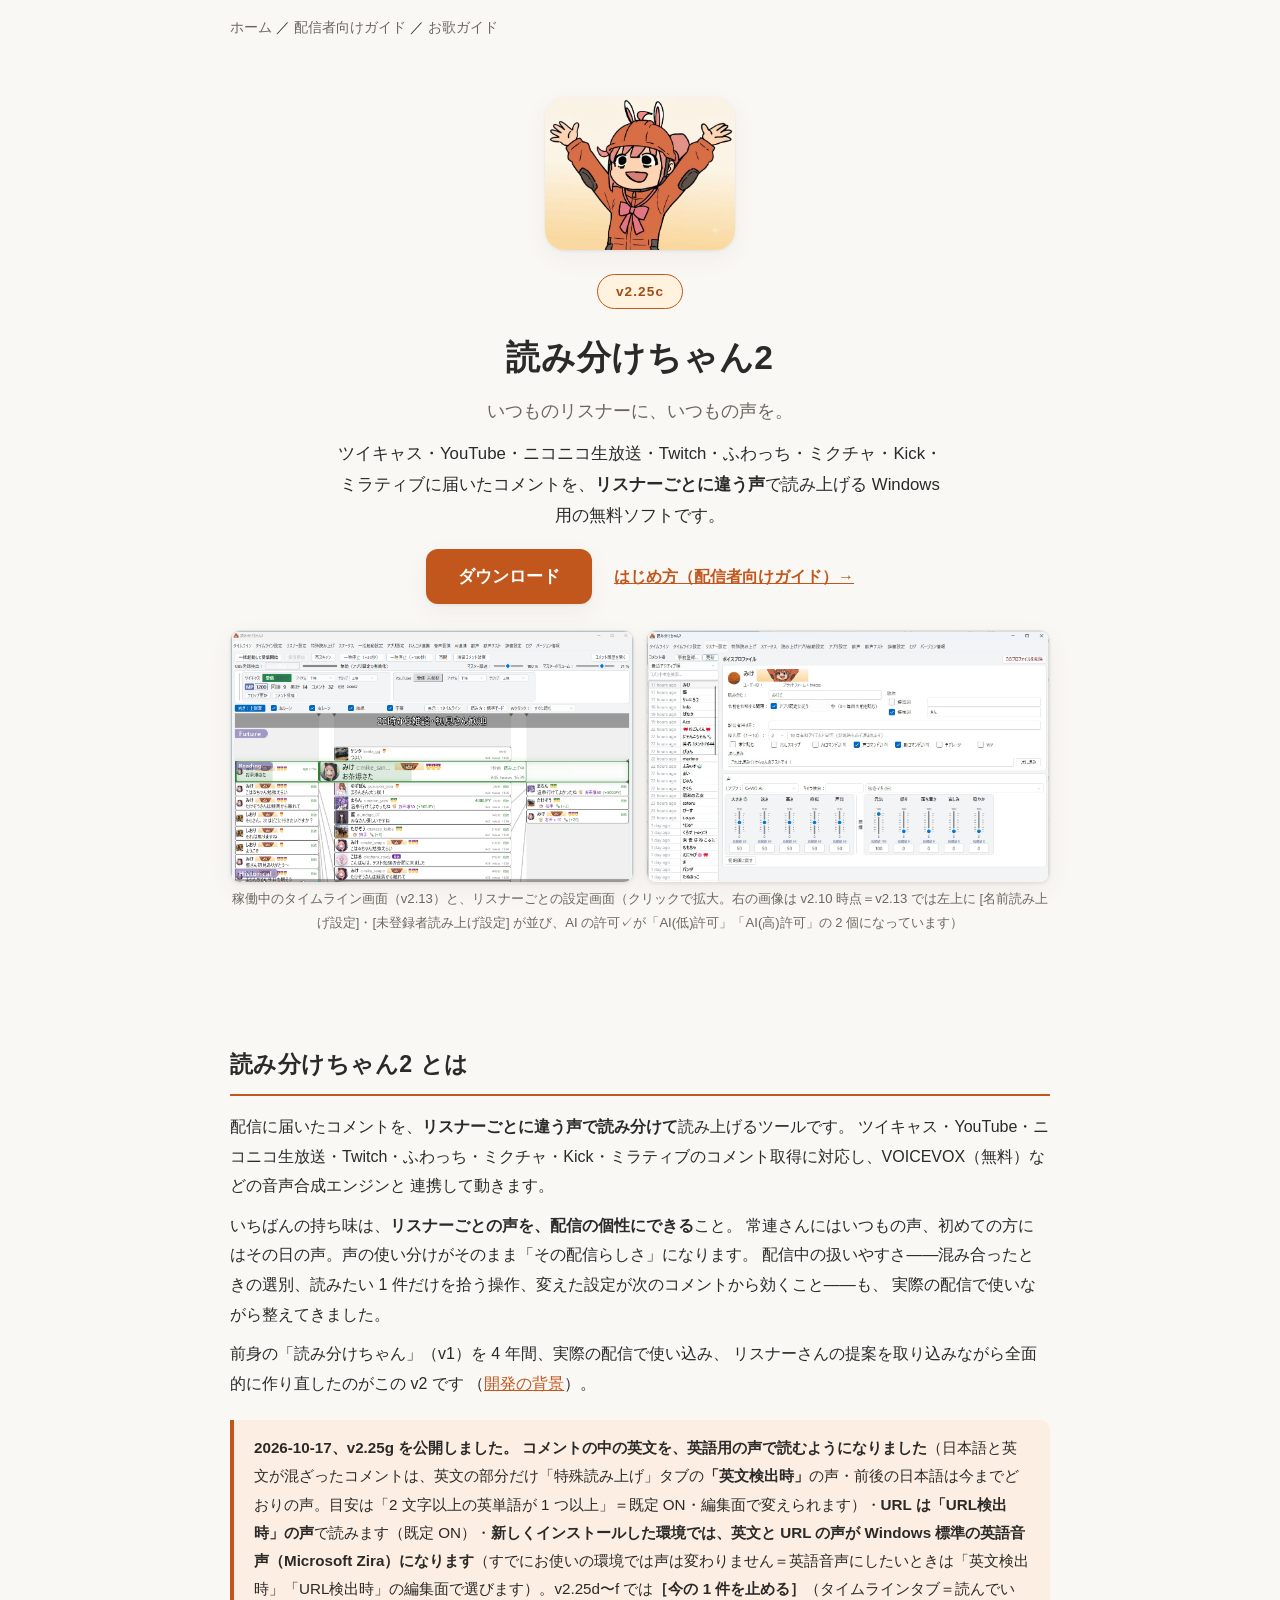
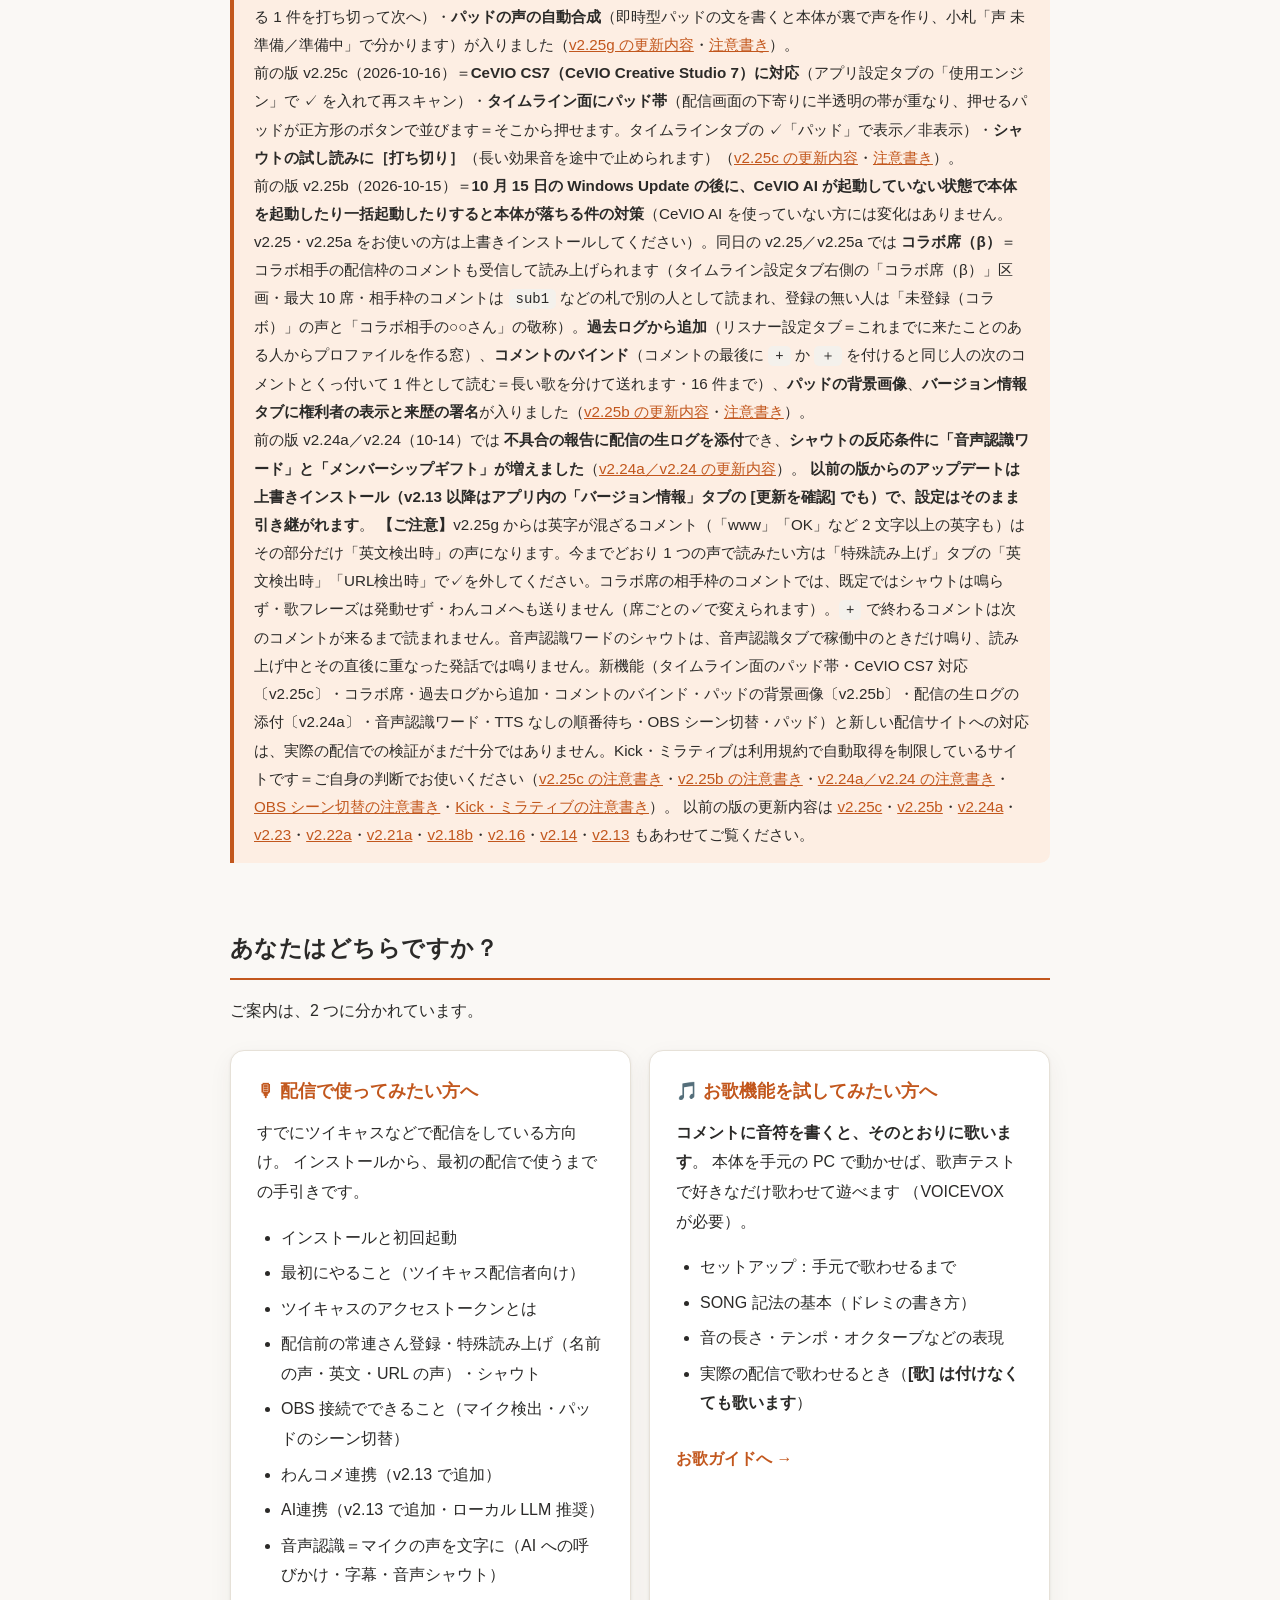
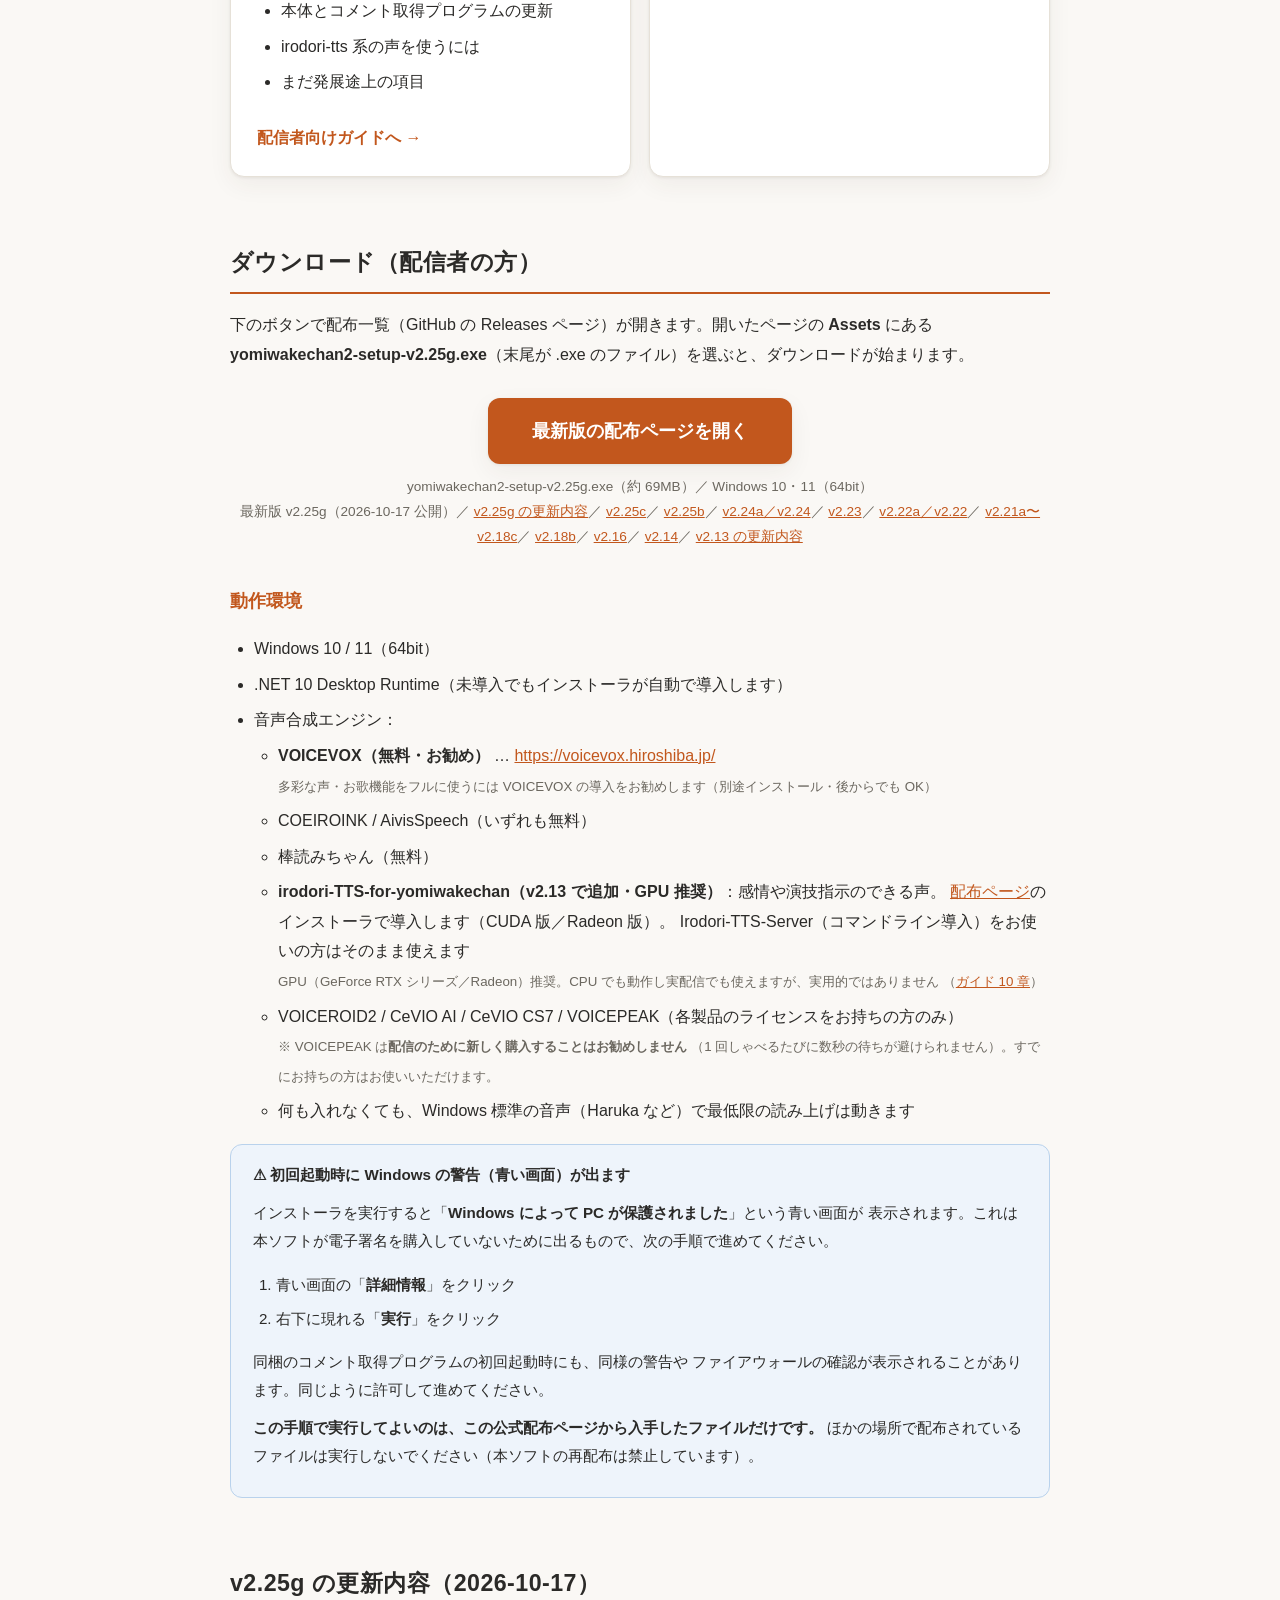
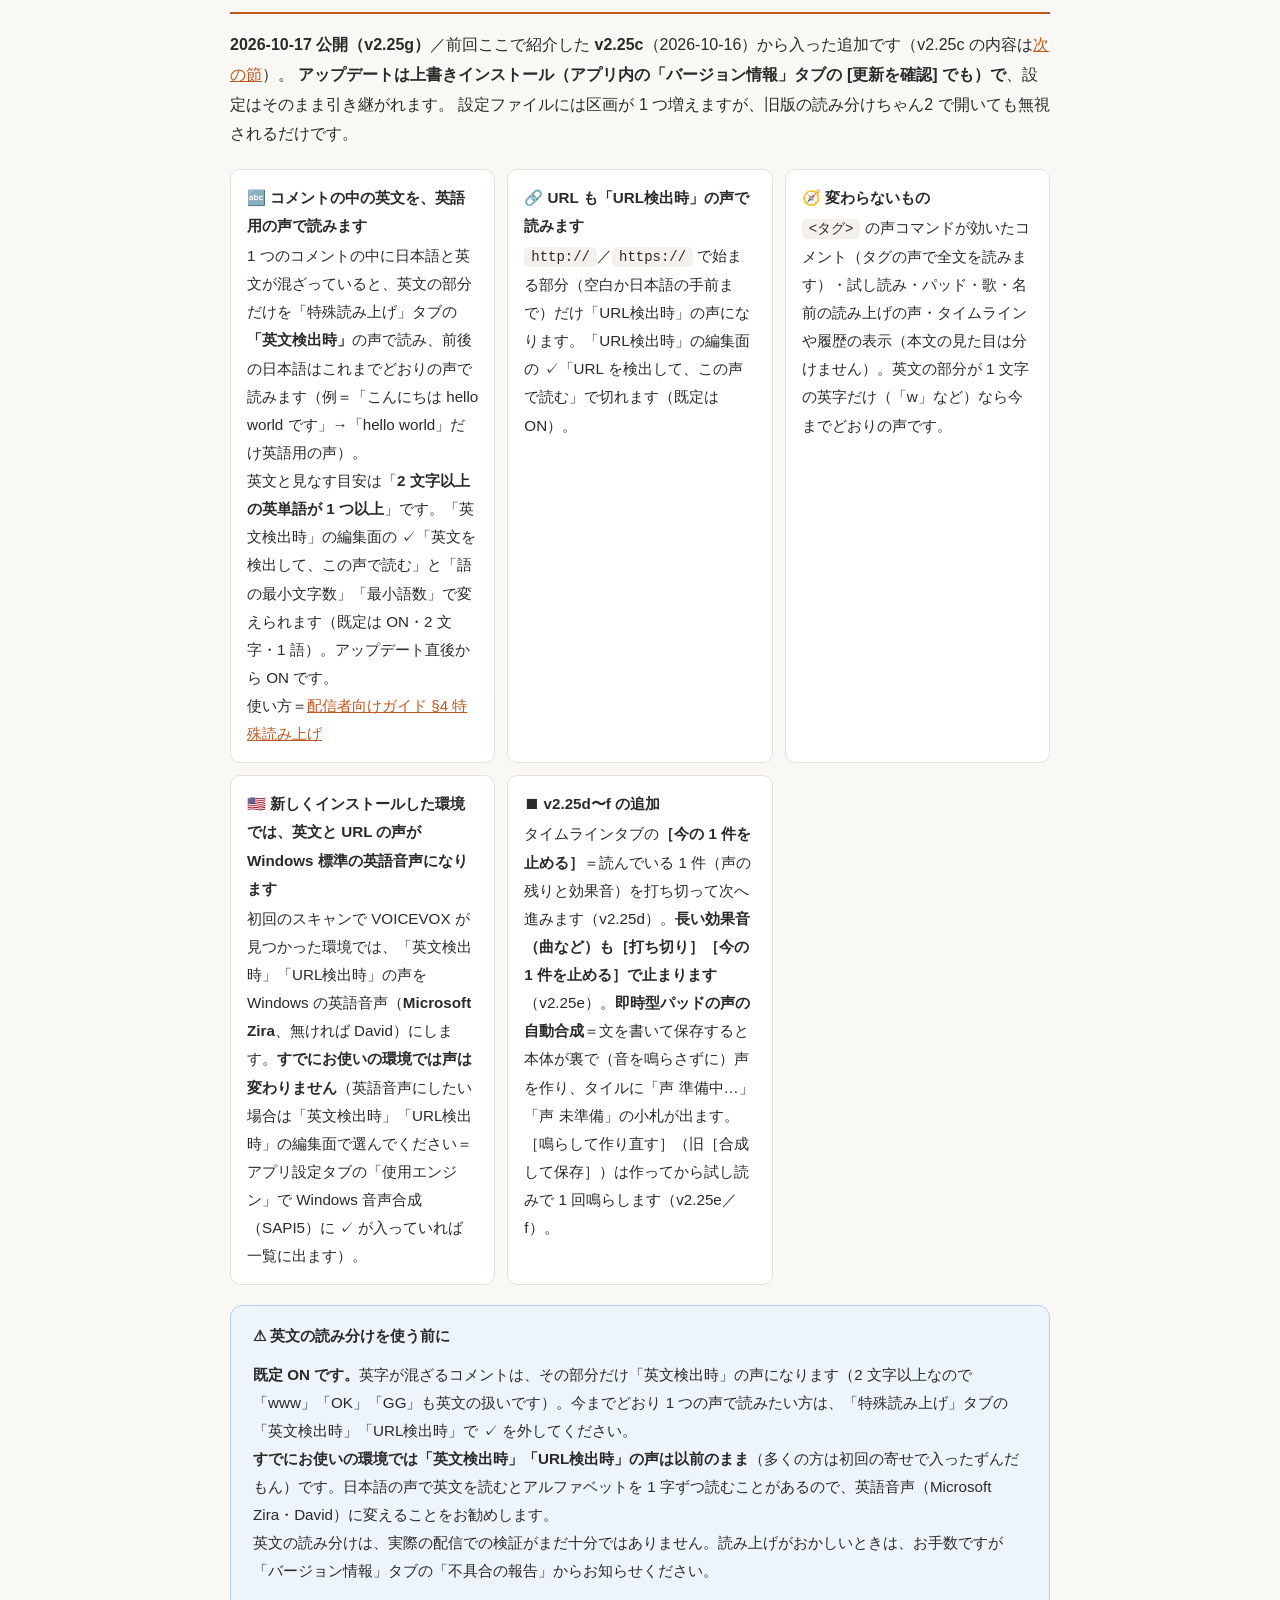
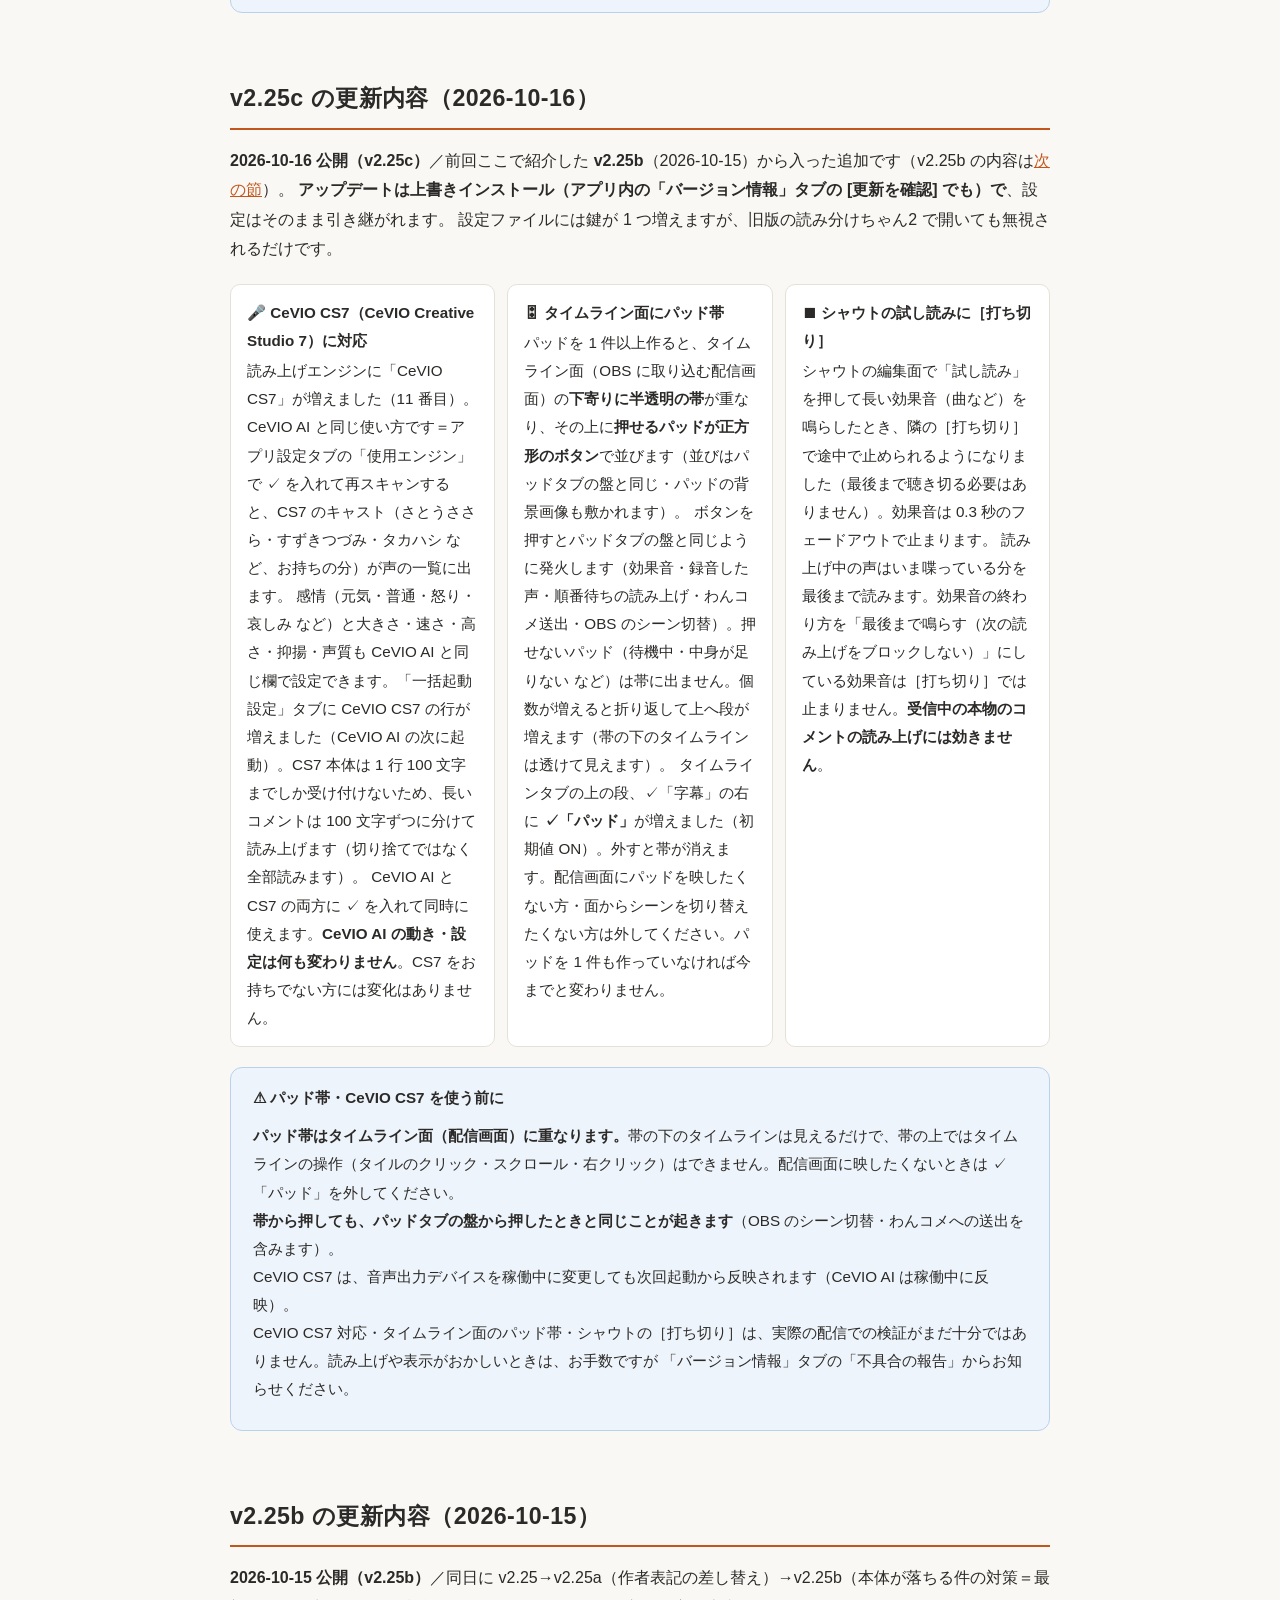
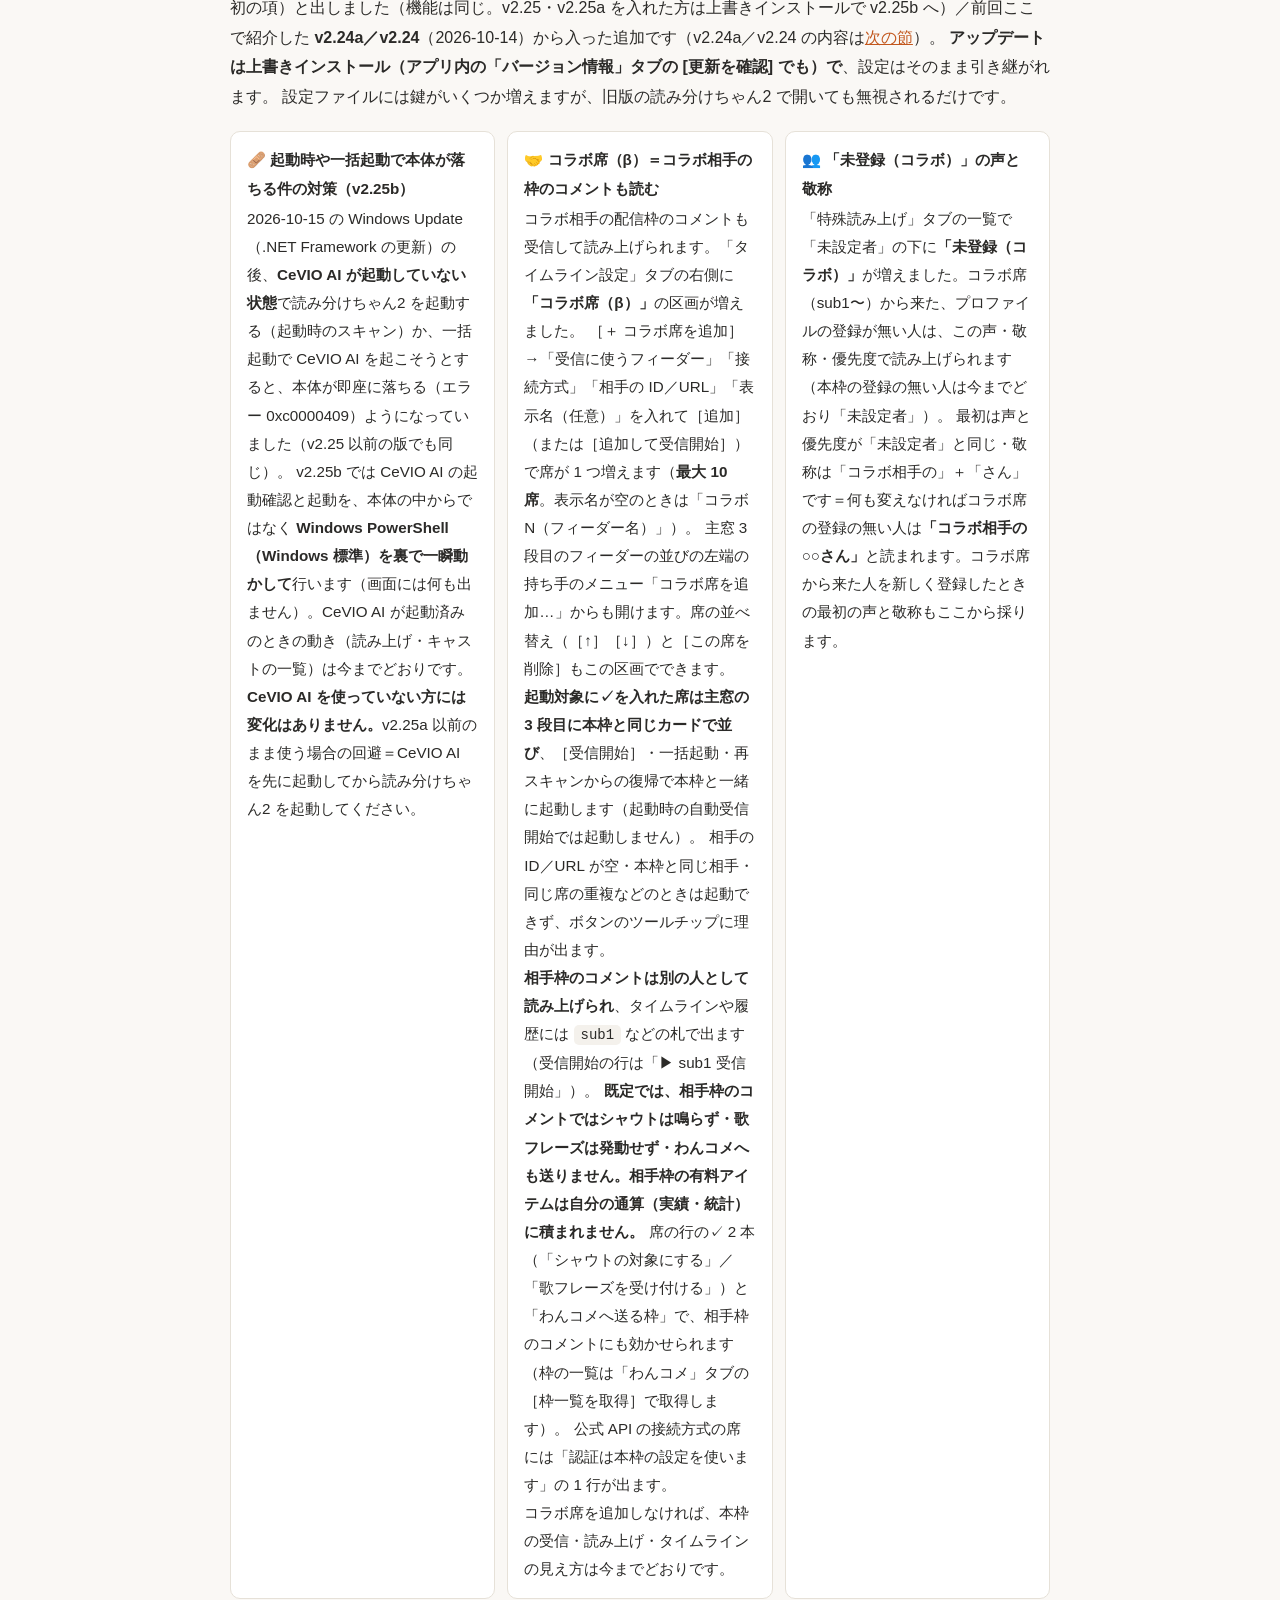
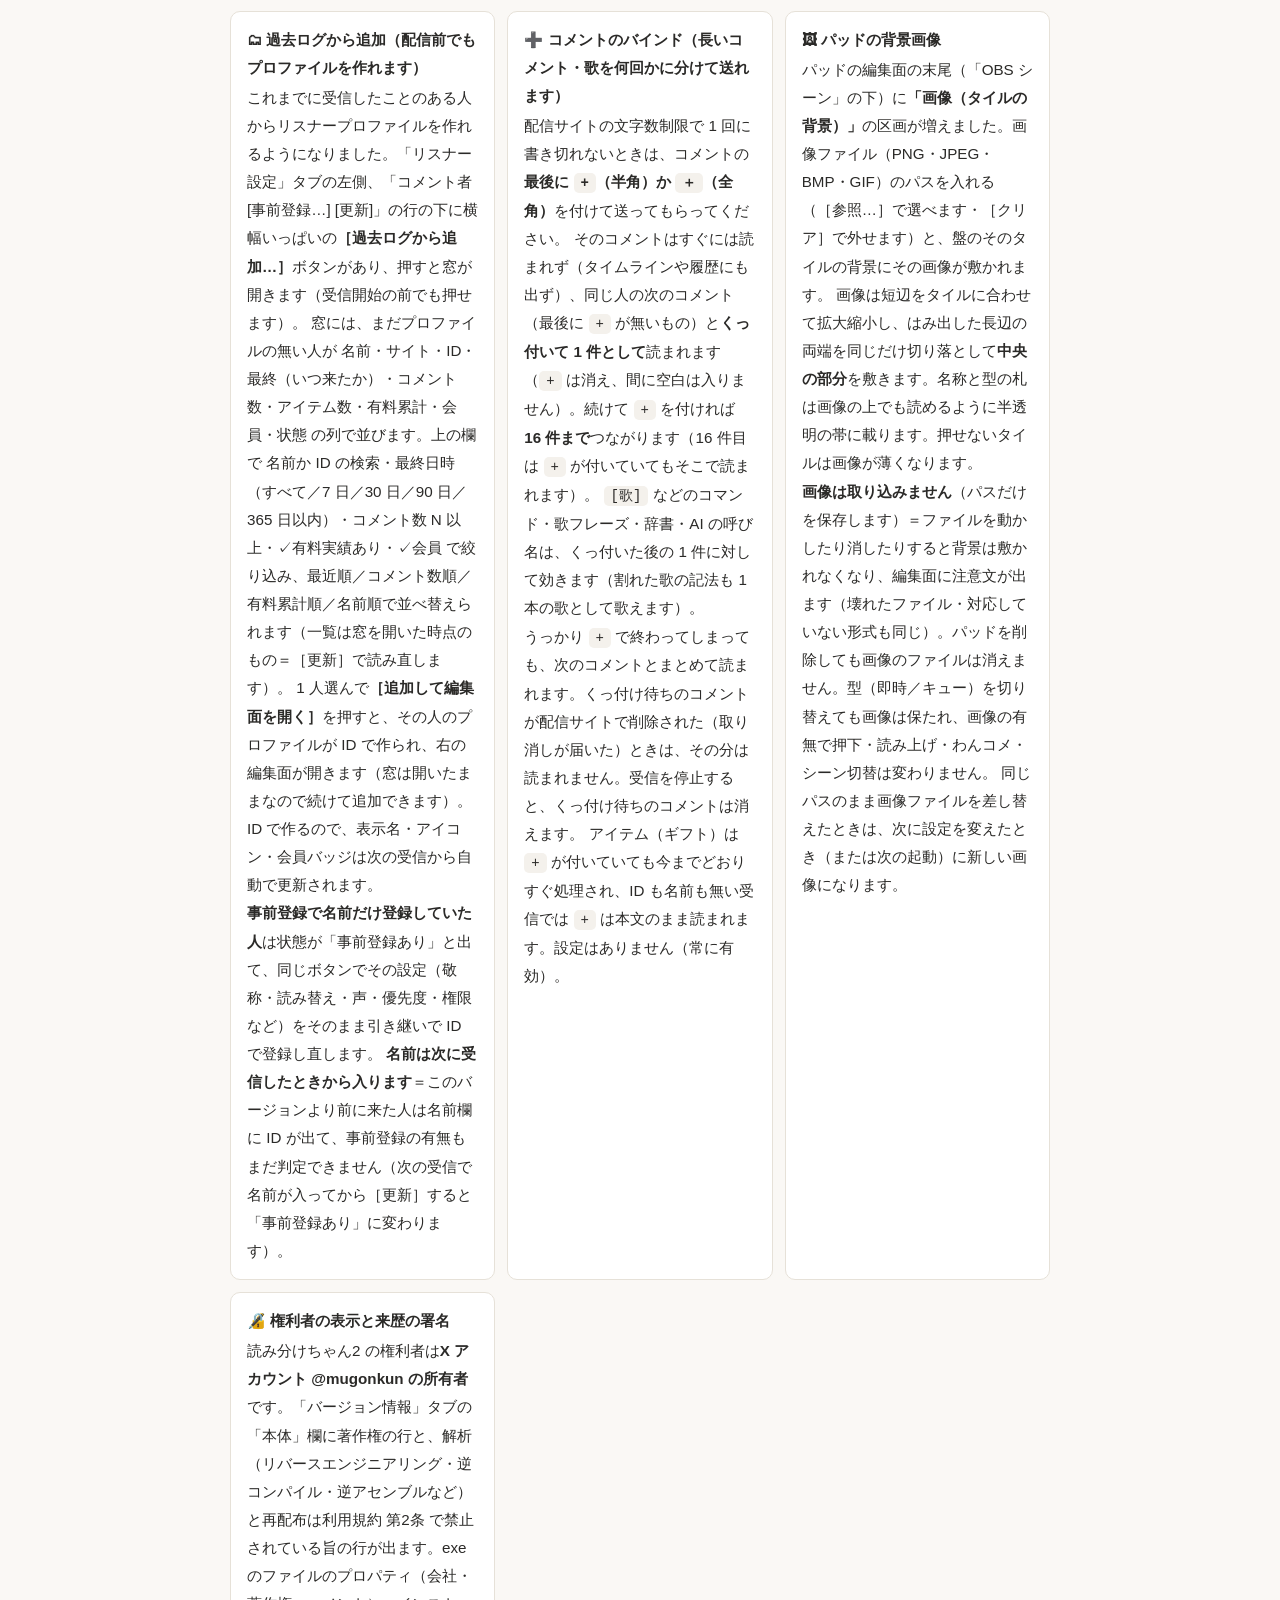
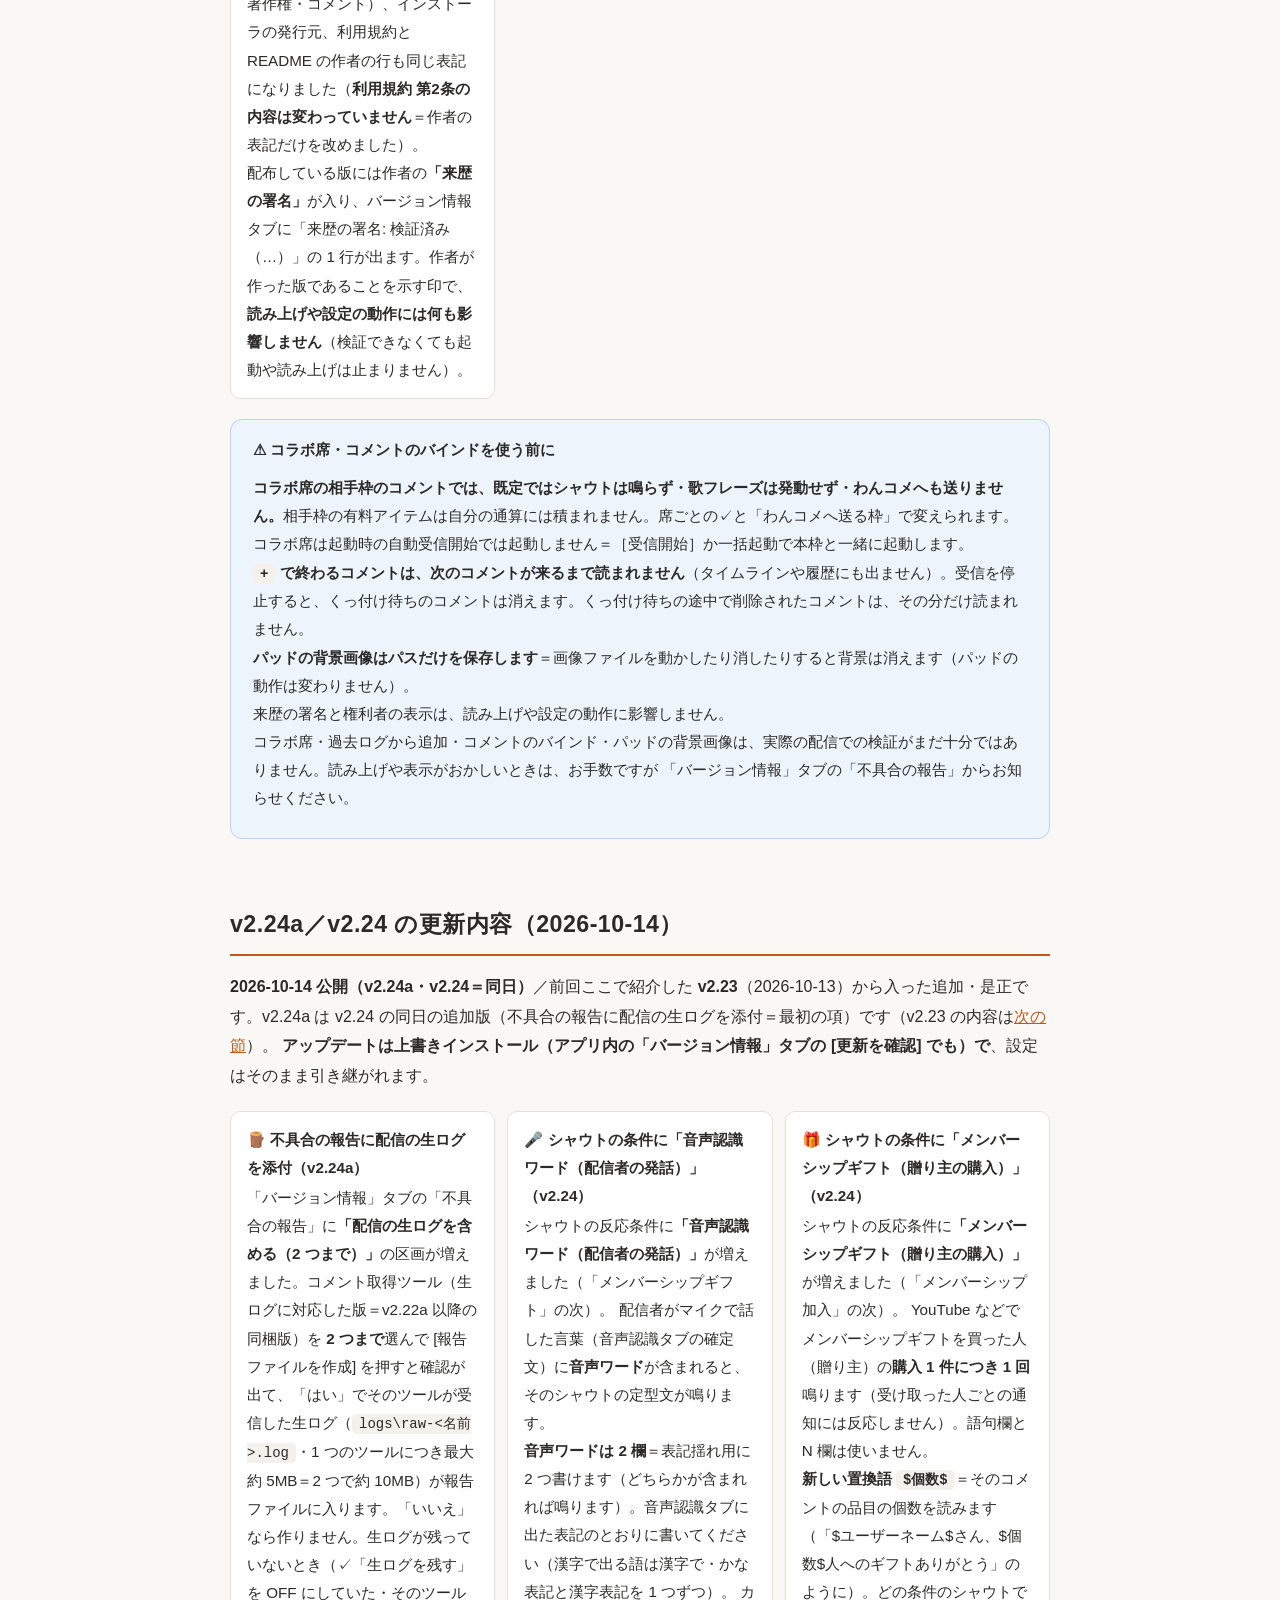
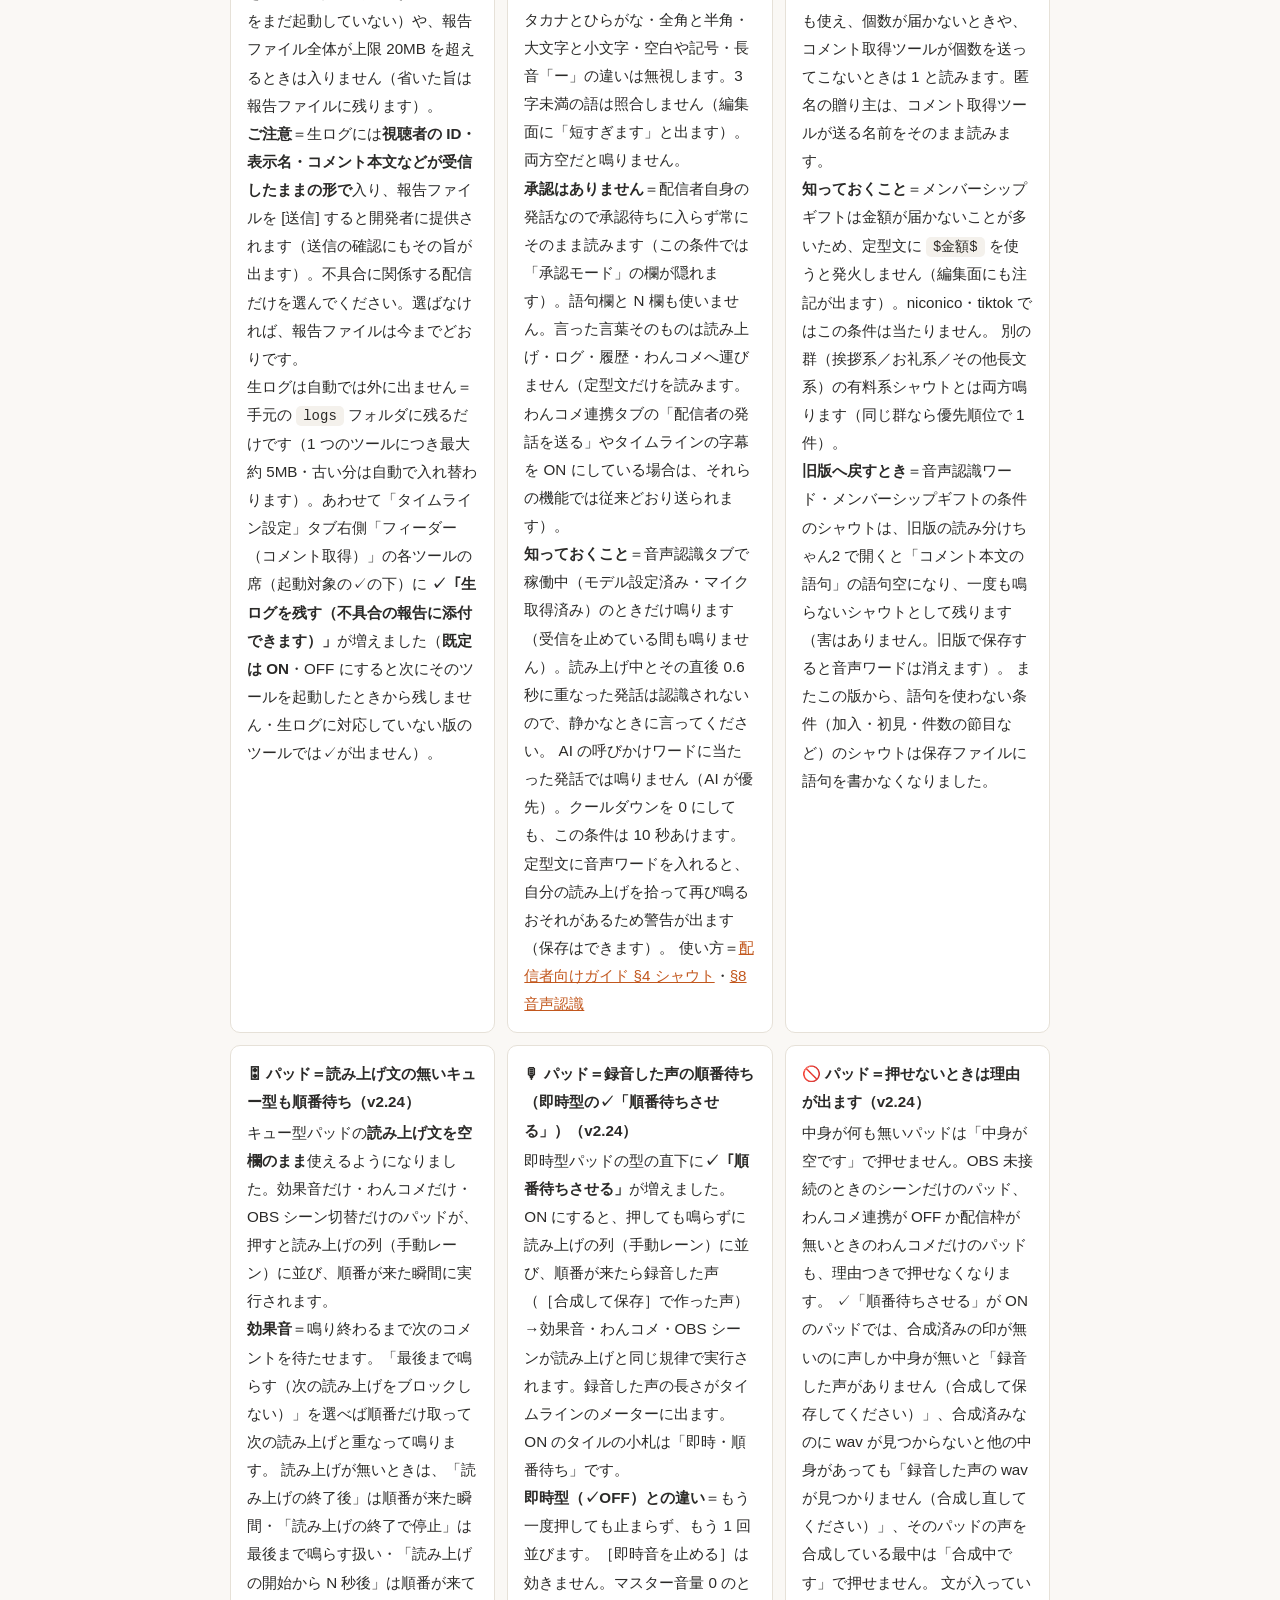
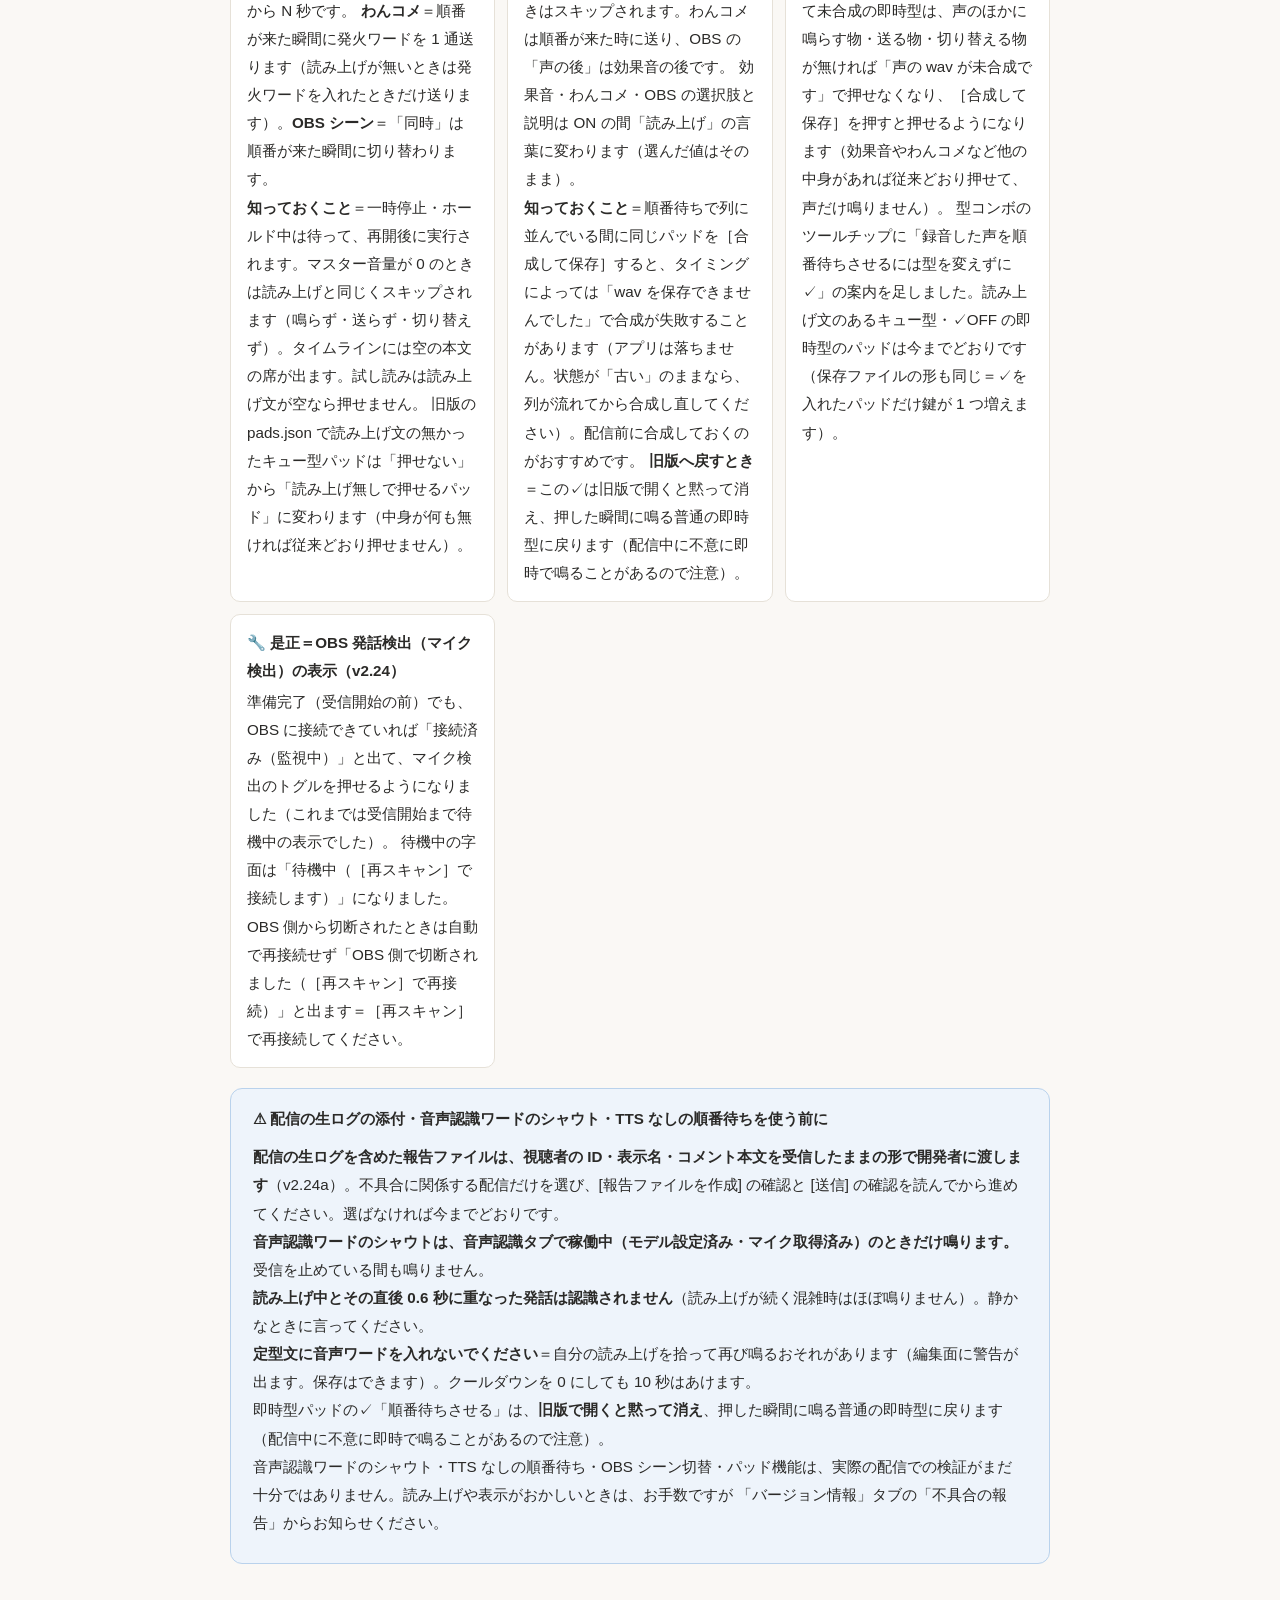
<file: index.html>
<!DOCTYPE html>
<html lang="ja">
<head>
<meta charset="UTF-8">
<meta name="viewport" content="width=device-width, initial-scale=1">
<title>読み分けちゃん2 — v2.25g ご案内</title>
<meta name="description" content="配信のコメントを複数の声で読み分けるツール「読み分けちゃん2」v2.25g の公式配布・案内ページ">
<link rel="icon" href="assets/mascot.jpg">
<link rel="stylesheet" href="assets/style.css">
</head>
<body>
<div class="wrap">

<nav class="site-head">
  <a href="index.html">ホーム</a> ／
  <a href="streamer.html">配信者向けガイド</a> ／
  <a href="song.html">お歌ガイド</a>
</nav>

<header class="hero">
  <img class="mascot" src="assets/mascot.jpg" alt="読み分けちゃんのキャラクター。オレンジのつなぎとヘルメット、うさ耳で両手を上げている" loading="lazy">
  <div><span class="badge">v2.25c</span></div>
  <h1>読み分けちゃん2</h1>
  <p class="tagline">いつものリスナーに、いつもの声を。</p>
  <p class="hero-lead">ツイキャス・YouTube・ニコニコ生放送・Twitch・ふわっち・ミクチャ・Kick・ミラティブに届いたコメントを、<b>リスナーごとに違う声</b>で読み上げる Windows 用の無料ソフトです。</p>
  <p class="hero-links"><a class="dl-button" href="#download">ダウンロード</a><a class="hero-guide" href="streamer.html">はじめ方（配信者向けガイド）→</a></p>
  <div class="hero-shots">
    <a href="screenshots/webinstruct/v213screenshots/timeline.png" target="_blank" rel="noopener">
      <img src="screenshots/webinstruct/v213screenshots/timeline.png" alt="稼働中のタイムラインタブ（v2.13）。上部の帯に [一括起動して受信開始]・[受信開始]・[再スキャン]、4 段目に「字幕」チェック、3 段目にツイキャスと YouTube の配信プラットフォーム情報。中央のレーンにコメントが流れ、緑の枠にいま読んでいるコメントが乗っている" loading="lazy">
    </a>
    <a href="screenshots/webinstruct/v210screenshots/voiceprofile.jpg" target="_blank" rel="noopener">
      <img src="screenshots/webinstruct/v210screenshots/voiceprofile.jpg" alt="リスナー設定タブ。左にコメント者の一覧、右に敬称・読み替え・優先度・声の割り当て" loading="lazy">
    </a>
  </div>
  <p class="hero-shots-note">稼働中のタイムライン画面（v2.13）と、リスナーごとの設定画面（クリックで拡大。右の画像は v2.10 時点＝v2.13 では左上に
  [名前読み上げ設定]・[未登録者読み上げ設定] が並び、AI の許可✓が「AI(低)許可」「AI(高)許可」の 2 個になっています）</p>
</header>

<!-- ============================================================ -->
<h2 id="what">読み分けちゃん2 とは</h2>

<p>配信に届いたコメントを、<b>リスナーごとに違う声で読み分けて</b>読み上げるツールです。
ツイキャス・YouTube・ニコニコ生放送・Twitch・ふわっち・ミクチャ・Kick・ミラティブのコメント取得に対応し、VOICEVOX（無料）などの音声合成エンジンと
連携して動きます。</p>

<p>いちばんの持ち味は、<b>リスナーごとの声を、配信の個性にできる</b>こと。
常連さんにはいつもの声、初めての方にはその日の声。声の使い分けがそのまま「その配信らしさ」になります。
配信中の扱いやすさ——混み合ったときの選別、読みたい 1 件だけを拾う操作、変えた設定が次のコメントから効くこと——も、
実際の配信で使いながら整えてきました。</p>

<p>前身の「読み分けちゃん」（v1）を 4 年間、実際の配信で使い込み、
リスナーさんの提案を取り込みながら全面的に作り直したのがこの v2 です
（<a href="#background">開発の背景</a>）。</p>

<p class="update-flash"><b>2026-10-17、v2.25g を公開しました。</b> <b>コメントの中の英文を、英語用の声で読むようになりました</b>（日本語と英文が混ざったコメントは、英文の部分だけ「特殊読み上げ」タブの<b>「英文検出時」</b>の声・前後の日本語は今までどおりの声。目安は「2 文字以上の英単語が 1 つ以上」＝既定 ON・編集面で変えられます）・<b>URL は「URL検出時」の声</b>で読みます（既定 ON）・<b>新しくインストールした環境では、英文と URL の声が Windows 標準の英語音声（Microsoft Zira）になります</b>（すでにお使いの環境では声は変わりません＝英語音声にしたいときは「英文検出時」「URL検出時」の編集面で選びます）。v2.25d〜f では<b>［今の 1 件を止める］</b>（タイムラインタブ＝読んでいる 1 件を打ち切って次へ）・<b>パッドの声の自動合成</b>（即時型パッドの文を書くと本体が裏で声を作り、小札「声 未準備／準備中」で分かります）が入りました（<a href="#whatsnew-v225g">v2.25g の更新内容</a>・<a href="#whatsnew-v225g-notice">注意書き</a>）。<br>前の版 v2.25c（2026-10-16）＝<b>CeVIO CS7（CeVIO Creative Studio 7）に対応</b>（アプリ設定タブの「使用エンジン」で ✓ を入れて再スキャン）・<b>タイムライン面にパッド帯</b>（配信画面の下寄りに半透明の帯が重なり、押せるパッドが正方形のボタンで並びます＝そこから押せます。タイムラインタブの ✓「パッド」で表示／非表示）・<b>シャウトの試し読みに［打ち切り］</b>（長い効果音を途中で止められます）（<a href="#whatsnew-v225c">v2.25c の更新内容</a>・<a href="#whatsnew-v225c-notice">注意書き</a>）。<br>前の版 v2.25b（2026-10-15）＝<b>10 月 15 日の Windows Update の後に、CeVIO AI が起動していない状態で本体を起動したり一括起動したりすると本体が落ちる件の対策</b>（CeVIO AI を使っていない方には変化はありません。v2.25・v2.25a をお使いの方は上書きインストールしてください）。同日の v2.25／v2.25a では <b>コラボ席（β）</b>＝コラボ相手の配信枠のコメントも受信して読み上げられます（タイムライン設定タブ右側の「コラボ席（β）」区画・最大 10 席・相手枠のコメントは <code>sub1</code> などの札で別の人として読まれ、登録の無い人は「未登録（コラボ）」の声と「コラボ相手の○○さん」の敬称）。<b>過去ログから追加</b>（リスナー設定タブ＝これまでに来たことのある人からプロファイルを作る窓）、<b>コメントのバインド</b>（コメントの最後に <code>+</code> か <code>＋</code> を付けると同じ人の次のコメントとくっ付いて 1 件として読む＝長い歌を分けて送れます・16 件まで）、<b>パッドの背景画像</b>、<b>バージョン情報タブに権利者の表示と来歴の署名</b>が入りました（<a href="#whatsnew-v225">v2.25b の更新内容</a>・<a href="#whatsnew-v225-notice">注意書き</a>）。<br>前の版 v2.24a／v2.24（10-14）では <b>不具合の報告に配信の生ログを添付</b>でき、<b>シャウトの反応条件に「音声認識ワード」と「メンバーシップギフト」が増えました</b>（<a href="#whatsnew-v224">v2.24a／v2.24 の更新内容</a>）。
<b>以前の版からのアップデートは上書きインストール（v2.13 以降はアプリ内の「バージョン情報」タブの [更新を確認] でも）で、設定はそのまま引き継がれます</b>。
<b>【ご注意】</b>v2.25g からは英字が混ざるコメント（「www」「OK」など 2 文字以上の英字も）はその部分だけ「英文検出時」の声になります。今までどおり 1 つの声で読みたい方は「特殊読み上げ」タブの「英文検出時」「URL検出時」で✓を外してください。コラボ席の相手枠のコメントでは、既定ではシャウトは鳴らず・歌フレーズは発動せず・わんコメへも送りません（席ごとの✓で変えられます）。<code>+</code> で終わるコメントは次のコメントが来るまで読まれません。音声認識ワードのシャウトは、音声認識タブで稼働中のときだけ鳴り、読み上げ中とその直後に重なった発話では鳴りません。新機能（タイムライン面のパッド帯・CeVIO CS7 対応〔v2.25c〕・コラボ席・過去ログから追加・コメントのバインド・パッドの背景画像〔v2.25b〕・配信の生ログの添付〔v2.24a〕・音声認識ワード・TTS なしの順番待ち・OBS シーン切替・パッド）と新しい配信サイトへの対応は、実際の配信での検証がまだ十分ではありません。Kick・ミラティブは利用規約で自動取得を制限しているサイトです＝ご自身の判断でお使いください（<a href="#whatsnew-v225c-notice">v2.25c の注意書き</a>・<a href="#whatsnew-v225-notice">v2.25b の注意書き</a>・<a href="#whatsnew-v224-notice">v2.24a／v2.24 の注意書き</a>・<a href="#whatsnew-v223-notice">OBS シーン切替の注意書き</a>・<a href="#whatsnew-v222-notice">Kick・ミラティブの注意書き</a>）。
以前の版の更新内容は <a href="#whatsnew-v225c">v2.25c</a>・<a href="#whatsnew-v225">v2.25b</a>・<a href="#whatsnew-v224">v2.24a</a>・<a href="#whatsnew-v223">v2.23</a>・<a href="#whatsnew-v222">v2.22a</a>・<a href="#whatsnew-v221">v2.21a</a>・<a href="#whatsnew-v218a">v2.18b</a>・<a href="#whatsnew">v2.16</a>・<a href="#whatsnew-v214">v2.14</a>・<a href="#whatsnew-v213">v2.13</a> もあわせてご覧ください。</p>

<!-- ============================================================ -->
<h2 id="audience">あなたはどちらですか？</h2>

<p>ご案内は、2 つに分かれています。</p>

<div class="cards">
  <a class="card" href="streamer.html">
    <h3>🎙 配信で使ってみたい方へ</h3>
    <p>すでにツイキャスなどで配信をしている方向け。
    インストールから、最初の配信で使うまでの手引きです。</p>
    <ul>
      <li>インストールと初回起動</li>
      <li>最初にやること（ツイキャス配信者向け）</li>
      <li>ツイキャスのアクセストークンとは</li>
      <li>配信前の常連さん登録・特殊読み上げ（名前の声・英文・URL の声）・シャウト</li>
      <li>OBS 接続でできること（マイク検出・パッドのシーン切替）</li>
      <li>わんコメ連携（v2.13 で追加）</li>
      <li>AI連携（v2.13 で追加・ローカル LLM 推奨）</li>
      <li>音声認識＝マイクの声を文字に（AI への呼びかけ・字幕・音声シャウト）</li>
      <li>本体とコメント取得プログラムの更新</li>
      <li>irodori-tts 系の声を使うには</li>
      <li>まだ発展途上の項目</li>
    </ul>
    <span class="go">配信者向けガイドへ →</span>
  </a>
  <a class="card" href="song.html">
    <h3>🎵 お歌機能を試してみたい方へ</h3>
    <p><b>コメントに音符を書くと、そのとおりに歌います</b>。
    本体を手元の PC で動かせば、歌声テストで好きなだけ歌わせて遊べます
    （VOICEVOX が必要）。</p>
    <ul>
      <li>セットアップ：手元で歌わせるまで</li>
      <li>SONG 記法の基本（ドレミの書き方）</li>
      <li>音の長さ・テンポ・オクターブなどの表現</li>
      <li>実際の配信で歌わせるとき（<b>[歌] は付けなくても歌います</b>）</li>
    </ul>
    <span class="go">お歌ガイドへ →</span>
  </a>
</div>

<!-- ============================================================ -->
<h2 id="download">ダウンロード（配信者の方）</h2>

<p>下のボタンで配布一覧（GitHub の Releases ページ）が開きます。開いたページの <b>Assets</b> にある
<b>yomiwakechan2-setup-v2.25g.exe</b>（末尾が .exe のファイル）を選ぶと、ダウンロードが始まります。</p>

<div class="dl-box">
  <a class="dl-button" href="https://github.com/mugonkun/yomiwakechan_v2/releases/latest">
    最新版の配布ページを開く
  </a>
  <p class="dl-note">yomiwakechan2-setup-v2.25g.exe（約 69MB）／ Windows 10・11（64bit）<br>
  最新版 v2.25g（2026-10-17 公開）／ <a href="#whatsnew-v225g">v2.25g の更新内容</a>／ <a href="#whatsnew-v225c">v2.25c</a>／ <a href="#whatsnew-v225">v2.25b</a>／ <a href="#whatsnew-v224">v2.24a／v2.24</a>／ <a href="#whatsnew-v223">v2.23</a>／ <a href="#whatsnew-v222">v2.22a／v2.22</a>／ <a href="#whatsnew-v221">v2.21a〜v2.18c</a>／ <a href="#whatsnew-v218a">v2.18b</a>／ <a href="#whatsnew">v2.16</a>／ <a href="#whatsnew-v214">v2.14</a>／ <a href="#whatsnew-v213">v2.13 の更新内容</a></p>
</div>

<h3>動作環境</h3>
<ul>
  <li>Windows 10 / 11（64bit）</li>
  <li>.NET 10 Desktop Runtime（未導入でもインストーラが自動で導入します）</li>
  <li>音声合成エンジン：
    <ul>
      <li><b>VOICEVOX（無料・お勧め）</b> … <a href="https://voicevox.hiroshiba.jp/">https://voicevox.hiroshiba.jp/</a><br>
        <small>多彩な声・お歌機能をフルに使うには VOICEVOX の導入をお勧めします（別途インストール・後からでも OK）</small></li>
      <li>COEIROINK / AivisSpeech（いずれも無料）</li>
      <li>棒読みちゃん（無料）</li>
      <li><b>irodori-TTS-for-yomiwakechan（v2.13 で追加・GPU 推奨）</b>：感情や演技指示のできる声。
        <a href="https://mugonkun.github.io/irodori-tts-for-yomiwakechan/">配布ページ</a>のインストーラで導入します（CUDA 版／Radeon 版）。
        Irodori-TTS-Server（コマンドライン導入）をお使いの方はそのまま使えます<br>
        <small>GPU（GeForce RTX シリーズ／Radeon）推奨。CPU でも動作し実配信でも使えますが、実用的ではありません
        （<a href="streamer.html#irodori">ガイド 10 章</a>）</small></li>
      <li>VOICEROID2 / CeVIO AI / CeVIO CS7 / VOICEPEAK（各製品のライセンスをお持ちの方のみ）<br>
        <small>※ VOICEPEAK は<b>配信のために新しく購入することはお勧めしません</b>
        （1 回しゃべるたびに数秒の待ちが避けられません）。すでにお持ちの方はお使いいただけます。</small></li>
      <li>何も入れなくても、Windows 標準の音声（Haruka など）で最低限の読み上げは動きます</li>
    </ul>
  </li>
</ul>

<div class="warn" id="smartscreen">
  <span class="warn-title">⚠ 初回起動時に Windows の警告（青い画面）が出ます</span>
  <p>インストーラを実行すると「<b>Windows によって PC が保護されました</b>」という青い画面が
  表示されます。これは本ソフトが電子署名を購入していないために出るもので、次の手順で進めてください。</p>
  <ol>
    <li>青い画面の「<b>詳細情報</b>」をクリック</li>
    <li>右下に現れる「<b>実行</b>」をクリック</li>
  </ol>
  <p>同梱のコメント取得プログラムの初回起動時にも、同様の警告や
  ファイアウォールの確認が表示されることがあります。同じように許可して進めてください。</p>
  <p><b>この手順で実行してよいのは、この公式配布ページから入手したファイルだけです。</b>
  ほかの場所で配布されているファイルは実行しないでください（本ソフトの再配布は禁止しています）。</p>
</div>

<!-- ============================================================ -->
<h2 id="whatsnew-v225g">v2.25g の更新内容（2026-10-17）</h2>

<p><b>2026-10-17 公開（v2.25g）</b>／前回ここで紹介した <b>v2.25c</b>（2026-10-16）から入った追加です（v2.25c の内容は<a href="#whatsnew-v225c">次の節</a>）。
<b>アップデートは上書きインストール（アプリ内の「バージョン情報」タブの [更新を確認] でも）で</b>、設定はそのまま引き継がれます。
設定ファイルには区画が 1 つ増えますが、旧版の読み分けちゃん2 で開いても無視されるだけです。</p>

<ul class="feature-grid">
  <li><b>🔤 コメントの中の英文を、英語用の声で読みます</b>1 つのコメントの中に日本語と英文が混ざっていると、英文の部分だけを「特殊読み上げ」タブの<b>「英文検出時」</b>の声で読み、前後の日本語はこれまでどおりの声で読みます（例＝「こんにちは hello world です」→「hello world」だけ英語用の声）。<br>
    英文と見なす目安は「<b>2 文字以上の英単語が 1 つ以上</b>」です。「英文検出時」の編集面の ✓「英文を検出して、この声で読む」と「語の最小文字数」「最小語数」で変えられます（既定は ON・2 文字・1 語）。アップデート直後から ON です。<br>
    使い方＝<a href="streamer.html#special">配信者向けガイド §4 特殊読み上げ</a></li>
  <li><b>🔗 URL も「URL検出時」の声で読みます</b><code>http://</code>／<code>https://</code> で始まる部分（空白か日本語の手前まで）だけ「URL検出時」の声になります。「URL検出時」の編集面の ✓「URL を検出して、この声で読む」で切れます（既定は ON）。</li>
  <li><b>🧭 変わらないもの</b><code>&lt;タグ&gt;</code> の声コマンドが効いたコメント（タグの声で全文を読みます）・試し読み・パッド・歌・名前の読み上げの声・タイムラインや履歴の表示（本文の見た目は分けません）。英文の部分が 1 文字の英字だけ（「w」など）なら今までどおりの声です。</li>
  <li><b>🇺🇸 新しくインストールした環境では、英文と URL の声が Windows 標準の英語音声になります</b>初回のスキャンで VOICEVOX が見つかった環境では、「英文検出時」「URL検出時」の声を Windows の英語音声（<b>Microsoft Zira</b>、無ければ David）にします。<b>すでにお使いの環境では声は変わりません</b>（英語音声にしたい場合は「英文検出時」「URL検出時」の編集面で選んでください＝アプリ設定タブの「使用エンジン」で Windows 音声合成（SAPI5）に ✓ が入っていれば一覧に出ます）。</li>
  <li><b>⏹ v2.25d〜f の追加</b>タイムラインタブの<b>［今の 1 件を止める］</b>＝読んでいる 1 件（声の残りと効果音）を打ち切って次へ進みます（v2.25d）。<b>長い効果音（曲など）も［打ち切り］［今の 1 件を止める］で止まります</b>（v2.25e）。<b>即時型パッドの声の自動合成</b>＝文を書いて保存すると本体が裏で（音を鳴らさずに）声を作り、タイルに「声 準備中…」「声 未準備」の小札が出ます。［鳴らして作り直す］（旧［合成して保存］）は作ってから試し読みで 1 回鳴らします（v2.25e／f）。</li>
</ul>

<div class="warn" id="whatsnew-v225g-notice">
  <span class="warn-title">⚠ 英文の読み分けを使う前に</span>
  <p><b>既定 ON です。</b>英字が混ざるコメントは、その部分だけ「英文検出時」の声になります（2 文字以上なので「www」「OK」「GG」も英文の扱いです）。今までどおり 1 つの声で読みたい方は、「特殊読み上げ」タブの「英文検出時」「URL検出時」で ✓ を外してください。<br>
  <b>すでにお使いの環境では「英文検出時」「URL検出時」の声は以前のまま</b>（多くの方は初回の寄せで入ったずんだもん）です。日本語の声で英文を読むとアルファベットを 1 字ずつ読むことがあるので、英語音声（Microsoft Zira・David）に変えることをお勧めします。<br>
  英文の読み分けは、実際の配信での検証がまだ十分ではありません。読み上げがおかしいときは、お手数ですが「バージョン情報」タブの「不具合の報告」からお知らせください。</p>
</div>

<h2 id="whatsnew-v225c">v2.25c の更新内容（2026-10-16）</h2>

<p><b>2026-10-16 公開（v2.25c）</b>／前回ここで紹介した <b>v2.25b</b>（2026-10-15）から入った追加です（v2.25b の内容は<a href="#whatsnew-v225">次の節</a>）。
<b>アップデートは上書きインストール（アプリ内の「バージョン情報」タブの [更新を確認] でも）で</b>、設定はそのまま引き継がれます。
設定ファイルには鍵が 1 つ増えますが、旧版の読み分けちゃん2 で開いても無視されるだけです。</p>

<ul class="feature-grid">
  <li><b>🎤 CeVIO CS7（CeVIO Creative Studio 7）に対応</b>読み上げエンジンに「CeVIO CS7」が増えました（11 番目）。CeVIO AI と同じ使い方です＝アプリ設定タブの「使用エンジン」で ✓ を入れて再スキャンすると、CS7 のキャスト（さとうささら・すずきつづみ・タカハシ など、お持ちの分）が声の一覧に出ます。
    感情（元気・普通・怒り・哀しみ など）と大きさ・速さ・高さ・抑揚・声質も CeVIO AI と同じ欄で設定できます。「一括起動設定」タブに CeVIO CS7 の行が増えました（CeVIO AI の次に起動）。CS7 本体は 1 行 100 文字までしか受け付けないため、長いコメントは 100 文字ずつに分けて読み上げます（切り捨てではなく全部読みます）。
    CeVIO AI と CS7 の両方に ✓ を入れて同時に使えます。<b>CeVIO AI の動き・設定は何も変わりません</b>。CS7 をお持ちでない方には変化はありません。</li>
  <li><b>🎛 タイムライン面にパッド帯</b>パッドを 1 件以上作ると、タイムライン面（OBS に取り込む配信画面）の<b>下寄りに半透明の帯</b>が重なり、その上に<b>押せるパッドが正方形のボタン</b>で並びます（並びはパッドタブの盤と同じ・パッドの背景画像も敷かれます）。
    ボタンを押すとパッドタブの盤と同じように発火します（効果音・録音した声・順番待ちの読み上げ・わんコメ送出・OBS のシーン切替）。押せないパッド（待機中・中身が足りない など）は帯に出ません。個数が増えると折り返して上へ段が増えます（帯の下のタイムラインは透けて見えます）。
    タイムラインタブの上の段、✓「字幕」の右に <b>✓「パッド」</b>が増えました（初期値 ON）。外すと帯が消えます。配信画面にパッドを映したくない方・面からシーンを切り替えたくない方は外してください。パッドを 1 件も作っていなければ今までと変わりません。</li>
  <li><b>⏹ シャウトの試し読みに［打ち切り］</b>シャウトの編集面で「試し読み」を押して長い効果音（曲など）を鳴らしたとき、隣の［打ち切り］で途中で止められるようになりました（最後まで聴き切る必要はありません）。効果音は 0.3 秒のフェードアウトで止まります。
    読み上げ中の声はいま喋っている分を最後まで読みます。効果音の終わり方を「最後まで鳴らす（次の読み上げをブロックしない）」にしている効果音は［打ち切り］では止まりません。<b>受信中の本物のコメントの読み上げには効きません</b>。</li>
</ul>

<div class="warn" id="whatsnew-v225c-notice">
  <span class="warn-title">⚠ パッド帯・CeVIO CS7 を使う前に</span>
  <p><b>パッド帯はタイムライン面（配信画面）に重なります。</b>帯の下のタイムラインは見えるだけで、帯の上ではタイムラインの操作（タイルのクリック・スクロール・右クリック）はできません。配信画面に映したくないときは ✓「パッド」を外してください。<br>
  <b>帯から押しても、パッドタブの盤から押したときと同じことが起きます</b>（OBS のシーン切替・わんコメへの送出を含みます）。<br>
  CeVIO CS7 は、音声出力デバイスを稼働中に変更しても次回起動から反映されます（CeVIO AI は稼働中に反映）。<br>
  CeVIO CS7 対応・タイムライン面のパッド帯・シャウトの［打ち切り］は、実際の配信での検証がまだ十分ではありません。読み上げや表示がおかしいときは、お手数ですが
  「バージョン情報」タブの「不具合の報告」からお知らせください。</p>
</div>

<h2 id="whatsnew-v225">v2.25b の更新内容（2026-10-15）</h2>

<p><b>2026-10-15 公開（v2.25b）</b>／同日に v2.25→v2.25a（作者表記の差し替え）→v2.25b（本体が落ちる件の対策＝最初の項）と出しました（機能は同じ。v2.25・v2.25a を入れた方は上書きインストールで v2.25b へ）／前回ここで紹介した <b>v2.24a／v2.24</b>（2026-10-14）から入った追加です（v2.24a／v2.24 の内容は<a href="#whatsnew-v224">次の節</a>）。
<b>アップデートは上書きインストール（アプリ内の「バージョン情報」タブの [更新を確認] でも）で</b>、設定はそのまま引き継がれます。
設定ファイルには鍵がいくつか増えますが、旧版の読み分けちゃん2 で開いても無視されるだけです。</p>

<ul class="feature-grid">
  <li><b>🩹 起動時や一括起動で本体が落ちる件の対策（v2.25b）</b>2026-10-15 の Windows Update（.NET Framework の更新）の後、<b>CeVIO AI が起動していない状態</b>で読み分けちゃん2 を起動する（起動時のスキャン）か、一括起動で CeVIO AI を起こそうとすると、本体が即座に落ちる（エラー 0xc0000409）ようになっていました（v2.25 以前の版でも同じ）。
    v2.25b では CeVIO AI の起動確認と起動を、本体の中からではなく <b>Windows PowerShell（Windows 標準）を裏で一瞬動かして</b>行います（画面には何も出ません）。CeVIO AI が起動済みのときの動き（読み上げ・キャストの一覧）は今までどおりです。
    <b>CeVIO AI を使っていない方には変化はありません。</b>v2.25a 以前のまま使う場合の回避＝CeVIO AI を先に起動してから読み分けちゃん2 を起動してください。</li>
  <li><b>🤝 コラボ席（β）＝コラボ相手の枠のコメントも読む</b>コラボ相手の配信枠のコメントも受信して読み上げられます。「タイムライン設定」タブの右側に<b>「コラボ席（β）」</b>の区画が増えました。
    ［＋ コラボ席を追加］→「受信に使うフィーダー」「接続方式」「相手の ID／URL」「表示名（任意）」を入れて［追加］（または［追加して受信開始］）で席が 1 つ増えます（<b>最大 10 席</b>。表示名が空のときは「コラボN（フィーダー名）」）。
    主窓 3 段目のフィーダーの並びの左端の持ち手のメニュー「コラボ席を追加…」からも開けます。席の並べ替え（［↑］［↓］）と［この席を削除］もこの区画でできます。<br>
    <b>起動対象に✓を入れた席は主窓の 3 段目に本枠と同じカードで並び</b>、［受信開始］・一括起動・再スキャンからの復帰で本枠と一緒に起動します（起動時の自動受信開始では起動しません）。
    相手の ID／URL が空・本枠と同じ相手・同じ席の重複などのときは起動できず、ボタンのツールチップに理由が出ます。<br>
    <b>相手枠のコメントは別の人として読み上げられ</b>、タイムラインや履歴には <code>sub1</code> などの札で出ます（受信開始の行は「▶ sub1 受信開始」）。
    <b>既定では、相手枠のコメントではシャウトは鳴らず・歌フレーズは発動せず・わんコメへも送りません。相手枠の有料アイテムは自分の通算（実績・統計）に積まれません。</b>
    席の行の✓ 2 本（「シャウトの対象にする」／「歌フレーズを受け付ける」）と「わんコメへ送る枠」で、相手枠のコメントにも効かせられます（枠の一覧は「わんコメ」タブの［枠一覧を取得］で取得します）。
    公式 API の接続方式の席には「認証は本枠の設定を使います」の 1 行が出ます。<br>
    コラボ席を追加しなければ、本枠の受信・読み上げ・タイムラインの見え方は今までどおりです。</li>
  <li><b>👥 「未登録（コラボ）」の声と敬称</b>「特殊読み上げ」タブの一覧で「未設定者」の下に<b>「未登録（コラボ）」</b>が増えました。コラボ席（sub1〜）から来た、プロファイルの登録が無い人は、この声・敬称・優先度で読み上げられます（本枠の登録の無い人は今までどおり「未設定者」）。
    最初は声と優先度が「未設定者」と同じ・敬称は「コラボ相手の」＋「さん」です＝何も変えなければコラボ席の登録の無い人は<b>「コラボ相手の○○さん」</b>と読まれます。コラボ席から来た人を新しく登録したときの最初の声と敬称もここから採ります。</li>
  <li><b>🗂 過去ログから追加（配信前でもプロファイルを作れます）</b>これまでに受信したことのある人からリスナープロファイルを作れるようになりました。「リスナー設定」タブの左側、「コメント者 [事前登録…] [更新]」の行の下に横幅いっぱいの<b>［過去ログから追加…］</b>ボタンがあり、押すと窓が開きます（受信開始の前でも押せます）。
    窓には、まだプロファイルの無い人が 名前・サイト・ID・最終（いつ来たか）・コメント数・アイテム数・有料累計・会員・状態 の列で並びます。上の欄で 名前か ID の検索・最終日時（すべて／7 日／30 日／90 日／365 日以内）・コメント数 N 以上・✓有料実績あり・✓会員 で絞り込み、最近順／コメント数順／有料累計順／名前順で並べ替えられます（一覧は窓を開いた時点のもの＝［更新］で読み直します）。
    1 人選んで<b>［追加して編集面を開く］</b>を押すと、その人のプロファイルが ID で作られ、右の編集面が開きます（窓は開いたままなので続けて追加できます）。ID で作るので、表示名・アイコン・会員バッジは次の受信から自動で更新されます。<br>
    <b>事前登録で名前だけ登録していた人</b>は状態が「事前登録あり」と出て、同じボタンでその設定（敬称・読み替え・声・優先度・権限など）をそのまま引き継いで ID で登録し直します。
    <b>名前は次に受信したときから入ります</b>＝このバージョンより前に来た人は名前欄に ID が出て、事前登録の有無もまだ判定できません（次の受信で名前が入ってから［更新］すると「事前登録あり」に変わります）。</li>
  <li><b>➕ コメントのバインド（長いコメント・歌を何回かに分けて送れます）</b>配信サイトの文字数制限で 1 回に書き切れないときは、コメントの<b>最後に <code>+</code>（半角）か <code>＋</code>（全角）</b>を付けて送ってもらってください。
    そのコメントはすぐには読まれず（タイムラインや履歴にも出ず）、同じ人の次のコメント（最後に <code>+</code> が無いもの）と<b>くっ付いて 1 件として</b>読まれます（<code>+</code> は消え、間に空白は入りません）。続けて <code>+</code> を付ければ <b>16 件まで</b>つながります（16 件目は <code>+</code> が付いていてもそこで読まれます）。
    <code>[歌]</code> などのコマンド・歌フレーズ・辞書・AI の呼び名は、くっ付いた後の 1 件に対して効きます（割れた歌の記法も 1 本の歌として歌えます）。<br>
    うっかり <code>+</code> で終わってしまっても、次のコメントとまとめて読まれます。くっ付け待ちのコメントが配信サイトで削除された（取り消しが届いた）ときは、その分は読まれません。受信を停止すると、くっ付け待ちのコメントは消えます。
    アイテム（ギフト）は <code>+</code> が付いていても今までどおりすぐ処理され、ID も名前も無い受信では <code>+</code> は本文のまま読まれます。設定はありません（常に有効）。</li>
  <li><b>🖼 パッドの背景画像</b>パッドの編集面の末尾（「OBS シーン」の下）に<b>「画像（タイルの背景）」</b>の区画が増えました。画像ファイル（PNG・JPEG・BMP・GIF）のパスを入れる（［参照…］で選べます・［クリア］で外せます）と、盤のそのタイルの背景にその画像が敷かれます。
    画像は短辺をタイルに合わせて拡大縮小し、はみ出した長辺の両端を同じだけ切り落として<b>中央の部分</b>を敷きます。名称と型の札は画像の上でも読めるように半透明の帯に載ります。押せないタイルは画像が薄くなります。<br>
    <b>画像は取り込みません</b>（パスだけを保存します）＝ファイルを動かしたり消したりすると背景は敷かれなくなり、編集面に注意文が出ます（壊れたファイル・対応していない形式も同じ）。パッドを削除しても画像のファイルは消えません。型（即時／キュー）を切り替えても画像は保たれ、画像の有無で押下・読み上げ・わんコメ・シーン切替は変わりません。
    同じパスのまま画像ファイルを差し替えたときは、次に設定を変えたとき（または次の起動）に新しい画像になります。</li>
  <li><b>🔏 権利者の表示と来歴の署名</b>読み分けちゃん2 の権利者は<b>X アカウント @mugonkun の所有者</b>です。「バージョン情報」タブの「本体」欄に著作権の行と、解析（リバースエンジニアリング・逆コンパイル・逆アセンブルなど）と再配布は利用規約 第2条 で禁止されている旨の行が出ます。exe のファイルのプロパティ（会社・著作権・コメント）、インストーラの発行元、利用規約と README の作者の行も同じ表記になりました（<b>利用規約 第2条の内容は変わっていません</b>＝作者の表記だけを改めました）。<br>
    配布している版には作者の<b>「来歴の署名」</b>が入り、バージョン情報タブに「来歴の署名: 検証済み（…）」の 1 行が出ます。作者が作った版であることを示す印で、<b>読み上げや設定の動作には何も影響しません</b>（検証できなくても起動や読み上げは止まりません）。</li>
</ul>

<div class="warn" id="whatsnew-v225-notice">
  <span class="warn-title">⚠ コラボ席・コメントのバインドを使う前に</span>
  <p><b>コラボ席の相手枠のコメントでは、既定ではシャウトは鳴らず・歌フレーズは発動せず・わんコメへも送りません。</b>相手枠の有料アイテムは自分の通算には積まれません。席ごとの✓と「わんコメへ送る枠」で変えられます。
  コラボ席は起動時の自動受信開始では起動しません＝［受信開始］か一括起動で本枠と一緒に起動します。<br>
  <b><code>+</code> で終わるコメントは、次のコメントが来るまで読まれません</b>（タイムラインや履歴にも出ません）。受信を停止すると、くっ付け待ちのコメントは消えます。くっ付け待ちの途中で削除されたコメントは、その分だけ読まれません。<br>
  <b>パッドの背景画像はパスだけを保存します</b>＝画像ファイルを動かしたり消したりすると背景は消えます（パッドの動作は変わりません）。<br>
  来歴の署名と権利者の表示は、読み上げや設定の動作に影響しません。<br>
  コラボ席・過去ログから追加・コメントのバインド・パッドの背景画像は、実際の配信での検証がまだ十分ではありません。読み上げや表示がおかしいときは、お手数ですが
  「バージョン情報」タブの「不具合の報告」からお知らせください。</p>
</div>

<!-- ============================================================ -->
<h2 id="whatsnew-v224">v2.24a／v2.24 の更新内容（2026-10-14）</h2>

<p><b>2026-10-14 公開（v2.24a・v2.24＝同日）</b>／前回ここで紹介した <b>v2.23</b>（2026-10-13）から入った追加・是正です。v2.24a は v2.24 の同日の追加版（不具合の報告に配信の生ログを添付＝最初の項）です（v2.23 の内容は<a href="#whatsnew-v223">次の節</a>）。
<b>アップデートは上書きインストール（アプリ内の「バージョン情報」タブの [更新を確認] でも）で</b>、設定はそのまま引き継がれます。</p>

<ul class="feature-grid">
  <li><b>🪵 不具合の報告に配信の生ログを添付（v2.24a）</b>「バージョン情報」タブの「不具合の報告」に<b>「配信の生ログを含める（2 つまで）」</b>の区画が増えました。コメント取得ツール（生ログに対応した版＝v2.22a 以降の同梱版）を <b>2 つまで</b>選んで [報告ファイルを作成] を押すと確認が出て、「はい」でそのツールが受信した生ログ（<code>logs\raw-&lt;名前&gt;.log</code>・1 つのツールにつき最大約 5MB＝2 つで約 10MB）が報告ファイルに入ります。「いいえ」なら作りません。生ログが残っていないとき（✓「生ログを残す」を OFF にしていた・そのツールをまだ起動していない）や、報告ファイル全体が上限 20MB を超えるときは入りません（省いた旨は報告ファイルに残ります）。<br>
    <b>ご注意</b>＝生ログには<b>視聴者の ID・表示名・コメント本文などが受信したままの形で</b>入り、報告ファイルを [送信] すると開発者に提供されます（送信の確認にもその旨が出ます）。不具合に関係する配信だけを選んでください。選ばなければ、報告ファイルは今までどおりです。<br>
    生ログは自動では外に出ません＝手元の <code>logs</code> フォルダに残るだけです（1 つのツールにつき最大約 5MB・古い分は自動で入れ替わります）。あわせて「タイムライン設定」タブ右側「フィーダー（コメント取得）」の各ツールの席（起動対象の✓の下）に <b>✓「生ログを残す（不具合の報告に添付できます）」</b>が増えました（<b>既定は ON</b>・OFF にすると次にそのツールを起動したときから残しません・生ログに対応していない版のツールでは✓が出ません）。</li>
  <li><b>🎤 シャウトの条件に「音声認識ワード（配信者の発話）」（v2.24）</b>シャウトの反応条件に<b>「音声認識ワード（配信者の発話）」</b>が増えました（「メンバーシップギフト」の次）。
    配信者がマイクで話した言葉（音声認識タブの確定文）に<b>音声ワード</b>が含まれると、そのシャウトの定型文が鳴ります。<br>
    <b>音声ワードは 2 欄</b>＝表記揺れ用に 2 つ書けます（どちらかが含まれれば鳴ります）。音声認識タブに出た表記のとおりに書いてください（漢字で出る語は漢字で・かな表記と漢字表記を 1 つずつ）。
    カタカナとひらがな・全角と半角・大文字と小文字・空白や記号・長音「ー」の違いは無視します。3 字未満の語は照合しません（編集面に「短すぎます」と出ます）。両方空だと鳴りません。<br>
    <b>承認はありません</b>＝配信者自身の発話なので承認待ちに入らず常にそのまま読みます（この条件では「承認モード」の欄が隠れます）。語句欄と N 欄も使いません。言った言葉そのものは読み上げ・ログ・履歴・わんコメへ運びません（定型文だけを読みます。わんコメ連携タブの「配信者の発話を送る」やタイムラインの字幕を ON にしている場合は、それらの機能では従来どおり送られます）。<br>
    <b>知っておくこと</b>＝音声認識タブで稼働中（モデル設定済み・マイク取得済み）のときだけ鳴ります（受信を止めている間も鳴りません）。読み上げ中とその直後 0.6 秒に重なった発話は認識されないので、静かなときに言ってください。
    AI の呼びかけワードに当たった発話では鳴りません（AI が優先）。クールダウンを 0 にしても、この条件は 10 秒あけます。定型文に音声ワードを入れると、自分の読み上げを拾って再び鳴るおそれがあるため警告が出ます（保存はできます）。
    使い方＝<a href="streamer.html#shout">配信者向けガイド §4 シャウト</a>・<a href="streamer.html#asr">§8 音声認識</a></li>
  <li><b>🎁 シャウトの条件に「メンバーシップギフト（贈り主の購入）」（v2.24）</b>シャウトの反応条件に<b>「メンバーシップギフト（贈り主の購入）」</b>が増えました（「メンバーシップ加入」の次）。
    YouTube などでメンバーシップギフトを買った人（贈り主）の<b>購入 1 件につき 1 回</b>鳴ります（受け取った人ごとの通知には反応しません）。語句欄と N 欄は使いません。<br>
    <b>新しい置換語 <code>$個数$</code></b>＝そのコメントの品目の個数を読みます（「$ユーザーネーム$さん、$個数$人へのギフトありがとう」のように）。どの条件のシャウトでも使え、個数が届かないときや、コメント取得ツールが個数を送ってこないときは 1 と読みます。匿名の贈り主は、コメント取得ツールが送る名前をそのまま読みます。<br>
    <b>知っておくこと</b>＝メンバーシップギフトは金額が届かないことが多いため、定型文に <code>$金額$</code> を使うと発火しません（編集面にも注記が出ます）。niconico・tiktok ではこの条件は当たりません。
    別の群（挨拶系／お礼系／その他長文系）の有料系シャウトとは両方鳴ります（同じ群なら優先順位で 1 件）。<br>
    <b>旧版へ戻すとき</b>＝音声認識ワード・メンバーシップギフトの条件のシャウトは、旧版の読み分けちゃん2 で開くと「コメント本文の語句」の語句空になり、一度も鳴らないシャウトとして残ります（害はありません。旧版で保存すると音声ワードは消えます）。
    またこの版から、語句を使わない条件（加入・初見・件数の節目など）のシャウトは保存ファイルに語句を書かなくなりました。</li>
  <li><b>🎛 パッド＝読み上げ文の無いキュー型も順番待ち（v2.24）</b>キュー型パッドの<b>読み上げ文を空欄のまま</b>使えるようになりました。効果音だけ・わんコメだけ・OBS シーン切替だけのパッドが、押すと読み上げの列（手動レーン）に並び、順番が来た瞬間に実行されます。<br>
    <b>効果音</b>＝鳴り終わるまで次のコメントを待たせます。「最後まで鳴らす（次の読み上げをブロックしない）」を選べば順番だけ取って次の読み上げと重なって鳴ります。
    読み上げが無いときは、「読み上げの終了後」は順番が来た瞬間・「読み上げの終了で停止」は最後まで鳴らす扱い・「読み上げの開始から N 秒後」は順番が来てから N 秒です。
    <b>わんコメ</b>＝順番が来た瞬間に発火ワードを 1 通送ります（読み上げが無いときは発火ワードを入れたときだけ送ります）。<b>OBS シーン</b>＝「同時」は順番が来た瞬間に切り替わります。<br>
    <b>知っておくこと</b>＝一時停止・ホールド中は待って、再開後に実行されます。マスター音量が 0 のときは読み上げと同じくスキップされます（鳴らず・送らず・切り替えず）。タイムラインには空の本文の席が出ます。試し読みは読み上げ文が空なら押せません。
    旧版の pads.json で読み上げ文の無かったキュー型パッドは「押せない」から「読み上げ無しで押せるパッド」に変わります（中身が何も無ければ従来どおり押せません）。</li>
  <li><b>🎙 パッド＝録音した声の順番待ち（即時型の✓「順番待ちさせる」）（v2.24）</b>即時型パッドの型の直下に<b>✓「順番待ちさせる」</b>が増えました。
    ON にすると、押しても鳴らずに読み上げの列（手動レーン）に並び、順番が来たら録音した声（［合成して保存］で作った声）→効果音・わんコメ・OBS シーンが読み上げと同じ規律で実行されます。録音した声の長さがタイムラインのメーターに出ます。ON のタイルの小札は「即時・順番待ち」です。<br>
    <b>即時型（✓OFF）との違い</b>＝もう一度押しても止まらず、もう 1 回並びます。［即時音を止める］は効きません。マスター音量 0 のときはスキップされます。わんコメは順番が来た時に送り、OBS の「声の後」は効果音の後です。
    効果音・わんコメ・OBS の選択肢と説明は ON の間「読み上げ」の言葉に変わります（選んだ値はそのまま）。<br>
    <b>知っておくこと</b>＝順番待ちで列に並んでいる間に同じパッドを［合成して保存］すると、タイミングによっては「wav を保存できませんでした」で合成が失敗することがあります（アプリは落ちません。状態が「古い」のままなら、列が流れてから合成し直してください）。配信前に合成しておくのがおすすめです。
    <b>旧版へ戻すとき</b>＝この✓は旧版で開くと黙って消え、押した瞬間に鳴る普通の即時型に戻ります（配信中に不意に即時で鳴ることがあるので注意）。</li>
  <li><b>🚫 パッド＝押せないときは理由が出ます（v2.24）</b>中身が何も無いパッドは「中身が空です」で押せません。OBS 未接続のときのシーンだけのパッド、わんコメ連携が OFF か配信枠が無いときのわんコメだけのパッドも、理由つきで押せなくなります。
    ✓「順番待ちさせる」が ON のパッドでは、合成済みの印が無いのに声しか中身が無いと「録音した声がありません（合成して保存してください）」、合成済みなのに wav が見つからないと他の中身があっても「録音した声の wav が見つかりません（合成し直してください）」、そのパッドの声を合成している最中は「合成中です」で押せません。
    文が入っていて未合成の即時型は、声のほかに鳴らす物・送る物・切り替える物が無ければ「声の wav が未合成です」で押せなくなり、［合成して保存］を押すと押せるようになります（効果音やわんコメなど他の中身があれば従来どおり押せて、声だけ鳴りません）。
    型コンボのツールチップに「録音した声を順番待ちさせるには型を変えずに✓」の案内を足しました。読み上げ文のあるキュー型・✓OFF の即時型のパッドは今までどおりです（保存ファイルの形も同じ＝✓を入れたパッドだけ鍵が 1 つ増えます）。</li>
  <li><b>🔧 是正＝OBS 発話検出（マイク検出）の表示（v2.24）</b>準備完了（受信開始の前）でも、OBS に接続できていれば「接続済み（監視中）」と出て、マイク検出のトグルを押せるようになりました（これまでは受信開始まで待機中の表示でした）。
    待機中の字面は「待機中（［再スキャン］で接続します）」になりました。OBS 側から切断されたときは自動で再接続せず「OBS 側で切断されました（［再スキャン］で再接続）」と出ます＝［再スキャン］で再接続してください。</li>
</ul>

<div class="warn" id="whatsnew-v224-notice">
  <span class="warn-title">⚠ 配信の生ログの添付・音声認識ワードのシャウト・TTS なしの順番待ちを使う前に</span>
  <p><b>配信の生ログを含めた報告ファイルは、視聴者の ID・表示名・コメント本文を受信したままの形で開発者に渡します</b>（v2.24a）。不具合に関係する配信だけを選び、[報告ファイルを作成] の確認と [送信] の確認を読んでから進めてください。選ばなければ今までどおりです。<br>
  <b>音声認識ワードのシャウトは、音声認識タブで稼働中（モデル設定済み・マイク取得済み）のときだけ鳴ります。</b>受信を止めている間も鳴りません。<br>
  <b>読み上げ中とその直後 0.6 秒に重なった発話は認識されません</b>（読み上げが続く混雑時はほぼ鳴りません）。静かなときに言ってください。<br>
  <b>定型文に音声ワードを入れないでください</b>＝自分の読み上げを拾って再び鳴るおそれがあります（編集面に警告が出ます。保存はできます）。クールダウンを 0 にしても 10 秒はあけます。<br>
  即時型パッドの✓「順番待ちさせる」は、<b>旧版で開くと黙って消え</b>、押した瞬間に鳴る普通の即時型に戻ります（配信中に不意に即時で鳴ることがあるので注意）。<br>
  音声認識ワードのシャウト・TTS なしの順番待ち・OBS シーン切替・パッド機能は、実際の配信での検証がまだ十分ではありません。読み上げや表示がおかしいときは、お手数ですが
  「バージョン情報」タブの「不具合の報告」からお知らせください。</p>
</div>

<!-- ============================================================ -->
<h2 id="whatsnew-v223">v2.23 の更新内容（2026-10-13）</h2>

<p><b>2026-10-13 公開（v2.23）</b>／同日に公開した <b>v2.22a</b> から入った追加です（v2.22a／v2.22 の内容は<a href="#whatsnew-v222">次の節</a>）。
<b>アップデートは上書きインストール（アプリ内の「バージョン情報」タブの [更新を確認] でも）で</b>、設定はそのまま引き継がれます。</p>

<ul class="feature-grid">
  <li><b>🎬 パッドで OBS のシーンを切り替える（v2.23）</b>パッドの編集面に<b>「OBS シーン」</b>の区画が増えました＝
    ✓「OBS のシーンを切り替える」・<b>シーン名</b>（OBS に接続中は一覧から選べます。手入力も可＝OBS の表記と完全一致・大文字小文字と空白もそのまま）・
    <b>切り替えるタイミング</b>（即時型＝「録音した声と同時／声の開始から N 秒後／声の後」・キュー型＝「読み上げと同時／読み上げ開始から N 秒後／読み上げの後」）。<br>
    <b>即時型</b>＝合成した声を基準に、押した瞬間・N 秒後・声の後に切り替わります。声の無いパッド（効果音だけ・わんコメだけ・シーンだけ）は押した瞬間に切り替わります（N 秒は無視）。
    <b>シーン切替だけのパッド</b>（「戻る」用など）も作れます。N 秒後・声の後でまだ切り替わる前でも、同じパッドをもう一度押して止めれば切り替えません。<br>
    <b>キュー型</b>＝順番が来て読み上げが始まった瞬間（または N 秒後・読み終わった後）に切り替わります（「同時」はシーンが声より少し先に変わることがあります）。スキップされたら切り替わりません。
    読み終えても元のシーンには戻しません（戻すときは「戻る」用のパッドを押してください）。<br>
    <b>使い方</b>＝「アプリ設定」タブの新しい欄<b>「OBS シーン切替（パッド）」</b>で ✓ を入れて [再スキャン]。接続先とパスワードは、アプリ設定タブで同じ欄のすぐ上にある「OBS 発話検出」の欄と共通です
    （発話検出は OFF のままでも使えます＝別の接続で、互いに影響しません。詳しい手順＝<a href="streamer.html#obs-scene">配信者向けガイド §5</a>）。<br>
    <b>画面</b>＝パッドタブの右上に「OBS：現在「○○」（時刻 パッド「△△」で切替）」の 1 行が常時出ます（OBS を使わない設定では出ません）。
    押した結果は結果 1 行に「→「○○」へ送りました」（声と組み合わせたパッドは「→「○○」へ声に合わせて送ります」）と出て、実際に切り替わったことは OBS から届く通知で右上の 1 行に反映されます（Studio Mode 中は [トランジション] で番組に出したときに反映されます）。
    シーンが OBS に無いときは、結果 1 行が後から「シーンを切り替えられませんでした（シーン「○○」が見つかりません）」に変わります</li>
</ul>

<div class="warn" id="whatsnew-v223-notice">
  <span class="warn-title">⚠ OBS シーン切替を使う前に</span>
  <p><b>Studio Mode 中はプレビューに置きます</b>（番組は直接変えません。OBS の [トランジション] で番組に出してください）。<br>
  OBS 側でシーンを<b>改名・削除</b>すると切り替わりません（編集面の状態 1 行で先に警告し、押して失敗したときは結果 1 行と右上の 1 行に出ます。保存した名前は書き換えません）。<br>
  パッドを押すと<b>配信画面が即座に変わります</b>（盤の押下＝本番です）。OBS が未接続のときは、シーンだけのパッドは押せなくなり、声などと組み合わせたパッドは鳴ってシーンだけ切り替えません（再接続後に遅れて切り替わることはありません）。<br>
  読み分けちゃん2 が OBS へ送るのは「シーンを切り替える」だけで、OBS の設定・ソース・フィルタ・トランジションには書き込みません。<br>
  OBS シーン切替とパッド機能は、実際の配信での検証がまだ十分ではありません。読み上げや表示がおかしいときは、お手数ですが
  「バージョン情報」タブの「不具合の報告」からお知らせください。</p>
</div>

<!-- ============================================================ -->
<h2 id="whatsnew-v222">v2.22a／v2.22 の更新内容（2026-10-13）</h2>

<p><b>2026-10-13 公開（v2.22a）</b>／前回ここで紹介した <b>v2.21a</b>（2026-10-12）から、v2.22（10-13）・v2.22a（10-13）で入った追加・変更です。
<b>アップデートは上書きインストール（アプリ内の「バージョン情報」タブの [更新を確認] でも）で</b>、設定はそのまま引き継がれます。</p>

<ul class="feature-grid">
  <li><b>🎛 新タブ「パッド」（v2.22）</b>配信者が押して鳴らす・送る<b>ボタン盤</b>です（タブの並びは「シャウト」の右）。
    左の盤は StreamDeck 風の<b>タイル 2 列</b>＝タイルを押すと発火・右下の「編集」で右側に編集面が開き・末尾の［＋］で追加・ドラッグで並べ替え。パッドには好きな名称を付けられます。<br>
    <b>即時型</b>＝押した瞬間に鳴ります。音源は「編集面で合成した声（任意の文を TTS で合成して wav に保存＝［合成して保存］）」と「外部の効果音ファイル」で、両方を重ねられます。
    読み上げの列には入らないので、読み上げ中でも重なって鳴ります。同じパッドをもう一度押すと止まります。<br>
    <b>キュー型</b>＝押すと読み上げの列の先頭近くに入り、今読んでいる 1 件の次に読まれます（読み上げ文＋効果音＋わんコメ送出。読み上げ文には $通算コメント数$・$枠内コメント数$ を使えます）。<br>
    型は編集面の「型」で切り替えられます（名称・効果音・わんコメ設定と文・声は引き継ぎ、合成済みの声は消えます）。<br>
    <b>わんコメ連携</b>＝パッドごとに「送る」✓と発火ワード欄。押した瞬間（即時型）か読み上げ開始（キュー型）に、発火ワードをコメント 1 通としてわんコメへ送ります（名乗りは配信者名）。
    発火ワードが空欄のキュー型は読み上げ文を送ります。<br>
    合成できる声は wav を扱えるエンジン（VOICEVOX・COEIROINK・AivisSpeech・irodori-TTS・VOICEPEAK・Windows 標準音声）です。
    タイムラインではキュー型の読み上げがパッドの名称の席で出ます（「すぐに読む」の対象外）</li>
  <li><b>🔊 効果音の「鳴らす長さ」に 4 択目（v2.22）</b>シャウトとキュー型パッドの効果音の「鳴らす長さ」に
    <b>「最後まで鳴らす（次の読み上げをブロックしない）」</b>が加わりました＝効果音を最後まで鳴らしたまま、読み上げが終わった時点で次のコメントを読みます（長い効果音でも列を止めません）。鳴り続ける効果音は次の読み上げと重なります（止まるのはアプリの終了・再スキャンのときだけ＝一時停止や [受信停止] では止まりません）。
    「鳴らしきる」は<b>「最後まで鳴らす」</b>に名前が変わりました（動きは同じ＝鳴り終わるまで次を待ちます）</li>
  <li><b>📡 Kick・ミラティブに対応（v2.22a）</b>Kick とミラティブのコメント取得ツール（FeederKick・FeederMirrativ）を同梱しました＝同梱は <b>11 基</b>になりました。
    一括起動設定の対象に加えて配信 ID を入れると、コメント・ギフト（KICKs／コイン）・通知を受け取ります。新規インストールの初期設定ウィザードにも並びます。<br>
    <b>ご注意</b>＝両サイトとも利用規約で自動取得を制限しており、ミラティブは短時間の自動制限が掛かることがあります（実測）。<b>ご自身の判断でお使いください</b>。
    実際の配信での検証はまだ十分ではありません。<br>
    <small>※ 「バージョン情報」タブの [更新] は<b>導入済み</b>のツールの版の差し替えだけです。Kick・ミラティブはこのページのインストーラ（上書きインストール）で入ります</small></li>
  <li><b>🧰 同梱のコメント取得ツール 9 基を新版に（v2.22a）</b>ツイキャス（WS版 0.96.13／公式API 0.96.20／ブラウザ版 0.96.02）・YouTube（ポーリング版 0.96.12／ブラウザ版 0.96.11）・
    Twitch 0.96.03・ふわっち 0.96.02・ミクチャ 0.96.02・ニコニコ生放送 0.96.03 に差し替えました。各ツールが受信した生のデータを記録する口が付き、不具合調査の材料になります
    （v2.24a から本体の「不具合の報告」に添付できます＝<a href="#whatsnew-v224">v2.24a の項</a>）。読み上げの動きは変わりません</li>
</ul>

<div class="warn" id="whatsnew-v222-notice">
  <span class="warn-title">⚠ パッド機能と新しい配信サイトへの対応は、実際の配信での検証がまだ十分ではありません</span>
  <p>パッド（v2.22）と、Kick・ミラティブ（v2.22a）・ニコニコ生放送（v2.21）・v2.20 で加わった配信プラットフォームの対応は、
  本番の配信で一通り確かめるのはこれからです。読み上げや表示がおかしいときは、お手数ですが
  「バージョン情報」タブの「不具合の報告」からお知らせください。<br>
  <b>Kick・ミラティブについて</b>＝両サイトとも利用規約で自動取得を制限しており、ミラティブは短時間の自動制限が掛かることがあります（実測）。
  <b>ご自身の判断でお使いください</b>。</p>
</div>

<!-- ============================================================ -->
<h2 id="whatsnew-v221">v2.21a／v2.21／v2.20／v2.19a／v2.19／v2.18c の更新内容（2026-09-28〜10-12）</h2>

<p><b>2026-10-12 公開（v2.21a）</b>／前回ここで紹介した <b>v2.18b</b>（2026-09-27）から、v2.18c（09-28）・v2.19（10-05）・v2.19a（10-05）・v2.20（10-11）・
v2.21（10-12）・v2.21a（10-12）で入った追加・変更です。
<b>v2.18b 以前からの更新は上書きインストール（v2.13 以降はアプリの「バージョン情報」タブの [更新を確認] でも）で</b>、
設定はそのまま引き継がれます（初期設定ウィザードは出ません）。</p>

<ul class="feature-grid">
  <li><b>🧭 初期設定ウィザードに同梱の全ツールが並びます（v2.21a）</b>新規インストールの初回起動で開く初期設定ウィザードの
    「配信プラットフォーム」に、<b>ツイキャス・ニコニコ生放送・YouTube・Twitch・ふわっち・ミクチャ</b>が並びます
    （これまではツイキャスと YouTube だけでした）。同じサイトに複数の方式があれば、その下で選べます＝ツイキャスは
    <b>ブラウザ版（おすすめ）</b>／公式API／WS版、YouTube は<b>ブラウザ版（おすすめ）</b>／ポーリング版。
    おすすめは、そのサイトにログインして読む「ブラウザ版」です。<b>既にお使いの方の設定は変わりません</b>（ウィザードは初回起動だけ）</li>
  <li><b>📺 ニコニコ生放送に対応（v2.21）</b>ニコニコ生放送用のコメント取得ツール（FeederNicolive）を同梱しました。
    一括起動設定の対象に「ニコニコ生放送」を入れ、入力欄に<b>ユーザー ID（数字）・ユーザーページの URL・番組 ID（lv…）・視聴ページの URL のいずれか</b>を
    入れると、コメント・ギフト（pt を円として有料に数えます）・来場／フォロー／延長／アンケートなどの通知・放送者コメント（テロップ）を受け取ります。
    席には来場・コメント・広告 pt・ギフト pt が出ます。<b>チャンネル生放送（ch…）は対象外</b>です。<br>
    同梱は<b>ログイン不要の版（0.96.01）</b>です。<b>ログインして読む版（0.96.02）</b>も公開しています＝「バージョン情報」タブの [更新] を押すと、
    ログイン不要の版が<b>ログインが要る版に置き換わります</b>（放送者ご本人のログインが必要・ログイン不要のまま使う方は [更新] を押さないでください）。
    置き換わると、放送者コメントの更新とコメント投稿のボタン、サポーター（会員）の印が加わりますが、<b>実際の配信での確認はこれから</b>です</li>
  <li><b>🔔 出来事通知を種類ごとに選べます（v2.21）</b>タイムライン設定タブの「出来事通知」（旧「出来事通知の読み上げ」）が
    <b>受け取る／読み上げる／わんコメへ送る</b>の 3 列になりました。「受け取る」を外した種類は届いても捨てます（タイムラインにも出ません）。
    「わんコメへ送る」は届いた時にわんコメへ送ります（読み上げの有無とは別・金額やギフトの印は載せません）。
    既定＝受け取る ON・読み上げ OFF・わんコメ OFF。<b>ニコニ広告（ad）</b>を出すか・読むか・わんコメへ送るかもここで選べます。
    「追加」欄は行を足すだけになりました（✓はご自身で入れてください）</li>
  <li><b>📡 Twitch・ふわっち・ミクチャ・ツイキャス ブラウザ版に対応（v2.20）</b>同梱するコメント取得ツールが 4 基から 8 基（v2.21 で 9 基）になりました＝
    従来のツイキャス（WS版／公式API）・YouTube（ポーリング版／ブラウザ版）に、<b>ツイキャス ブラウザ版・Twitch・ふわっち・ミクチャ</b>（v2.20）と
    <b>ニコニコ生放送</b>（v2.21）が加わりました。<br>
    <small>※ 「バージョン情報」タブの [更新] は<b>導入済み</b>のツールの版の差し替えだけです。新しいサイトのツールは、このページのインストーラ（上書きインストール）で入ります</small></li>
  <li><b>🎁 新しい情報の受け取り（v2.20）</b>新しいコメント取得ツール群が送る情報を受け取れるようになりました＝
    ギフトの個数が「×N」で、話者の札（サブスクの月数・VIP など）と「匿名」の印がタイムラインに出ます。金額の分からない有料ギフトは件数だけ数えます。
    高評価（Good）の数が、同接・コメント数と並んで配信サイトの席に出ます（YouTube・ふわっちなど）。
    来場・フォロー・レイド・ホスト・投票などの「出来事」が通知としてタイムラインに出ます。
    配信サイト側で削除・タイムアウト・BAN されたコメントは、まだ読んでいなければ<b>読み上げず</b>、タイムラインでは打ち消し線になります（累計金額や履歴は変わりません）。
    メンバーシップのギフト（会員権の贈与）は、購入が有料ギフトとして、受け取った人の加入が加入通知として届きます</li>
  <li><b>🔁 ツイキャス API 版をお使いの方へ（v2.20）</b>ツイキャス API 版（FeederTwicasApi）をお使いの方は、
    <b>ブラウザ版（FeederTwicasBrowser）への移行をおすすめします</b>。今後のツイキャス対応はブラウザ版を中心に進めます（API 版は当面そのまま使えます）。
    ブラウザ版はツイキャスにログインした状態で使います（配信プラットフォーム情報の席の [ログイン画面を開く] から）</li>
  <li><b>📺 YouTube 用ツールの新版（v2.20 と同日公開）</b>YouTube ツールの新版（ポーリング版 0.96.11／ブラウザ版 0.96.10・v2.21 から同梱）では、
    <b>メンバーシップの加入・継続が「加入通知」として届き、有料ギフトの件数には数えなくなりました</b>。
    高評価（Good）・同接・ギフト（購入／付与）・コメントの取り消しも、この版から届きます（v2.20 の同梱版 0.96.08／0.96.07 をお使いの方は [更新] で上がります）</li>
  <li><b>📣 シャウトが 3 段になりました（v2.19a）</b>シャウトタブの左列が<b>挨拶系／お礼系／その他長文系</b>の 3 つの一覧になりました
    （各段に [追加] [削除]・ドラッグで段と順を移せます）。同じ段は 1 コメントに 1 件まで、別の段は共存して読まれます（読み順＝挨拶系→お礼系→その他長文系）。
    これまでの「シャウト」は挨拶系、「長いシャウト」はその他長文系としてそのまま引き継がれます。リスナーの権限✓も 3 本になりました。
    枠始まりの挨拶とアイテムのお礼が同じコメントで重なると片方しか読まれなかった事例への対応です</li>
  <li><b>✅ シャウトの承認制（v2.19）</b>シャウトの編集面に<b>「承認モード」</b>が増えました＝
    <b>誰でも許可</b>（今までどおり・既定）／<b>全員が承認制</b>（配信者が許可したものだけ読む）／<b>許可者は許可</b>（リスナー設定の権限がある人はそのまま、ない人は承認待ちへ）。
    リスナー設定に<b>シャウトの権限</b>✓が増えました（既定 OFF）。承認待ちが生まれると画面上部のボタン列に<b>「承認待ち N 件」</b>が出て、
    押すと小窓で [許可] [却下] [すべて許可] [すべて却下] ができます（許可したシャウトは、いま読んでいる 1 件の次に読まれます）。
    承認待ちは保存されません（再スキャン・終了で消えます）。<br>
    <small>※ v2.18c 以前へ戻して終了すると、種別・承認モード・権限の設定は消えます（既定に戻ります）</small></li>
  <li><b>🗂 シャウトタブ（v2.19）</b>シャウトの設定が新しいタブ<b>「シャウト」</b>（特殊読み上げタブの直後）へ移りました。
    一覧の項を<b>ドラッグすると順番を入れ替えられ</b>、段の間へドラッグすると種別も入れ替わります（受信開始後に操作できます）。
    各行の右に優先順位が出ます。「勝者の決め方」もシャウトタブへ移りました。既存のシャウトの設定はそのまま引き継がれます</li>
  <li><b>🔄 起動時の更新確認（v2.19）</b>起動のたびに 1 回だけ配布元を確認し、新しい版があれば<b>お知らせのポップアップ</b>が出ます
    （[はい] で「バージョン情報」タブが開き、[〜に更新] で取得して適用。確認だけで勝手には更新しません）。
    最新のときや確認できなかったときは出ません。止めたいときは「バージョン情報」タブの✓<b>「起動時に更新を確認する」</b>を外してください（既定 ON）。
    v2.19a からは、お知らせに<b>「更新の概要」</b>（配布元が書いた数行）も出ます</li>
  <li><b>⚙ 内部の再生処理を改修（v2.19）</b>読み上げの順番・効果音・一時停止などの動きは変わりません</li>
  <li><b>🔔 シャウトの効果音の「鳴らす長さ」（v2.18c）</b>効果音のパスを入れると 3 行目に<b>「鳴らす長さ」</b>が出ます＝
    <b>「鳴らしきる」</b>（今までどおり・既定）／<b>「読み上げ終了で停止」</b>／<b>「最長 N 秒で停止」</b>（1〜3600 秒・既定 10 秒）。
    途中で止めるときは 0.3 秒のフェードアウトが掛かり、消えてから次のコメントを読みます。
    あわせて、24bit などの一部の .wav が音量 100% 未満で鳴らなかったのを直しました。<br>
    <small>※ v2.18b 以前へ戻して終了すると、鳴らす長さの設定は消えます（「鳴らしきる」に戻ります）</small></li>
</ul>

<div class="warn" id="whatsnew-v221-notice">
  <span class="warn-title">⚠ 新しい配信サイトへの対応は、実際の配信での検証がまだ十分ではありません</span>
  <p>ニコニコ生放送への対応（v2.21）と、v2.20 で加わった配信プラットフォームの対応（Twitch・ふわっち・ミクチャ・ツイキャス ブラウザ版のコメント取得ツール群と、
  ギフトの個数・話者の札・匿名・高評価・出来事の通知・コメント取り消しの受け取り）は、本体側は作ったデータでの確認までで、
  各配信サイトの本番の配信で一通り確かめるのはこれからです。読み上げや表示がおかしいときは、お手数ですが
  「バージョン情報」タブの「不具合の報告」からお知らせください。</p>
</div>

<!-- ============================================================ -->
<h2 id="whatsnew-v218a">v2.18b／v2.18a／v2.18／v2.17 の更新内容（2026-09-19〜27）</h2>

<p><b>2026-09-27 公開（v2.18b）</b>／前回ここで紹介した <b>v2.16</b>（2026-09-14）から、v2.17（09-19）・v2.18（09-21）・
v2.18a（09-24）・v2.18b（09-27）で入った追加・変更です。
<b>v2.16 以前からの更新は上書きインストール、またはアプリの「バージョン情報」タブの [更新を確認] で</b>、
設定はそのまま引き継がれます（初期設定ウィザードは出ません）。</p>

<ul class="feature-grid">
  <li><b>📮 送信の送り先が中継経由に（v2.18b）</b>「不具合の報告」の [送信] の送り先が中継（Cloudflare）経由になりました。
    <b>v2.18a の本体でもそのまま送れます</b>（更新不要）。09-24〜27 の間に [送信] が「送信先の応答 400」で失敗した方は、配布側の直しで送れるようになっています。
    v2.18b では失敗したときに送り先の応答の要点（例「送信先の応答 400: bad request (zip)」）が結末の一行に出ます</li>
  <li><b>🐞 不具合の報告（v2.18a）</b>「バージョン情報」タブに「不具合の報告」が増えました。起きたことを書いて
    <b>[報告ファイルを作成]</b> を押すと、報告ファイル（zip）が 1 つできます（<code>%LOCALAPPDATA%\yomiwakechan2\reports\</code>）。
    入るもの＝書いた内容・本体と PC の環境・エンジンの検出結果・AI の接続先の種類とモデル名・設定ファイルの<b>日付とサイズだけ</b>・ログ（「ログを含める」✓のとき）。
    <b>設定ファイルの中身（API キーなど）は入りません。</b>ログ画面の写しには視聴者の名前やコメントの一部が含まれることがあるので、
    送る前に中身を確認できます。<b>自動で送信されることはありません。</b><b>[送信]</b> を押すと、確認のうえ開発者へ送れます
    （送信できないときは、X で状況をお知らせください。ファイルの受け取り方をご案内します）</li>
  <li><b>🔒 2 つ同時に起動しなくなりました（v2.18a）</b>2 つ目を起動すると、先に動いている窓が前に出るだけです。
    2 つ動いていると、後から閉じた方の古い設定で上書きされることがあったための対策です。
    また、「バージョン情報」タブで更新を押すと、ダウンロードを始める<b>前に</b>設定を保存するようになりました。
    <small>※ v2.18 以前が動いたまま v2.18a 以降を手で起動すると、その 1 回だけは 2 つ動きます（[更新を確認] からの更新なら起きません）</small></li>
  <li><b>🚀 起動時にどこまで進めるかを選べます（v2.18）</b>一括起動設定タブの最上段がラジオ 3 つになりました＝
    <b>「起動時は何もしない（スキャンだけ）」</b>（既定）／<b>「起動時に一括起動とスキャンまで行う」</b>（今までの「起動時に一括起動する」✓と同じ）／
    <b>「起動時に一括起動・スキャン・フィーダーの受信開始まで行う」</b>（アプリを起動しただけで受信開始まで進み、チェックした配信プラットフォームのフィーダーも起動します）。
    今まで✓を入れていた方は自動で 2 つ目が選ばれます</li>
  <li><b>▶ [受信開始] でフィーダーも起動します（v2.18）</b>タイムラインタブの <b>[受信開始]</b> で、チェックした配信プラットフォームのうち
    起動していないフィーダー（コメント取得プログラム）を順に起動します（[再スキャン] のあと受信に戻るときも同じ・起動済みのものは二重に起動しません）。
    配信プラットフォーム情報の席のボタンは <b>[フィーダー起動]</b>／<b>[フィーダー停止]</b> になりました</li>
  <li><b>⏹ 帯に [受信停止]（v2.18）</b>タイムラインタブの帯に <b>[受信停止]</b> が増えました。チェックした配信プラットフォームのフィーダーを止めてから受信を閉じ、
    「準備完了」に戻ります。<b>読み上げ待ちのコメントは捨てずに読み切り</b>、[受信開始] でそのまま受信に戻れます。
    [再スキャン]・[一括起動して受信開始] でも先にフィーダーが止まるようになり、確認の文面で止まるものと消えるもの（読み上げ待ちの破棄・一時停止の解除）を先に示します。
    読み上げの [再開] ボタンは <b>[読み上げ再開]</b> という名前になりました（動きは同じです）</li>
  <li><b>🔑 認証情報の呼び名（v2.18）</b>配信プラットフォーム情報の「トークン」の行が、接続方式に合った呼び名になります＝
    ツイキャス 公式API は<b>「アクセストークン：アクセストークン設定済み [設定を開く]」</b>、
    YouTube ブラウザ版は<b>「ログイン：ログイン済み [ログイン画面を開く]」</b>（同梱のフィーダーが対応している場合）</li>
  <li><b>🔔 シャウトの効果音（v2.18）</b>「特殊読み上げ」タブのシャウトの編集面に<b>「効果音：」</b>の欄（[参照…]／[クリア]）が増えました。
    鳴らすタイミングは<b>「読み上げと同時」「読み上げ終了後」「読み上げ開始から N 秒後」</b>から選べ、音量も指定できます。
    <code>.wav</code> のほか <code>.mp3</code> なども鳴らせます（Windows が対応している形式）。効果音が鳴り終わるまで次のコメントは読み始めません。
    ファイルが見つからないときは読み上げだけ行います</li>
  <li><b>🖼 YouTube のチャンネル独自絵文字が画像で出ます（v2.17b）</b>メンバー限定スタンプなどが、タイムラインとわんコメで<b>画像のまま</b>表示されます
    （読み上げは今までどおり絵文字名）。あわせて、メンバーシップバッジを持つコメントがわんコメに届かなくなっていた不具合を直しました</li>
  <li><b>🔁 同じ絵文字の固め打ちの読み方（v2.17b）</b>「アプリ設定」タブの「絵文字の連続の読み方」で選べます＝
    <b>「そのまま読む（連続する回数だけ読む）」</b>／<b>「連続は 1 回だけ読む」</b>／<b>「連続は個数つきで読む」</b>（例：ないすふぁいと、3個・既定）。
    表示は変わりません。<b>既定が「個数つき」なので、更新後は固め打ちの読みが変わります</b></li>
  <li><b>📺 YouTube フィーダーに「ブラウザ版」（v2.17b）</b>同梱の YouTube フィーダーにブラウザ版が加わり、ご自身のログインでメンバー限定チャットも読めます</li>
  <li><b>📣 シャウトの優先順位（v2.17）</b>同じコメントに複数のシャウトが当たったとき、どれを読むかを決められます。
    各シャウトの編集面の<b>「優先順位：」</b>（空または 0 が標準・数字が大きい方が先）と、シャウト一覧の見出しの右のドロップダウン（マウスを乗せると「勝者の決め方」の説明が出ます）＝
    <b>固定順</b>（今までどおり）／<b>ランダム</b>（優先順位が同じものから毎回 1 つ）。クールダウン中のシャウトは候補から外れ、
    他に当たったシャウトがあればそちらを読みます。何も設定しなければ今までと同じ動きです</li>
  <li><b>🔣 置換語をボタンで入れられます（v2.17）</b>シャウトの読み上げ内容欄の下に、置換語（<code>$ユーザーネーム$</code> など）が
    ボタンで並びます。押すとカーソル位置に挿入されます（マウスを乗せると意味と注意が出ます）</li>
</ul>

<!-- ============================================================ -->
<h2 id="whatsnew">v2.16／v2.15 の更新内容</h2>

<p><b>2026-09-14 公開</b>／前回配布版 <b>v2.14</b>（2026-09-13）からの追加・変更です。
<b>v2.14 以前からの更新は上書きインストール、またはアプリの「バージョン情報」タブの [更新を確認] で</b>、
設定はそのまま引き継がれます（初期設定ウィザードは出ません）。</p>

<p><b>v2.16（2026-09-14）の変更点</b>＝配信プラットフォーム情報の行に、これまで折り返して出ていた
<b>「テロップ更新」「コメント投稿」のボタンが同じ 1 行の右端に収まりました</b>（1 フィーダー 1 行の見た目が揃います）。
以下は同日の <b>v2.15</b> で入った追加機能です。</p>

<ul class="feature-grid">
  <li><b>📣 シャウトの反応条件が増えました</b>これまでの「本文の語句／無料・有料アイテム／メンバーシップ加入」に加えて、
    <b>初見（はじめての人）</b>・<b>枠初（この配信で最初のコメント）</b>・<b>枠で最初のアイテム</b>・<b>初めての有料アイテム</b>・
    <b>高額アイテム（金額が指定額以上）</b>・<b>通算／枠内／個人のコメント数が○件ごと</b>・<b>個人のアイテム数・有料アイテム数が○個ごと</b>・
    <b>久しぶり（前回から○日以上ぶり）</b>・<b>累計金額の節目（○円ごと）</b>に反応できます。数を使う条件では「○」の値を欄で決めます</li>
  <li><b>📣 読み上げ内容の置き換えワードが増えました</b><code>$回数$</code>（件数・日数・到達した金額など、その条件が見た数）と、
    どのシャウトでも使える <code>$通算コメント数$</code>・<code>$枠内コメント数$</code>・<code>$個人コメント数$</code>・
    <code>$個人アイテム数$</code>・<code>$個人有料アイテム数$</code>。なお <code>$ユーザーネーム$</code> は<b>敬称なしの素の読み方</b>になりました
    （「さん」などは文の側に書きます）。各シャウトに<b>「わんコメにも転送」</b>のチェックが付きました（既定オン）</li>
  <li><b>🖥 配信プラットフォーム情報が見やすくなりました</b>タイムライン上部の情報欄は、<b>フィーダーごとに 1 行ずつ横いっぱい</b>に
    並ぶようになりました。<b>「タイムライン設定」タブの「フィーダー（コメント取得）」でチェックを入れたフィーダーだけ</b>が並びます
    （使わないフィーダーは非表示にできます）。タイムラインとわんコメに出るシャウトの席は「読み分けちゃん」の名前とアイコンで表示されます</li>
</ul>

<!-- ============================================================ -->
<h2 id="whatsnew-v214">v2.14 の更新内容（2026-09-13）</h2>

<p><b>2026-09-13 公開</b>／前回配布版 <b>v2.13</b>（2026-09-10）からの追加機能です。
<b>v2.13 からの更新は上書きインストール、またはアプリの「バージョン情報」タブの [更新を確認] で</b>、
設定はそのまま引き継がれます（初期設定ウィザードは出ません）。</p>

<ul class="feature-grid">
  <li><b>📣 シャウト（登録した語句・ギフト・加入に反応して定型文を読む）</b>「特殊読み上げ」タブに「シャウト」の一覧が増えました。
    <b>コメント本文の語句／無料アイテム／有料アイテム（アイテム名を指定・空ならすべて）／メンバーシップ加入</b>に反応して、
    登録した文を<b>専用の声</b>で読み上げます（元のコメントは今までどおり読んだ後に読みます）。
    文には <code>$ユーザーネーム$</code>・<code>$アイテムネーム$</code>・<code>$金額$</code>・<code>$コメント$</code> が使えます
    （金額が分からない場面では <code>$金額$</code> を含む文は読みません）。1 コメントにつき 1 件
    （加入 → 有料 → 無料 → 本文の順）。クールダウン（秒）で連続を抑えられます。
    声を使うので、編集はスキャン（準備完了）後にできます</li>
  <li><b>🗨 わんコメ連携：送るメッセージの種類を選べます</b>「わんコメ連携」タブに送出の種類のチェックが増えました（すべて既定オン・
    連携が有効のときだけ効きます）：<b>AI の応答</b>（AI連携タブで選んだ画像つき）・<b>システムメッセージ</b>・
    <b>メンバーシップ通知</b>・<b>シャウト</b>（読み分けちゃんのアイコンつき）・<b>配信の受信開始・切断の通知</b>（ツイキャス／YouTube の名前で）・
    <b>配信者の発話（音声認識）</b>（名前欄＝既定「配信者」）。リスナーのコメントの送り方は変わりません</li>
</ul>

<h3>画面で見る v2.14</h3>

<figure>
  <a href="screenshots/webinstruct/v214screenshots/shout.png" target="_blank" rel="noopener"><img src="screenshots/webinstruct/v214screenshots/shout.png" alt="特殊読み上げタブ（v2.14）。左に特殊ボイスプロファイル・タグ付きプロファイル・シャウトの 3 つの一覧、右にシャウトの編集面（シャウト名・反応条件＝無料アイテム・読み上げ内容・置換語の案内・有効とクールダウン・試し読み・声）" loading="lazy"></a>
  <figcaption>「特殊読み上げ」タブのシャウト編集面（v2.14）。反応条件と読み上げ内容を決め、下の「声」でそのシャウトの声を選びます（クリックで原寸表示）</figcaption>
</figure>

<figure>
  <a href="screenshots/webinstruct/v214screenshots/onecomme-kinds.png" target="_blank" rel="noopener"><img src="screenshots/webinstruct/v214screenshots/onecomme-kinds.png" alt="わんコメ連携タブ（v2.14）。連携設定に送出の種類のチェック 6 つ（AI の応答・システムメッセージ・メンバーシップ通知・シャウト・配信の受信開始/切断の通知・配信者の発話と名前欄）が並ぶ" loading="lazy"></a>
  <figcaption>「わんコメ連携」タブ（v2.14）。送るメッセージの種類をチェックで選べます（クリックで原寸表示）</figcaption>
</figure>

<!-- ============================================================ -->
<h2 id="whatsnew-v213">v2.13 の更新内容（2026-09-10）</h2>

<p><b>2026-09-10 公開</b>／前回配布版 <b>v2.10</b>（2026-08-27）からの追加機能です
（先行して配布した v2.11 の内容も含みます）。</p>

<div class="warn">
  <span class="warn-title">⚠ アップデートされる方へ：設定は引き継がれます／操作なしで変わる挙動があります</span>
  <p><b>v2.10 からの更新は上書きインストールで、アプリ設定・リスナーごとのプロファイル・辞書・歌フレーズ・実績は
  そのまま引き継がれます</b>（初期設定ウィザードは出ません）。</p>
  <p>次の点は、何も操作しなくても挙動が変わります。</p>
  <ul>
    <li><b>起動するとエンジンのスキャンが自動で走り、「準備完了」で止まります。</b>コメントの取得は
      タイムラインタブの <b>[受信開始]</b>（一括起動する方は <b>[一括起動して受信開始]</b>）を押すまで始まりません。
      「スキャンして受信開始」ボタンは無くなりました。</li>
    <li><b>歌の許可があるリスナーは <code>[歌]</code> を付けなくても歌います</b>（歌とみなせるコメントの場合。
      <code>[歌]</code> も従来どおり使えます）。</li>
    <li>一括起動の<b>インターバル</b>は「実際にアプリを起動したときだけ待つ」意味になりました。</li>
    <li>一括起動の<b>起動✓を入れると使用エンジンにも自動で入り</b>、使用✓を外すと起動✓も外れます。</li>
    <li>接続前の過去ログ（基準線）は最初からタイムラインの過去側に並びます（選択モードの対象からは外れます）。</li>
    <li>タブ名「読み上げアプリ起動設定」が<b>「一括起動設定」</b>になりました。</li>
  </ul>
  <p><b>旧版（v2.10 以前）への入れ戻しはしないでください。</b>
  新しい版が書いた設定ファイルを旧版は知らないため、設定やリスナーごとの通算が壊れることがあります。</p>
</div>

<ul class="feature-grid">
  <li><b>🎨 新エンジン「irodori-TTS-for-yomiwakechan」に対応</b>感情や演技指示（自由文のプロンプト）で声色を作れる
    音声合成 irodori-tts を、<b>Python の環境構築なしで配信の声にできます</b>。<a href="https://mugonkun.github.io/irodori-tts-for-yomiwakechan/">配布ページ</a>の
    インストーラ（CUDA 版／Radeon 版）を入れれば、読み分けちゃん2 が自動で見つけて一括起動の席に並びます。
    参照音声・シード・「シード値を生成して試し読み」で好みの声を作れます。GPU 推奨（<a href="streamer.html#irodori">導入と注意</a>）。
    Irodori-TTS-Server（コマンドライン導入）にも対応しています</li>
  <li><b>🗨 わんコメ連携（読み上げ同期送出）</b>読み上げの開始にあわせて、そのコメントをわんコメへ送ります。
    OBS のシーン・テンプレート・WordParty など<b>わんコメ側の資産はそのまま</b>に、読み上げだけ読み分けちゃん2 に
    差し替えられます。読んでいるコメントがそのとき画面に出るのが特徴です
    （<a href="streamer.html#onecomme">連携の手順</a>）</li>
  <li><b>🤖 AI連携（複数 AI・発火ワード・呼びかけワード）</b>コメントや配信者の声に AI が答えて読み上げます。
    AI は何体でも作れて同時に動き、AI ごとに接続先・声・キャラ設定・アイコンを持てます。
    <b>ローカル LLM（LM Studio など）を推奨</b>——外部への送信なし・利用料金なし・API キーの管理も要りません。
    クラウドの接続先（Gemini／Groq／OpenRouter／DeepSeek／OpenAI／Anthropic／xAI）も使えます
    （<a href="streamer.html#ai">AI連携の手順と注意</a>）</li>
  <li><b>🎤 音声認識（マイクの声を PC の中で文字に）</b>配信者の声をローカルで文字にして、
    AI への呼びかけとタイムラインの字幕に使います。外部には送りません・API キーも不要です
    （<a href="streamer.html#asr">音声認識の設定</a>）</li>
  <li><b>🚀 起動の手順が変わりました</b>起動するとスキャンが自動で走って「準備完了」になり、声や特殊読み上げの設定は
    <b>受信を始める前から</b>開けます。受信は <b>[受信開始]</b> から。エンジンを後から起動したら <b>[再スキャン]</b>
    で取り直せます（受信中でも可）。毎回同じ構成で配信する方は、一括起動設定の<b>「起動時に一括起動する」</b>
    （既定オフ）で起動と同時にエンジンを起こせます</li>
  <li><b>🔄 アプリ内から更新</b>「バージョン情報」タブの本体の [更新を確認] で新しい版を取得してインストーラを起動、
    完了後に再起動します。コメント取得プログラムも同じタブの [更新] で個別に更新できます。
    どちらも<b>手動</b>です（v2.19 からは起動時に新しい版があるかを自動で確認してお知らせしますが、更新そのものは手動です）</li>
  <li><b>🎛 一括起動の改善</b>OBS Studio・わんコメも一括起動に含められます（既定オフ）。
    進捗が小窓に出て、起動に時間のかかるエンジンから順に起こします。
    ※OBS 側で「起動時に自動的に配信を開始」を有効にしていると、一括起動で配信が始まります。
    アプリを終了しても OBS は閉じません</li>
  <li><b>🕒 タイムラインの改善</b>「字幕」チェック（音声認識の字幕の出し入れ）、配信プラットフォーム情報の枠を
    <b>別ウィンドウに出せる</b>持ち手（左端の縦線をつまんで外へ）、上部の余白を詰めて表示域を拡大</li>
  <li><b>🎵 <code>[歌]</code> なしでも歌う</b>歌の許可があるリスナーの、歌とみなせるコメントはそのまま歌になります
    （歌声タブの「[歌]なしの歌コメントも歌う」で切り替え）</li>
  <li><b>🧭 小さな改善</b>スキャン中の進み具合が小窓に出る／リスナー設定の左上に「名前読み上げ設定」「未登録者読み上げ設定」への
    跳び先ボタン／一括起動設定が下までスクロールできる／辞書設定の対応表が縦に伸びる／AI の［接続テスト］成功時に
    コンテキスト長を自動取得（LM Studio など）</li>
</ul>

<h3>画面で見る v2.13</h3>

<figure>
  <a href="screenshots/webinstruct/v213screenshots/timeline.png" target="_blank" rel="noopener"><img src="screenshots/webinstruct/v213screenshots/timeline.png" alt="稼働中のタイムラインタブ（v2.13）。上部の帯に [一括起動して受信開始]・[受信開始]・[再スキャン]、4 段目に「字幕」チェック、3 段目にツイキャスと YouTube の配信プラットフォーム情報。中央のレーンにコメントが流れ、緑の枠にいま読んでいるコメントが乗っている" loading="lazy"></a>
  <figcaption>稼働中のタイムラインタブ。上部の帯が <b>[一括起動して受信開始]</b>・<b>[受信開始]</b>・<b>[再スキャン]</b> の 3 つになり、
  「字幕」チェックが加わりました。3 段目の配信プラットフォーム情報は、左端の縦線をつまんで別ウィンドウに出せます（画像はクリックで原寸表示）</figcaption>
</figure>

<figure>
  <a href="screenshots/webinstruct/v213screenshots/onecomme.png" target="_blank" rel="noopener"><img src="screenshots/webinstruct/v213screenshots/onecomme.png" alt="わんコメ連携タブ。「わんコメ連携を有効にする」と「スキップしたコメントも送出する」のチェック、接続先ホストとポート、送出先の枠と [枠一覧を取得]、テスト文言と [テスト送信]、使い方の注意とわんコメ側の枠一覧のトグルの画像" loading="lazy"></a>
  <figcaption>わんコメ連携タブ。元栓のチェックと送出先の枠、[テスト送信]、使い方の注意（わんコメ側の枠一覧で「書き出し」を ON にする）</figcaption>
</figure>

<figure>
  <a href="screenshots/webinstruct/v213screenshots/ai-tab.png" target="_blank" rel="noopener"><img src="screenshots/webinstruct/v213screenshots/ai-tab.png" alt="AI連携タブ。上の帯に「AI連携を使用する」と「同意して使用する」のチェック、配信者の名前とトークン数。左に AI の一覧（めうちゃん・Gemini 2・Grok）、右に接続先ローカル（127.0.0.1:1234・モデル openai/gpt-oss-20b）の接続設定と会話の設定" loading="lazy"></a>
  <figcaption>AI連携タブ。上の帯で「同意して使用する」にチェックを入れると、下の AI の一覧と設定が使えます。
  画像はローカル LLM（LM Studio・gpt-oss-20b）に接続した状態＝API キーは空のままです</figcaption>
</figure>

<figure>
  <a href="screenshots/webinstruct/v213screenshots/asr.png" target="_blank" rel="noopener"><img src="screenshots/webinstruct/v213screenshots/asr.png" alt="音声認識タブ。「音声認識を使用する」のチェック、モデルフォルダと [モデルをダウンロード]、マイクの選択、「認識したテキストをタイムラインに表示する」、状態と認識結果の欄に「認識中」" loading="lazy"></a>
  <figcaption>音声認識タブ。元栓を入れ、初回だけモデルをダウンロードし、マイクを選べば「認識中」になります（外部には送りません）</figcaption>
</figure>

<figure>
  <a href="screenshots/webinstruct/v213screenshots/bulklaunch.png" target="_blank" rel="noopener"><img src="screenshots/webinstruct/v213screenshots/bulklaunch.png" alt="一括起動設定タブ。最上段に「起動時に一括起動する」のチェック、起動方式（インターバル起動）、連携アプリの段にわんコメと OBS Studio、エンジンの段に VOICEROID2・VOICEVOX・COEIROINK・AivisSpeech・irodori-TTS-for-yomiwakechan・CeVIO AI・棒読みちゃん・Irodori-TTS-Server のチェックと実行ファイルのパス" loading="lazy"></a>
  <figcaption>一括起動設定タブ。最上段の「起動時に一括起動する」（既定オフ）、連携アプリの段にわんコメと OBS Studio、
  その下にエンジンの一覧（irodori-tts 系も並びます）</figcaption>
</figure>

<figure>
  <a href="screenshots/webinstruct/v213screenshots/versions.png" target="_blank" rel="noopener"><img src="screenshots/webinstruct/v213screenshots/versions.png" alt="バージョン情報タブ。本体 v2.13 と [更新を確認]、コメント取得の部品の一覧（ツイキャス WS 版 0.96.12・公式 API 0.96.16・YouTube 0.96.03 と、開発用のシナリオ再生）にそれぞれ [更新]" loading="lazy"></a>
  <figcaption>バージョン情報タブ。本体の <b>[更新を確認]</b> と、コメント取得の部品ごとの <b>[更新]</b>
  （一番上の「シナリオ再生」は開発用の部品で、配布版には出ません）</figcaption>
</figure>

<p class="soft"><small>※ 以下の 3 枚は v2.10 時点の写真です（機能の位置づけは v2.13 でも同じですが、一部の項目名・並びが変わっています）。</small></p>

<figure>
  <a href="screenshots/webinstruct/v210screenshots/status.jpg" target="_blank" rel="noopener">
    <img src="screenshots/webinstruct/v210screenshots/status.jpg" alt="ステータスタブのエンジンスキャン結果。VOICEROID2・VOICEVOX・COEIROINK・AivisSpeech・CeVIO AI・VOICEPEAK・棒読みちゃん・Windows 音声合成が並ぶ" loading="lazy">
  </a>
  <figcaption>ステータスタブ。使えるエンジンと話者数がひと目で分かります
  （画像は v2.10 時点。v2.13 では irodori-tts 系の 2 行が増えています・クリックで原寸表示）</figcaption>
</figure>

<figure>
  <a href="screenshots/webinstruct/v210screenshots/settings2.jpg" target="_blank" rel="noopener">
    <img src="screenshots/webinstruct/v210screenshots/settings2.jpg" alt="アプリ設定タブ。使用エンジンごとの「名前をキャッシュする」と、先読み準備の設定" loading="lazy">
  </a>
  <figcaption>読み上げを速くしている仕組み。読み上げた名前の音声を保存しておく<b>名前キャッシュ</b>と、
  次のコメントを裏で先に作っておく<b>先読み準備</b>（どちらも既定でオン）</figcaption>
</figure>

<figure>
  <a href="screenshots/webinstruct/v210screenshots/namereadingsetting.jpg" target="_blank" rel="noopener">
    <img src="screenshots/webinstruct/v210screenshots/namereadingsetting.jpg" alt="特殊読み上げタブ。名前の読み上げに四国めたん、声コマンドのタグに泣き・じじい・ひそひそ・ヒソヒソ" loading="lazy">
  </a>
  <figcaption>特殊読み上げタブ。名前の読み上げや、声コマンドのタグはここで調整できます
  （リスナー設定タブの左上のボタンからも開けます。画像は v2.10 時点＝v2.13 では「AI応答」枠が無くなり、AI の声は AI連携タブで設定します）</figcaption>
</figure>

<div class="note">
  <span class="note-title">💡 動作ログの記録について</span>
  不具合が起きたときに原因を調べられるよう、動作の記録（ログ）をお使いの PC の中に保存します。
  <b>ログが自動で外部に送信されることはありません。</b>
  不具合のご報告の際にログの提供をお願いすることがありますが、提供するかどうかはご自身の判断で構いません。<br>
  <small>※ AI連携タブの「送信内容をログに残す（テスト用・API キーは伏せます）」は既定オフです。
  オンにすると AI へ送った会話の本文が手元のファイルに残るので、ログを人に渡すときはご注意ください。</small>
</div>

<!-- ============================================================ -->
<h2 id="features">できること</h2>

<ul class="feature-grid">
  <li><b>🗣 声の読み分け</b>リスナーごとに好きな声・話速・音程を割り当て。VOICEVOX / COEIROINK / AivisSpeech / 棒読みちゃん / irodori-tts 系 / VOICEROID2 / CeVIO AI / CeVIO CS7 / VOICEPEAK / Windows 標準音声に対応（VOICEVOX を入れれば 100 を超える声・スタイルから選べます）</li>
  <li><b>🔤 英文・URL の読み分け</b>コメントの中の英文だけを英語用の声、URL だけを URL 用の声で読む（v2.25g で追加・既定 ON・目安は 2 文字以上の英単語）</li>
  <li><b>📛 敬称と読み替え</b>「〜さん」「〜ちゃん」などの敬称、名前の読み替え、読み上げ辞書</li>
  <li><b>⚖ 優先度機構</b>コメントが混み合ったら、大事なコメントから読む（優先度 1〜10）。混雑時は低優先を自動スキップ</li>
  <li><b>💎 有料アイテムを見落とさない</b>有料アイテムは混雑時も必ず読み上げ。履歴にも残るので後からの見返しも確実</li>
  <li><b>📚 リスナーごとの累積</b>リスナーごとに応援の累積を記録。「いつもの人」をちゃんと覚えている台帳</li>
  <li><b>🎖 メンバーシップの把握</b>メンバーシップ加入状況を取得して履歴に表示。メンバー限定配信の
    コメント取得にも対応（ツイキャス API 版。YouTube はブラウザ版でメンバー限定チャットも）</li>
  <li><b>🗨 わんコメ連携</b>読み上げと同期して、そのコメントをわんコメへ送出。わんコメ側の表示デザイン・演出はそのまま
    （v2.13 で追加）</li>
  <li><b>🤖 AI連携</b>コメントや配信者の声に AI が答えて読み上げ。複数 AI・発火ワード・呼びかけワード・
    リスナーごとの許可（低／高）。ローカル LLM 推奨（v2.13 で追加）</li>
  <li><b>🎤 音声認識＝マイクの声を文字に</b>配信者のマイクの声を PC の中だけで文字にします（外部には送りません・API キー不要・v2.13 で追加）。使い道は AI への呼びかけ・タイムラインの字幕・音声シャウトの 3 つ。v2.24 からは<b>シャウトの発火</b>にも（マイクで言った言葉に反応して定型文を読む）</li>
  <li><b>🎵 お歌機能（SONG）</b>コメントに音符を書くとそのとおりに歌う。歌声テスト画面つき（<a href="song.html">記法ガイド</a>）</li>
  <li><b>🕒 タイムライン表示</b>コメントが流れる帯の上で、いま読んでいるコメント・これから読む
    コメントがひと目で分かる主画面</li>
  <li><b>🎯 標準モード／選択モード</b>自動ですべて読む「標準」と、読みたいコメントだけを選ぶ
    「選択モード」を切り替え</li>
  <li><b>🎛 一括起動</b>音声エンジン・コメント取得・OBS Studio・わんコメをボタン一つでまとめて起動。
    起動時にどこまで進めるかも選べます（既定はスキャンだけ）</li>
  <li><b>🎙 OBS 接続でできること</b>OBS Studio と WebSocket でつなぐと、①<b>マイク検出</b>＝自分が話している間は読み上げを待たせて声かぶりを防止 ②<b>パッドの OBS シーン切替</b>（接続が必要）。設定は 1 か所です（<a href="streamer.html#obs">ガイド 5 章</a>）</li>
  <li><b>🎬 パッドで OBS のシーン切替</b>パッドの押下や読み上げの開始に合わせて OBS の番組シーンを切り替え（v2.23 で追加。<b>OBS 接続が必要</b>。Studio Mode 中はプレビューへ）</li>
  <li><b>🔄 アプリ内から更新</b>本体もコメント取得プログラムも「バージョン情報」タブから更新（手動のみ・v2.13 で追加）</li>
  <li><b>📜 履歴ウィンドウ</b>読み上げ履歴を別ウィンドウ表示。罫線オフのフラット表示で OBS の配信画面にも載せられる</li>
  <li><b>⏯ 一時停止・ピックアップ</b>読み上げの一時停止、履歴からの読み直し・手動投入</li>
  <li><b>🏷 声コマンド</b>許可したリスナーは、コメント先頭のタグで自分の声を切り替えられる</li>
  <li><b>👂 空耳モード</b>英語ボイスに日本語をしゃべらせる遊び機能</li>
  <li><b>🤝 コラボ席（β）</b>コラボ相手の枠のコメントも受信して読み分け（最大 10 席・相手枠の登録の無い人は「未登録（コラボ）」の声と敬称。v2.25b で追加）</li>
  <li><b>🎛 タイムライン面のパッド帯</b>押せるパッドが正方形のボタンで配信画面（タイムライン面）の下寄りに並び、そこから押せます（✓「パッド」で表示／非表示。v2.25c で追加）</li>
  <li><b>🌐 対応する配信サイト</b>ツイキャス・YouTube・ニコニコ生放送・Twitch・ふわっち・ミクチャ・Kick・ミラティブ（コメント取得ツールを同梱。v2.20／v2.21／v2.22a で拡張）</li>
</ul>

<figure>
  <a href="screenshots/webinstruct/v210screenshots/settings1.jpg" target="_blank" rel="noopener">
    <img src="screenshots/webinstruct/v210screenshots/settings1.jpg" alt="アプリ設定タブ。混雑スキップの閾値、名前読み上げの省略、優先度変換・スキップ免除の設定" loading="lazy">
  </a>
  <figcaption>混雑したときの振る舞いはここで決めます。滞留の段階ごとに、どの優先度まで捨てるか
  （有料アイテムはスキップ免除にできます）</figcaption>
</figure>

<figure>
  <a href="screenshots/webinstruct/v210screenshots/dic.jpg" target="_blank" rel="noopener">
    <img src="screenshots/webinstruct/v210screenshots/dic.jpg" alt="辞書設定タブ。本文の文字列と読みの対応表、繰り返し圧縮の設定" loading="lazy">
  </a>
  <figcaption>読み上げ辞書。読み間違えやすい言葉や、配信内の言い回しをまとめて置き換えられます
  （「wwwww」のような連続を丸める設定つき。画像は v2.10 時点＝v2.13 では対応表が下段に移り、縦に広く使えます）</figcaption>
</figure>

<!-- ============================================================ -->
<h2 id="background">v2 開発の背景</h2>

<p>読み分けちゃんの初代（v1）は、作者自身のツイキャス配信のために生まれ、
4 年にわたって実際の配信で使われてきました。</p>

<figure>
  <a href="screenshots/webinstruct/v1の画像1.jpg" target="_blank" rel="noopener">
    <img src="screenshots/webinstruct/v1の画像1.jpg" alt="初代・読み分けちゃん（v1）のコントロール画面。エンジンごとのスキャン設定と送受信設定が並ぶ" loading="lazy">
  </a>
  <figcaption>初代（v1）のコントロール画面（画像はクリックで原寸表示）</figcaption>
</figure>
<figure>
  <a href="screenshots/webinstruct/v1の画像2.jpg" target="_blank" rel="noopener">
    <img src="screenshots/webinstruct/v1の画像2.jpg" alt="初代・読み分けちゃん（v1）のコメント者設定画面。話者選択とパラメータスライダー" loading="lazy">
  </a>
  <figcaption>初代（v1）のコメント者設定画面。ここから 4 年の実運用が始まった</figcaption>
</figure>

<p>v2 は、その 4 年間の実用経験と、<b>配信に来てくれたリスナーさんたちの提案</b>を
土台に、ゼロから設計し直したものです。</p>

<ul>
  <li><b>小さな配信でも、コメントの波は来る。</b>常連さんが集まって一気にコメントが流れる瞬間に、
    大事なコメントを取りこぼさないための<b>優先度機構</b>。</li>
  <li><b>有料アイテムは絶対に見落とさない。</b>混雑していても必ず読み、履歴に残す。</li>
  <li><b>リスナーごとに応援を累積。</b>その場かぎりではなく、「これまでどれだけ応援してくれたか」を
    覚えている台帳を中心に据えました。</li>
  <li><b>メンバーシップを把握。</b>加入してくれた人がちゃんと分かるように。</li>
  <li><b>そして、遊びとしてのお歌機能。</b>リスナーがコメントで歌わせて遊べる——
    テスト配信では、リスナーさん発の歌い方の発明まで生まれています。</li>
</ul>

<p>読み上げの「便利さ」だけでなく、<b>配信者とリスナーの関係を覚えて、遇するためのツール</b>。
それが読み分けちゃん2 です。</p>

<!-- ============================================================ -->
<h2 id="beta">ご利用にあたってのお願い</h2>

<ul>
  <li><b>まだ発展途上の項目があります。</b>不具合や、動作が育ちきっていないところがあります
    （<a href="streamer.html#wip">既知の発展途上項目</a>）。気づいたことがあれば、ぜひ教えてください。
    皆さんの報告が、そのまま次の版の品質になります。</li>
  <li><b>AI連携を使う方へ。</b>接続先がローカルでもクラウドでも、アプリ内の「この機能について」を読んで
    「同意して使用する」にチェックを入れないと、AI の一覧と設定は使えません。外部の AI サービスに接続する場合は、
    送信される内容・利用料金・免責を必ずお読みください（<a href="streamer.html#ai-notice">同じ内容をガイドにも載せています</a>）。</li>
  <li><b>使用期限について</b>：開発途上の機能を多く含むため、安全のための予防的措置として使用期限を
    設定しています（古い版が使われ続けることを防ぐためのもので、機能制限が目的ではありません）。
    使用期限はアップデートのたびに約 1 年延長される予定です。期限が近づいたら、
    このページまたはアプリ内の「バージョン情報」タブから新しいバージョンを入手してください。</li>
  <li><b>再配布はしないでください。</b>お知り合いに紹介いただけるときは、
    この公式配布ページの URL（<code>https://github.com/mugonkun/yomiwakechan_v2</code>）をお伝えください。</li>
  <li>詳しい利用条件は、インストーラ表示の利用規約・同梱の license.txt をご覧ください
    （同梱する第三者ソフトウェアのライセンス表記も license.txt にあります）。</li>
</ul>

<h3>連絡先・最新情報</h3>
<ul>
  <li>最新情報・お知らせ：X <a href="https://x.com/yomiwakechan">@yomiwakechan</a></li>
  <li>不具合報告・要望：X <a href="https://x.com/yomiwakechan">@yomiwakechan</a> へのリプライ・DM、
    または配信で直接どうぞ。アプリの「バージョン情報」タブの「不具合の報告」から、状況とログ（v2.24a からは配信の生ログも選んで）をまとめた報告ファイルを作って
    ［送信］で開発者へ送ることもできます（自動では送られません）。報告ファイル（zip）は X の DM には添付できません</li>
</ul>

<!-- ============================================================ -->
<h2 id="thanks">謝辞</h2>

  <div class="thanks">
    <p>読み分けちゃん2 は、<b>実際の配信で使いながら育ててきたツール</b>です。
    使ってくださっている皆さんの「こうだったら嬉しい」を取り込みながら、いまも磨き続けています。
    気づいたことがあれば、ぜひ教えてください。使っていただけること自体が、いちばんの励みです。</p>
  </div>

<p>初代・読み分けちゃん（v1）を作っていたころ、音声合成ソフトを外部から扱うための技術情報について、
<b>AssistantSeika 開発者の「努力したWiki」</b>に協力を仰ぎ、情報を展開していただきました。
いまの読み分けちゃん2 の土台にある知見の一部は、ここに遡ります。
この場を借りて、深く感謝申し上げます。</p>

<footer class="site-foot">
  <p>読み分けちゃん2 v2.23</p>
  <p>作者（本ソフトの権利者）：X アカウント <a href="https://x.com/mugonkun">@mugonkun</a> の所有者</p>
  <p>公式配布ページ：<a href="https://github.com/mugonkun/yomiwakechan_v2">github.com/mugonkun/yomiwakechan_v2</a></p>
</footer>

</div>
</body>
</html>
</file>
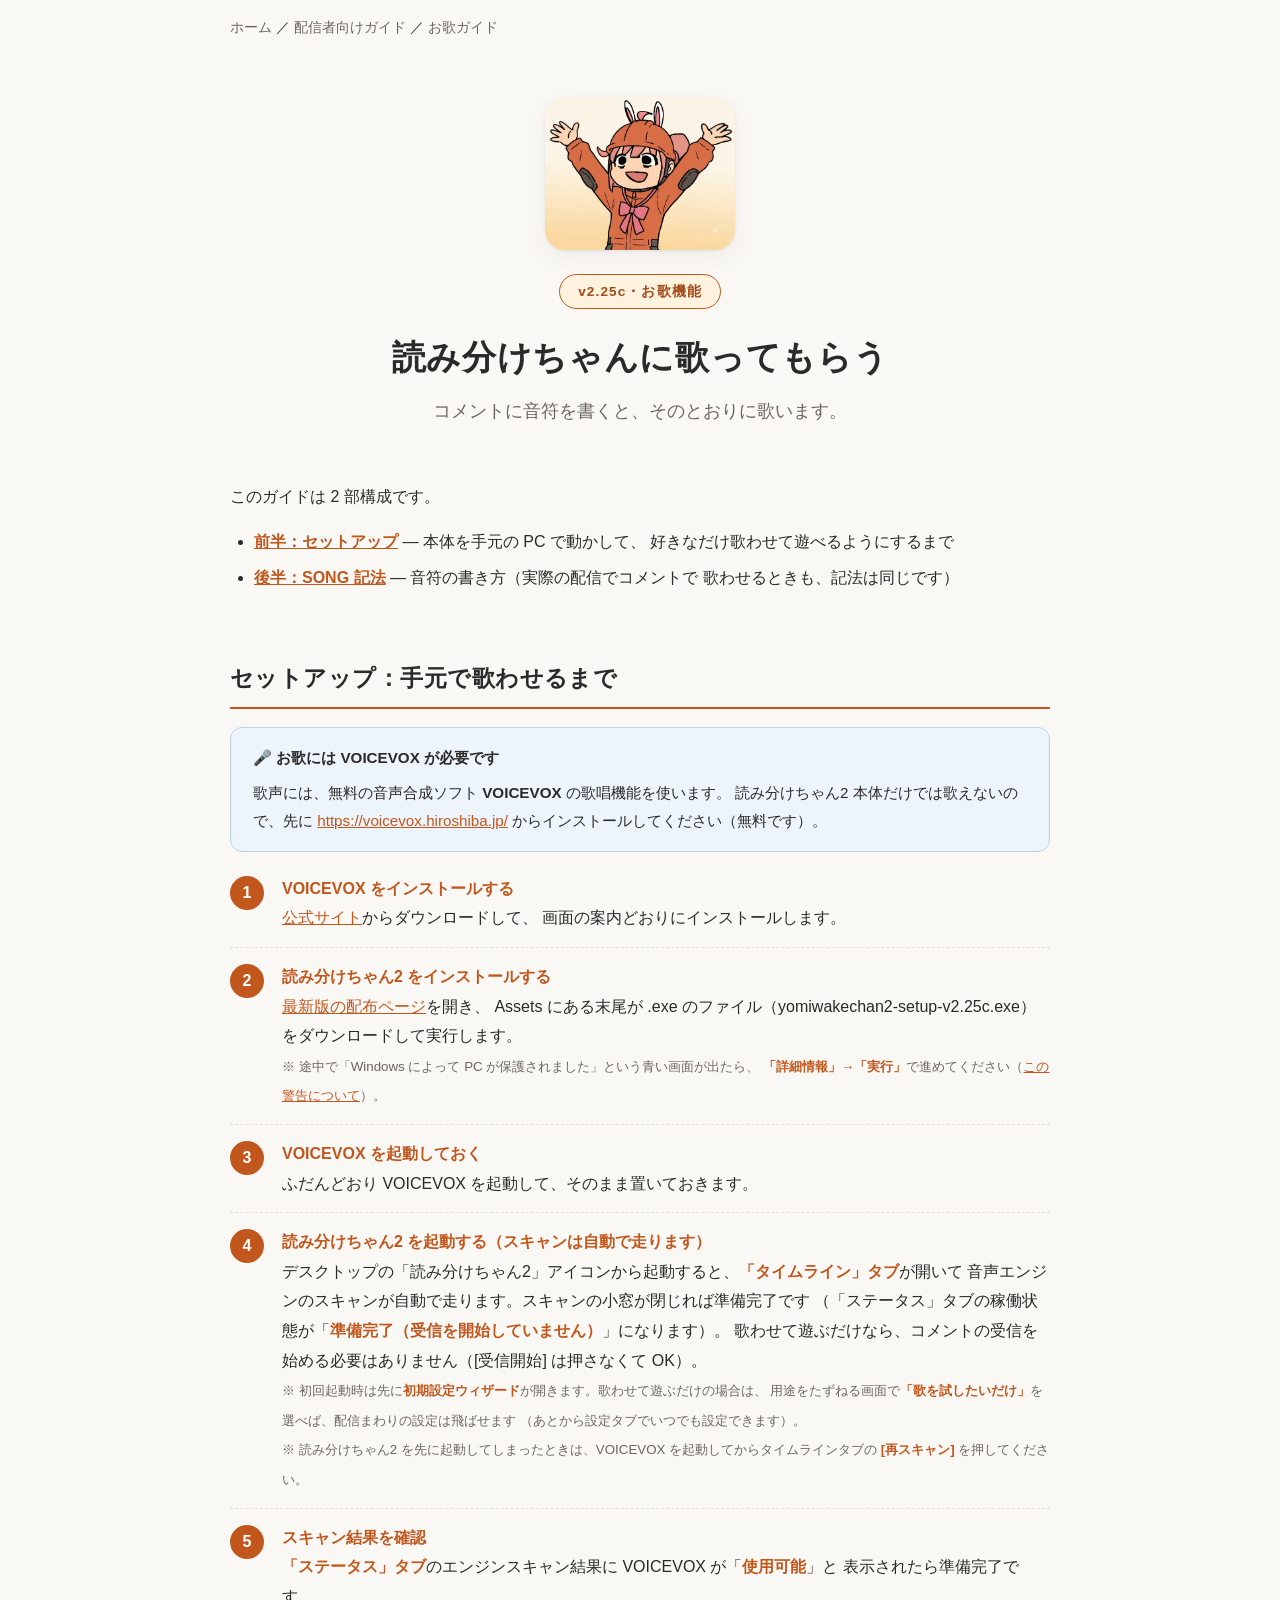
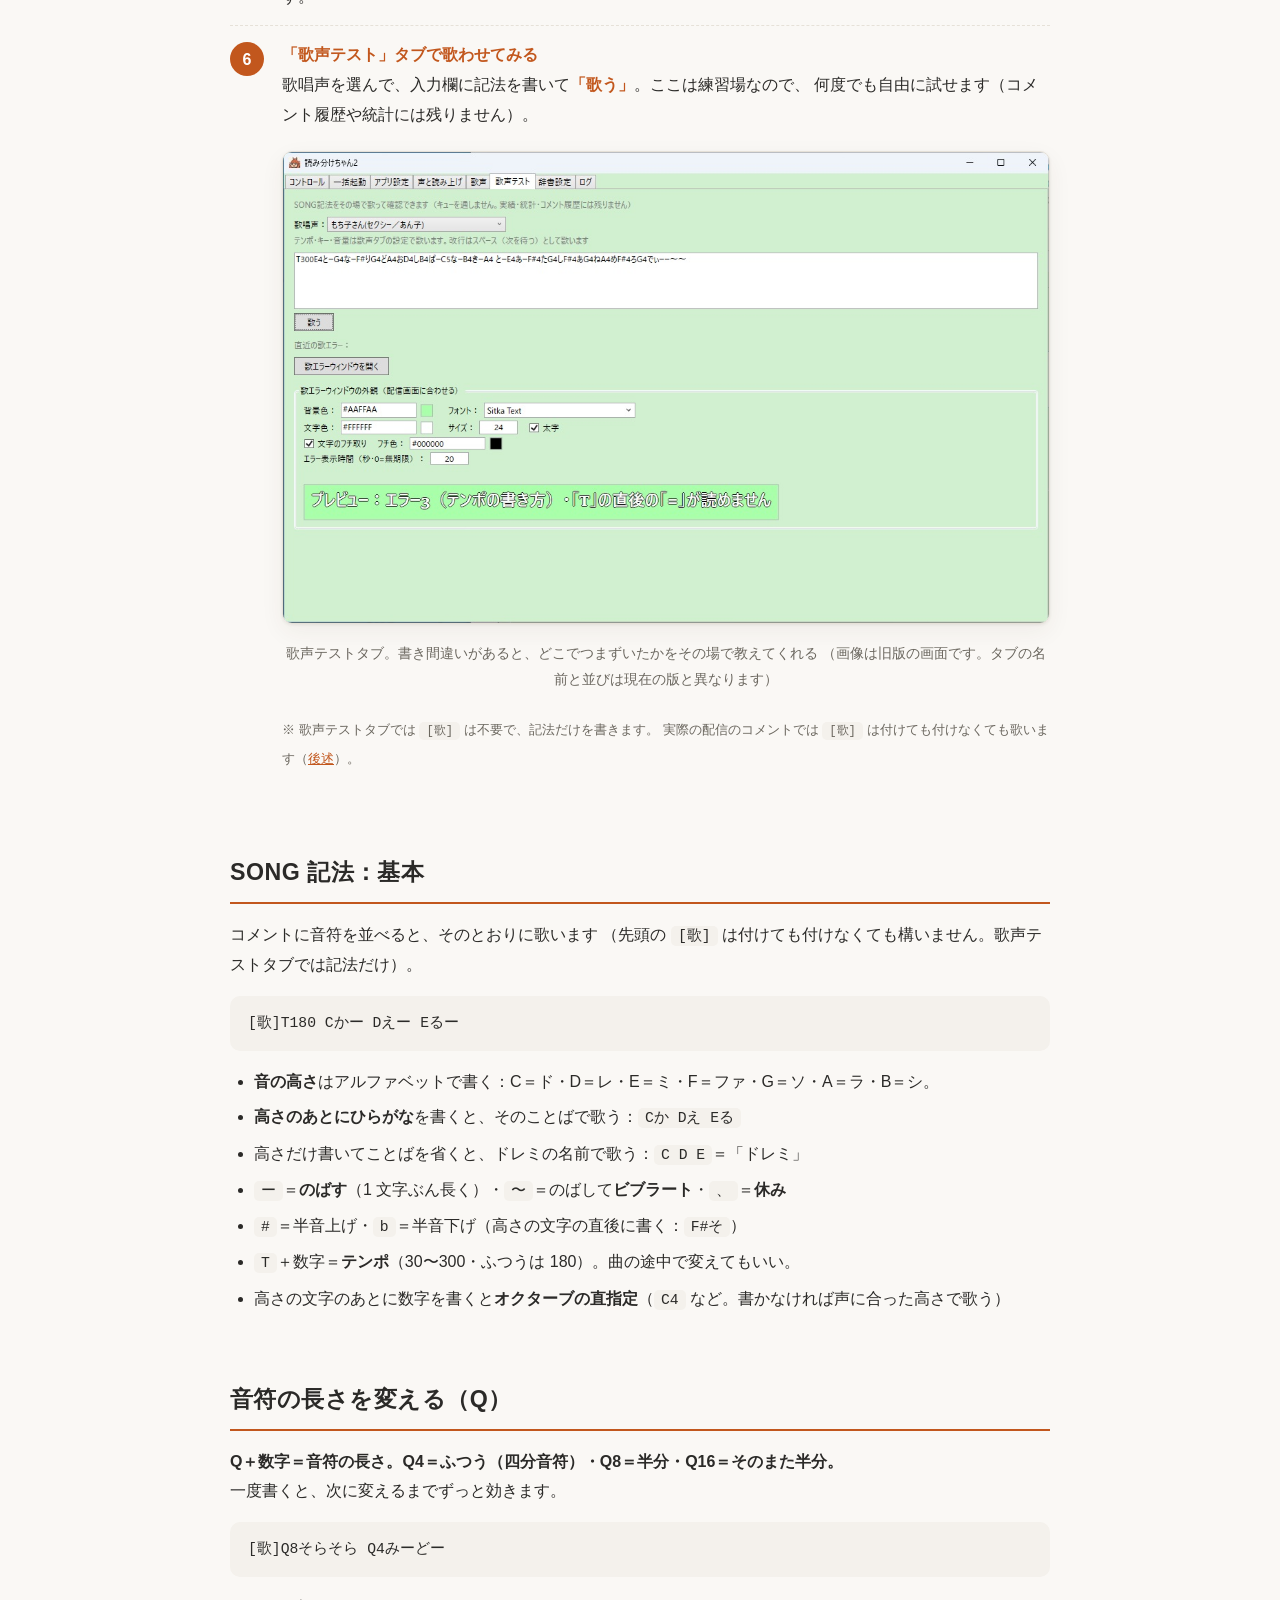
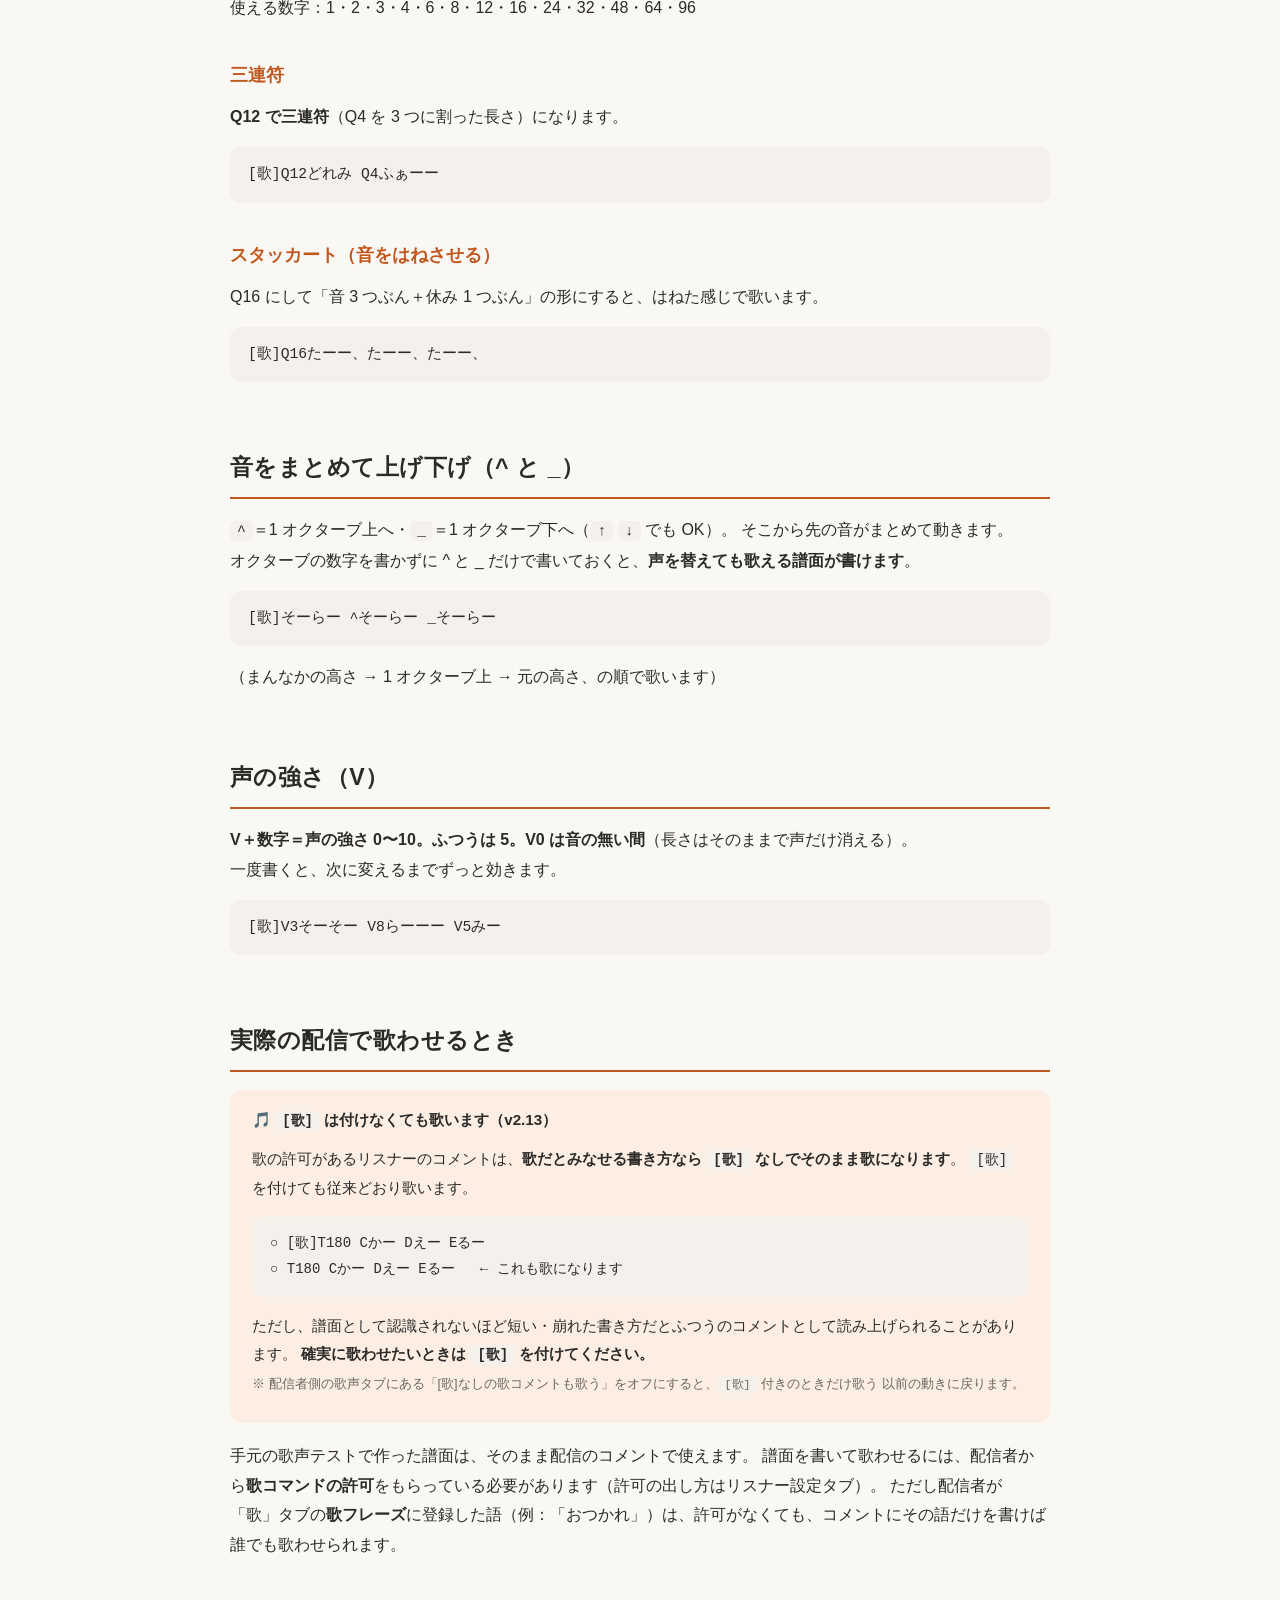
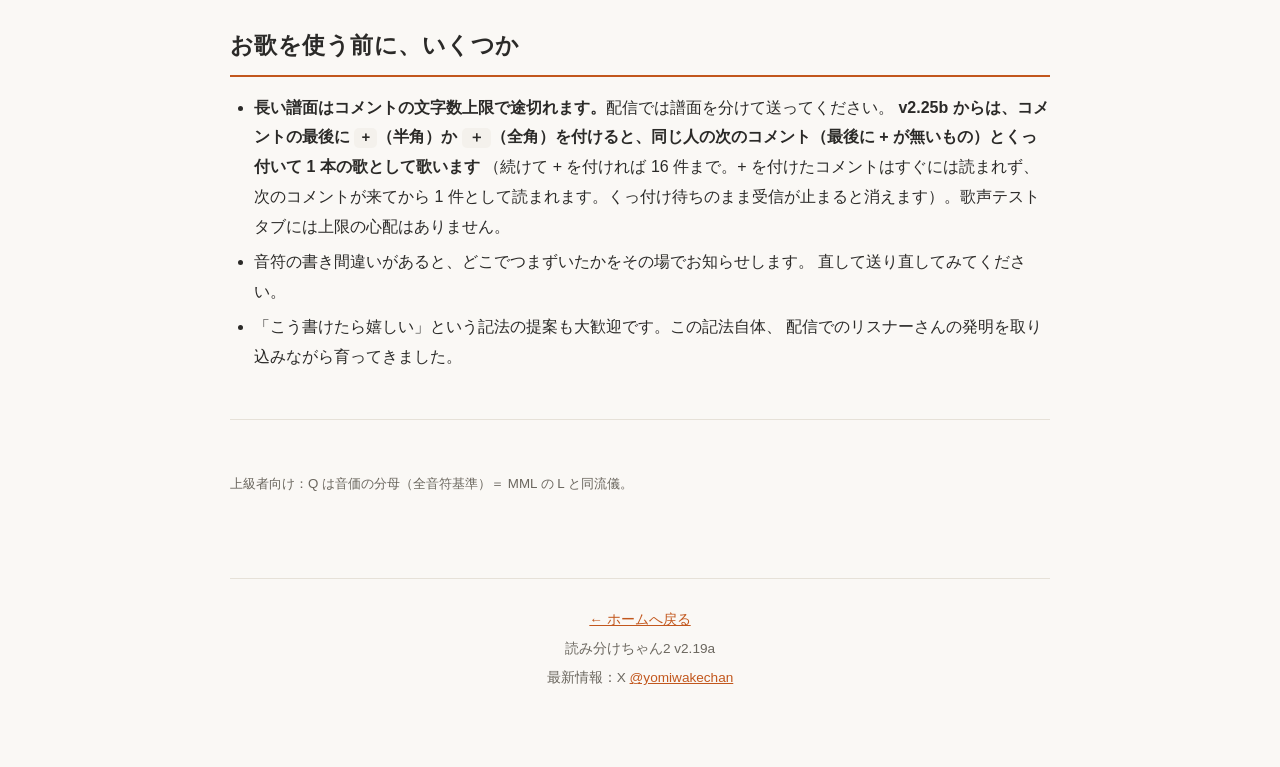
<file: song.html>
<!DOCTYPE html>
<html lang="ja">
<head>
<meta charset="UTF-8">
<meta name="viewport" content="width=device-width, initial-scale=1">
<title>お歌ガイド — 読み分けちゃん2 v2.25c</title>
<meta name="description" content="読み分けちゃん2 のお歌機能（SONG 記法）ガイド。セットアップから記法まで、コメントに音符を書くとそのとおりに歌います。">
<link rel="icon" href="assets/mascot.jpg">
<link rel="stylesheet" href="assets/style.css">
</head>
<body>
<div class="wrap">

<nav class="site-head">
  <a href="index.html">ホーム</a> ／
  <a href="streamer.html">配信者向けガイド</a> ／
  <a href="song.html">お歌ガイド</a>
</nav>

<header class="hero">
  <img class="mascot" src="assets/mascot.jpg" alt="読み分けちゃんのキャラクター" loading="lazy">
  <div><span class="badge">v2.25c・お歌機能</span></div>
  <h1>読み分けちゃんに歌ってもらう</h1>
  <p class="tagline">コメントに音符を書くと、そのとおりに歌います。</p>
</header>

<p>このガイドは 2 部構成です。</p>
<ul>
  <li><b><a href="#setup">前半：セットアップ</a></b> — 本体を手元の PC で動かして、
    好きなだけ歌わせて遊べるようにするまで</li>
  <li><b><a href="#basic">後半：SONG 記法</a></b> — 音符の書き方（実際の配信でコメントで
    歌わせるときも、記法は同じです）</li>
</ul>

<!-- ============================================================ -->
<h2 id="setup">セットアップ：手元で歌わせるまで</h2>

<div class="warn">
  <span class="warn-title">🎤 お歌には VOICEVOX が必要です</span>
  歌声には、無料の音声合成ソフト <b>VOICEVOX</b> の歌唱機能を使います。
  読み分けちゃん2 本体だけでは歌えないので、先に
  <a href="https://voicevox.hiroshiba.jp/">https://voicevox.hiroshiba.jp/</a>
  からインストールしてください（無料です）。
</div>

<ol class="steps">
  <li><b>VOICEVOX をインストールする</b><br>
    <a href="https://voicevox.hiroshiba.jp/">公式サイト</a>からダウンロードして、
    画面の案内どおりにインストールします。</li>
  <li><b>読み分けちゃん2 をインストールする</b><br>
    <a href="https://github.com/mugonkun/yomiwakechan_v2/releases/latest">最新版の配布ページ</a>を開き、
    Assets にある末尾が .exe のファイル（yomiwakechan2-setup-v2.25c.exe）をダウンロードして実行します。<br>
    <small>※ 途中で「Windows によって PC が保護されました」という青い画面が出たら、
    <b>「詳細情報」→「実行」</b>で進めてください（<a href="index.html#smartscreen">この警告について</a>）。</small></li>
  <li><b>VOICEVOX を起動しておく</b><br>
    ふだんどおり VOICEVOX を起動して、そのまま置いておきます。</li>
  <li><b>読み分けちゃん2 を起動する（スキャンは自動で走ります）</b><br>
    デスクトップの「読み分けちゃん2」アイコンから起動すると、<b>「タイムライン」タブ</b>が開いて
    音声エンジンのスキャンが自動で走ります。スキャンの小窓が閉じれば準備完了です
    （「ステータス」タブの稼働状態が「<b>準備完了（受信を開始していません）</b>」になります）。
    歌わせて遊ぶだけなら、コメントの受信を始める必要はありません（[受信開始] は押さなくて OK）。<br>
    <small>※ 初回起動時は先に<b>初期設定ウィザード</b>が開きます。歌わせて遊ぶだけの場合は、
    用途をたずねる画面で<b>「歌を試したいだけ」</b>を選べば、配信まわりの設定は飛ばせます
    （あとから設定タブでいつでも設定できます）。<br>
    ※ 読み分けちゃん2 を先に起動してしまったときは、VOICEVOX を起動してからタイムラインタブの
    <b>[再スキャン]</b> を押してください。</small></li>
  <li><b>スキャン結果を確認</b><br>
    <b>「ステータス」タブ</b>のエンジンスキャン結果に VOICEVOX が「<b>使用可能</b>」と
    表示されたら準備完了です。</li>
  <li><b>「歌声テスト」タブで歌わせてみる</b><br>
    歌唱声を選んで、入力欄に記法を書いて<b>「歌う」</b>。ここは練習場なので、
    何度でも自由に試せます（コメント履歴や統計には残りません）。
    <figure>
      <a href="screenshots/webinstruct/お歌の壁打ち1.jpg" target="_blank" rel="noopener"><img src="screenshots/webinstruct/お歌の壁打ち1.jpg" alt="歌声テストタブ。譜面の入力欄と「歌う」ボタン、歌エラーウィンドウの外観設定" loading="lazy"></a>
      <figcaption>歌声テストタブ。書き間違いがあると、どこでつまずいたかをその場で教えてくれる
      （画像は旧版の画面です。タブの名前と並びは現在の版と異なります）</figcaption>
    </figure>
    <small>※ 歌声テストタブでは <code>[歌]</code> は不要で、記法だけを書きます。
    実際の配信のコメントでは <code>[歌]</code> は付けても付けなくても歌います（<a href="#live">後述</a>）。</small></li>
</ol>

<!-- ============================================================ -->
<h2 id="basic">SONG 記法：基本</h2>

<p>コメントに音符を並べると、そのとおりに歌います
（先頭の <code>[歌]</code> は付けても付けなくても構いません。歌声テストタブでは記法だけ）。</p>

<pre><code>[歌]T180 Cかー Dえー Eるー</code></pre>

<ul>
  <li><b>音の高さ</b>はアルファベットで書く：C＝ド・D＝レ・E＝ミ・F＝ファ・G＝ソ・A＝ラ・B＝シ。</li>
  <li><b>高さのあとにひらがな</b>を書くと、そのことばで歌う：<code>Cか Dえ Eる</code></li>
  <li>高さだけ書いてことばを省くと、ドレミの名前で歌う：<code>C D E</code>＝「ドレミ」</li>
  <li><code>ー</code>＝<b>のばす</b>（1 文字ぶん長く）・<code>〜</code>＝のばして<b>ビブラート</b>・<code>、</code>＝<b>休み</b></li>
  <li><code>#</code>＝半音上げ・<code>b</code>＝半音下げ（高さの文字の直後に書く：<code>F#そ</code>）</li>
  <li><code>T</code>＋数字＝<b>テンポ</b>（30〜300・ふつうは 180）。曲の途中で変えてもいい。</li>
  <li>高さの文字のあとに数字を書くと<b>オクターブの直指定</b>（<code>C4</code> など。書かなければ声に合った高さで歌う）</li>
</ul>

<!-- ============================================================ -->
<h2 id="q">音符の長さを変える（Q）</h2>

<p><b>Q＋数字＝音符の長さ。Q4＝ふつう（四分音符）・Q8＝半分・Q16＝そのまた半分。</b><br>
一度書くと、次に変えるまでずっと効きます。</p>

<pre><code>[歌]Q8そらそら Q4みーどー</code></pre>

<p>使える数字：1・2・3・4・6・8・12・16・24・32・48・64・96</p>

<h3>三連符</h3>

<p><b>Q12 で三連符</b>（Q4 を 3 つに割った長さ）になります。</p>

<pre><code>[歌]Q12どれみ Q4ふぁーー</code></pre>

<h3>スタッカート（音をはねさせる）</h3>

<p>Q16 にして「音 3 つぶん＋休み 1 つぶん」の形にすると、はねた感じで歌います。</p>

<pre><code>[歌]Q16たーー、たーー、たーー、</code></pre>

<!-- ============================================================ -->
<h2 id="octave">音をまとめて上げ下げ（^ と _）</h2>

<p><code>^</code>＝1 オクターブ上へ・<code>_</code>＝1 オクターブ下へ（<code>↑</code> <code>↓</code> でも OK）。
そこから先の音がまとめて動きます。<br>
オクターブの数字を書かずに ^ と _ だけで書いておくと、<b>声を替えても歌える譜面が書けます</b>。</p>

<pre><code>[歌]そーらー ^そーらー _そーらー</code></pre>

<p>（まんなかの高さ → 1 オクターブ上 → 元の高さ、の順で歌います）</p>

<!-- ============================================================ -->
<h2 id="volume">声の強さ（V）</h2>

<p><b>V＋数字＝声の強さ 0〜10。ふつうは 5。V0 は音の無い間</b>（長さはそのままで声だけ消える）。<br>
一度書くと、次に変えるまでずっと効きます。</p>

<pre><code>[歌]V3そーそー V8らーーー V5みー</code></pre>

<!-- ============================================================ -->
<h2 id="live">実際の配信で歌わせるとき</h2>

<div class="note">
  <span class="note-title">🎵 <code>[歌]</code> は付けなくても歌います（v2.13）</span>
  <p>歌の許可があるリスナーのコメントは、<b>歌だとみなせる書き方なら <code>[歌]</code> なしでそのまま歌になります</b>。
  <code>[歌]</code> を付けても従来どおり歌います。</p>
  <pre><code>○ [歌]T180 Cかー Dえー Eるー
○ T180 Cかー Dえー Eるー   ← これも歌になります</code></pre>
  <p>ただし、譜面として認識されないほど短い・崩れた書き方だとふつうのコメントとして読み上げられることがあります。
  <b>確実に歌わせたいときは <code>[歌]</code> を付けてください。</b><br>
  <small>※ 配信者側の歌声タブにある「[歌]なしの歌コメントも歌う」をオフにすると、<code>[歌]</code> 付きのときだけ歌う
  以前の動きに戻ります。</small></p>
</div>

<p>手元の歌声テストで作った譜面は、そのまま配信のコメントで使えます。
譜面を書いて歌わせるには、配信者から<b>歌コマンドの許可</b>をもらっている必要があります（許可の出し方はリスナー設定タブ）。
ただし配信者が「歌」タブの<b>歌フレーズ</b>に登録した語（例：「おつかれ」）は、許可がなくても、コメントにその語だけを書けば誰でも歌わせられます。</p>

<!-- ============================================================ -->
<h2 id="tips">お歌を使う前に、いくつか</h2>

<ul>
  <li><b>長い譜面はコメントの文字数上限で途切れます。</b>配信では譜面を分けて送ってください。
    <b>v2.25b からは、コメントの最後に <code>+</code>（半角）か <code>＋</code>（全角）を付けると、同じ人の次のコメント（最後に + が無いもの）とくっ付いて 1 本の歌として歌います</b>
    （続けて + を付ければ 16 件まで。+ を付けたコメントはすぐには読まれず、次のコメントが来てから 1 件として読まれます。くっ付け待ちのまま受信が止まると消えます）。歌声テストタブには上限の心配はありません。</li>
  <li>音符の書き間違いがあると、どこでつまずいたかをその場でお知らせします。
    直して送り直してみてください。</li>
  <li>「こう書けたら嬉しい」という記法の提案も大歓迎です。この記法自体、
    配信でのリスナーさんの発明を取り込みながら育ってきました。</li>
</ul>

<hr>

<p class="soft"><small>上級者向け：Q は音価の分母（全音符基準）＝ MML の L と同流儀。</small></p>

<footer class="site-foot">
  <p><a href="index.html">← ホームへ戻る</a></p>
  <p>読み分けちゃん2 v2.19a</p>
  <p>最新情報：X <a href="https://x.com/yomiwakechan">@yomiwakechan</a></p>
</footer>

</div>
</body>
</html>
</file>
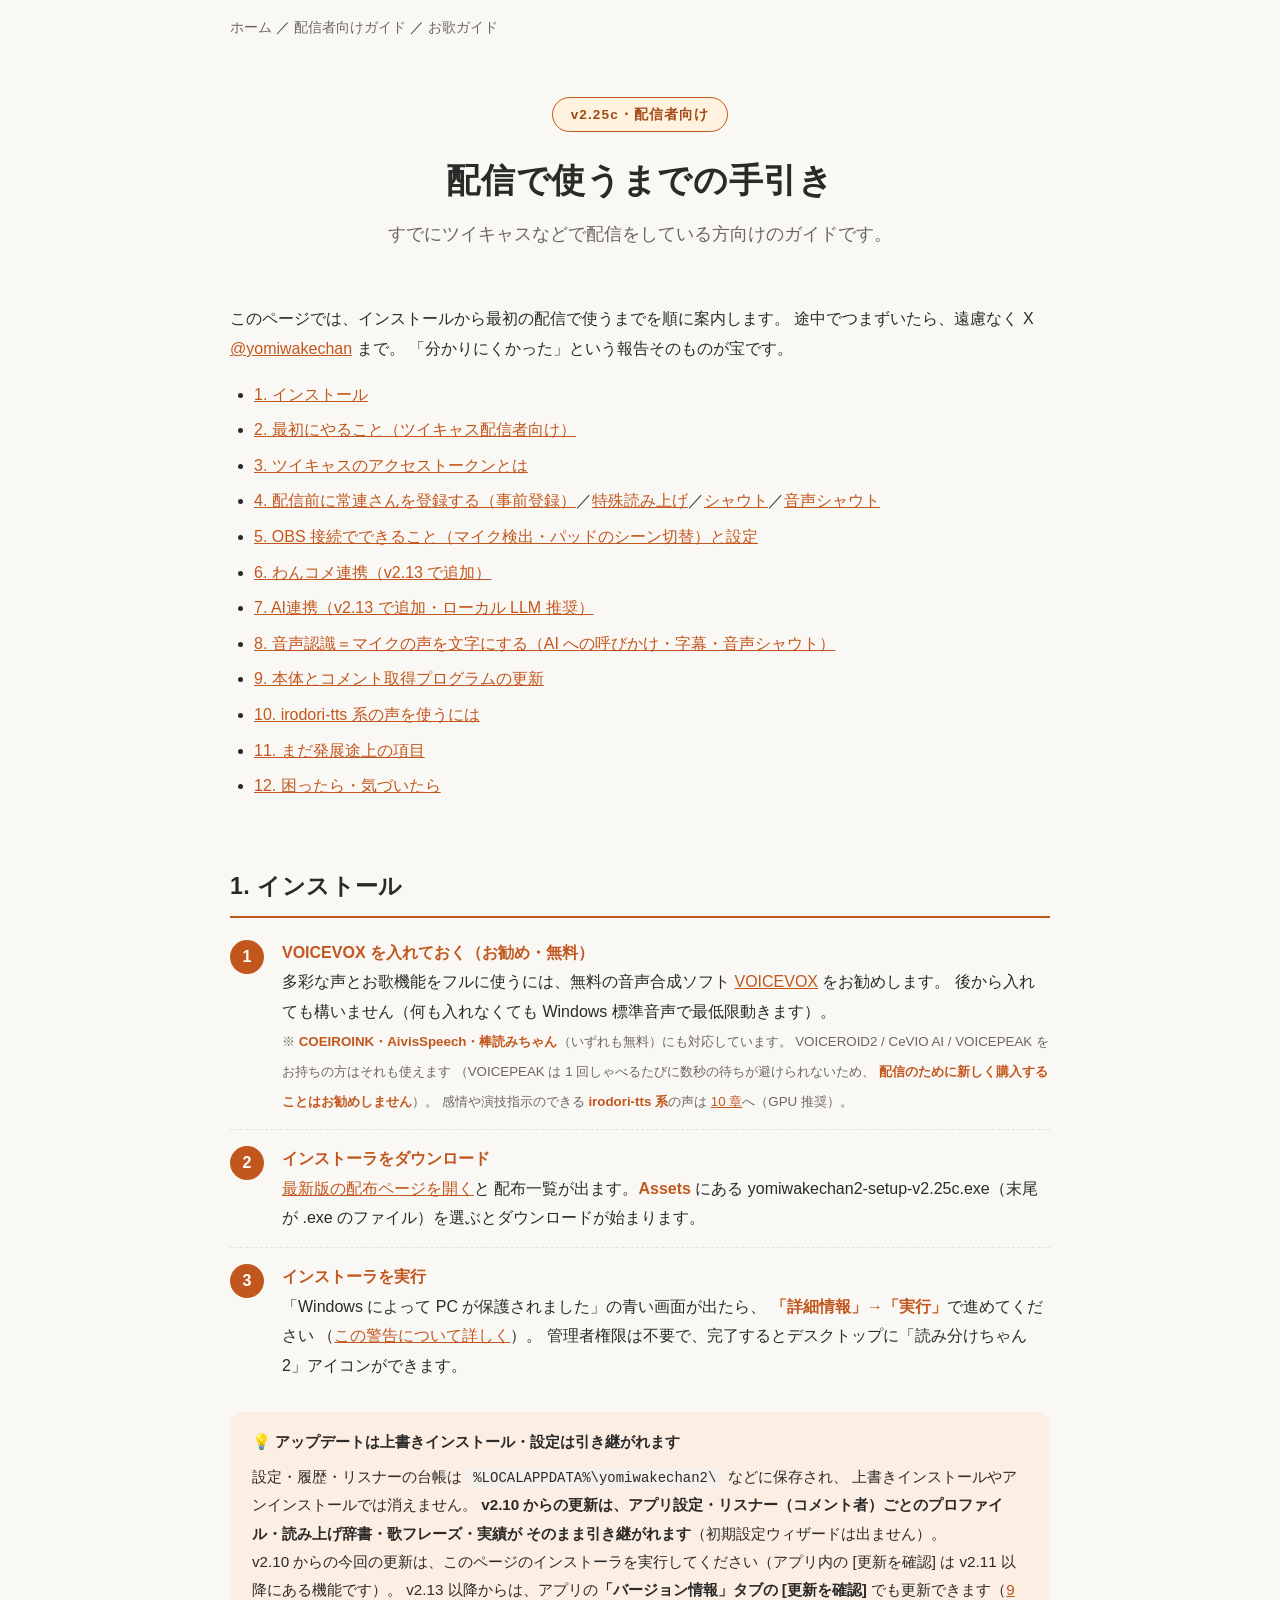
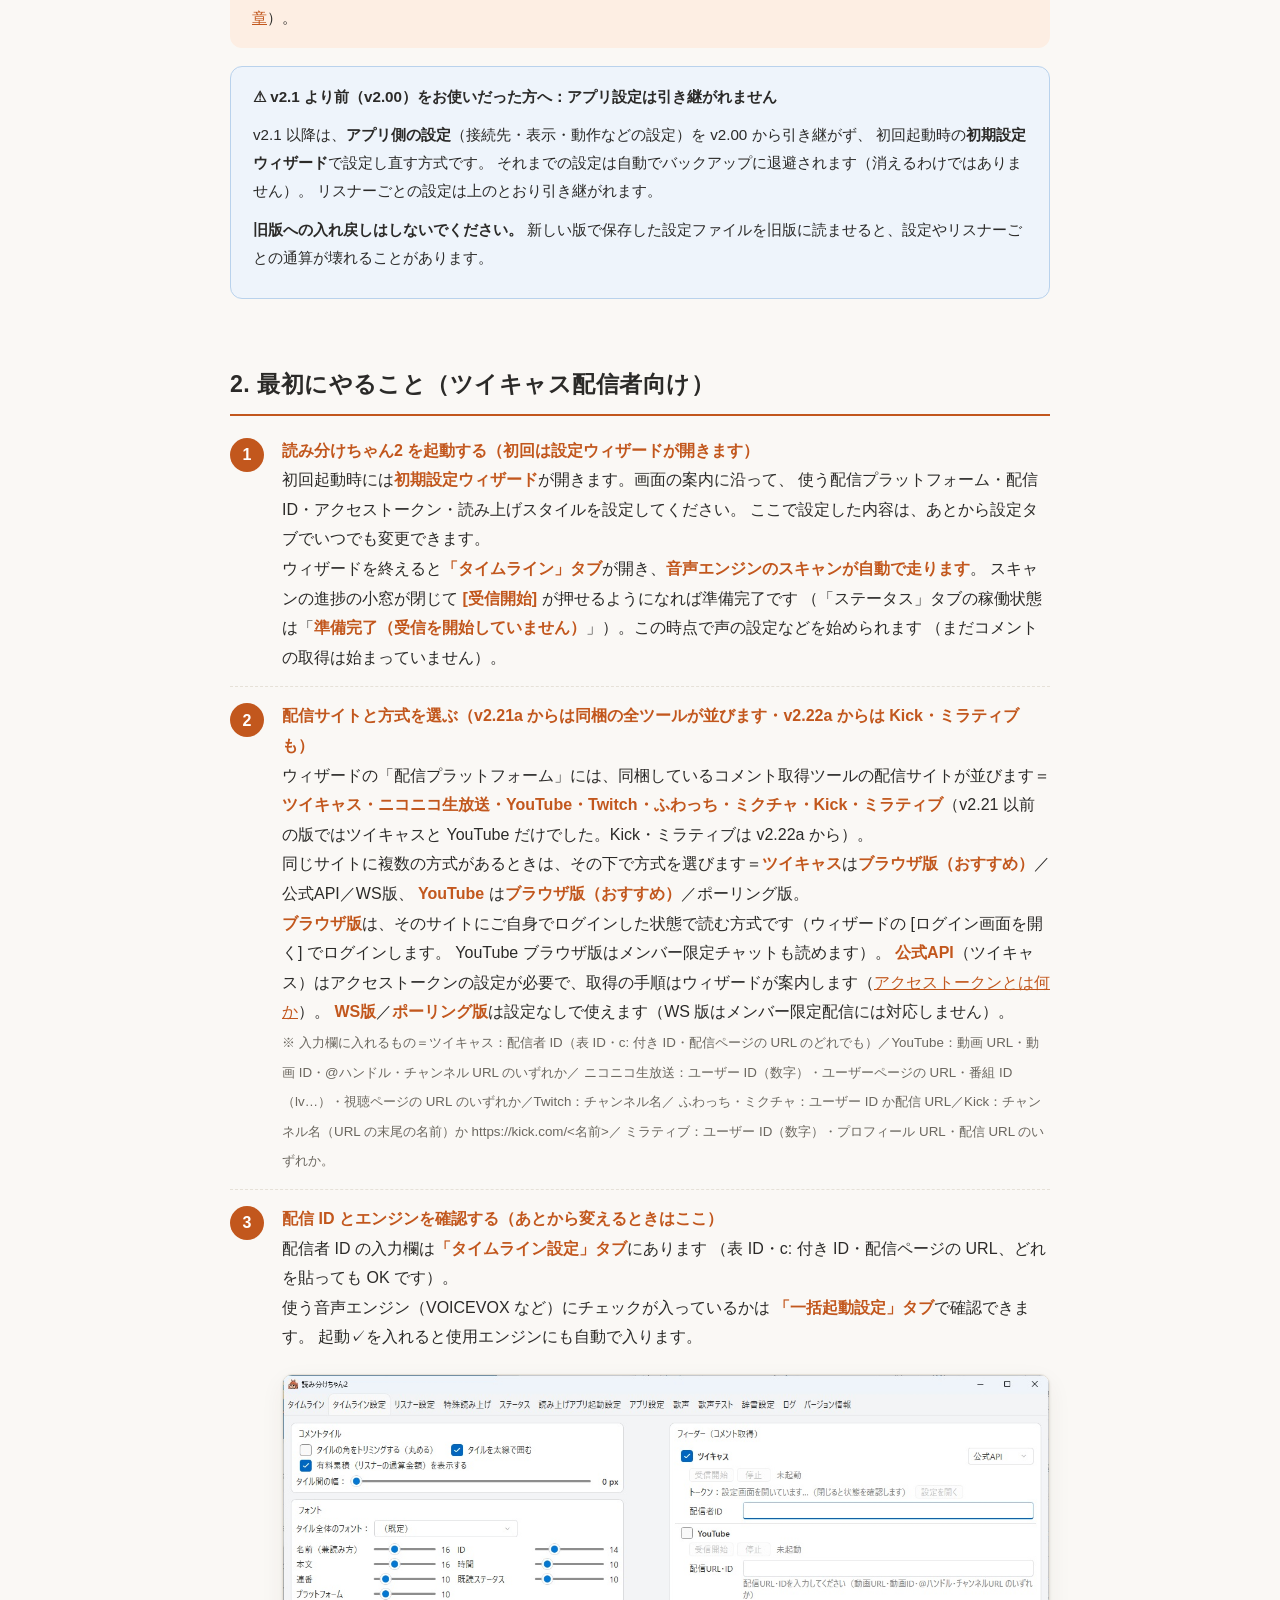
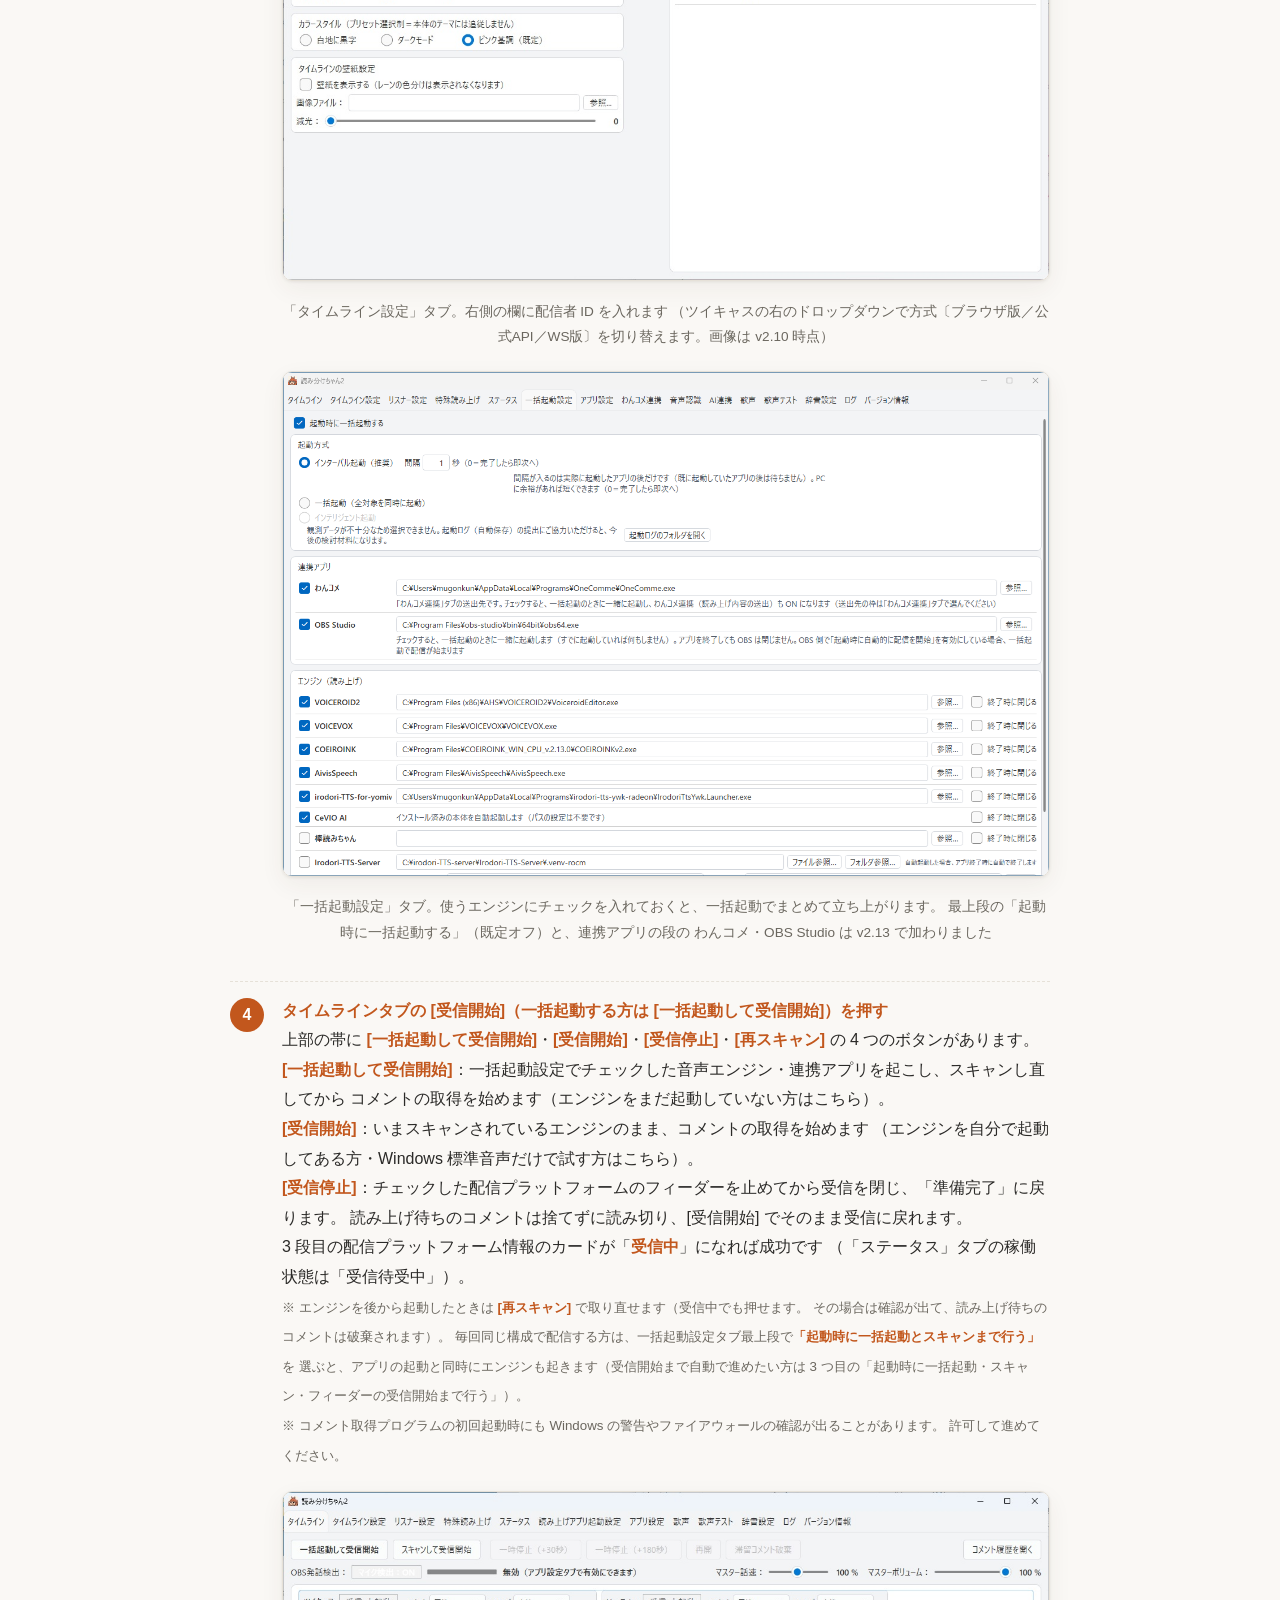
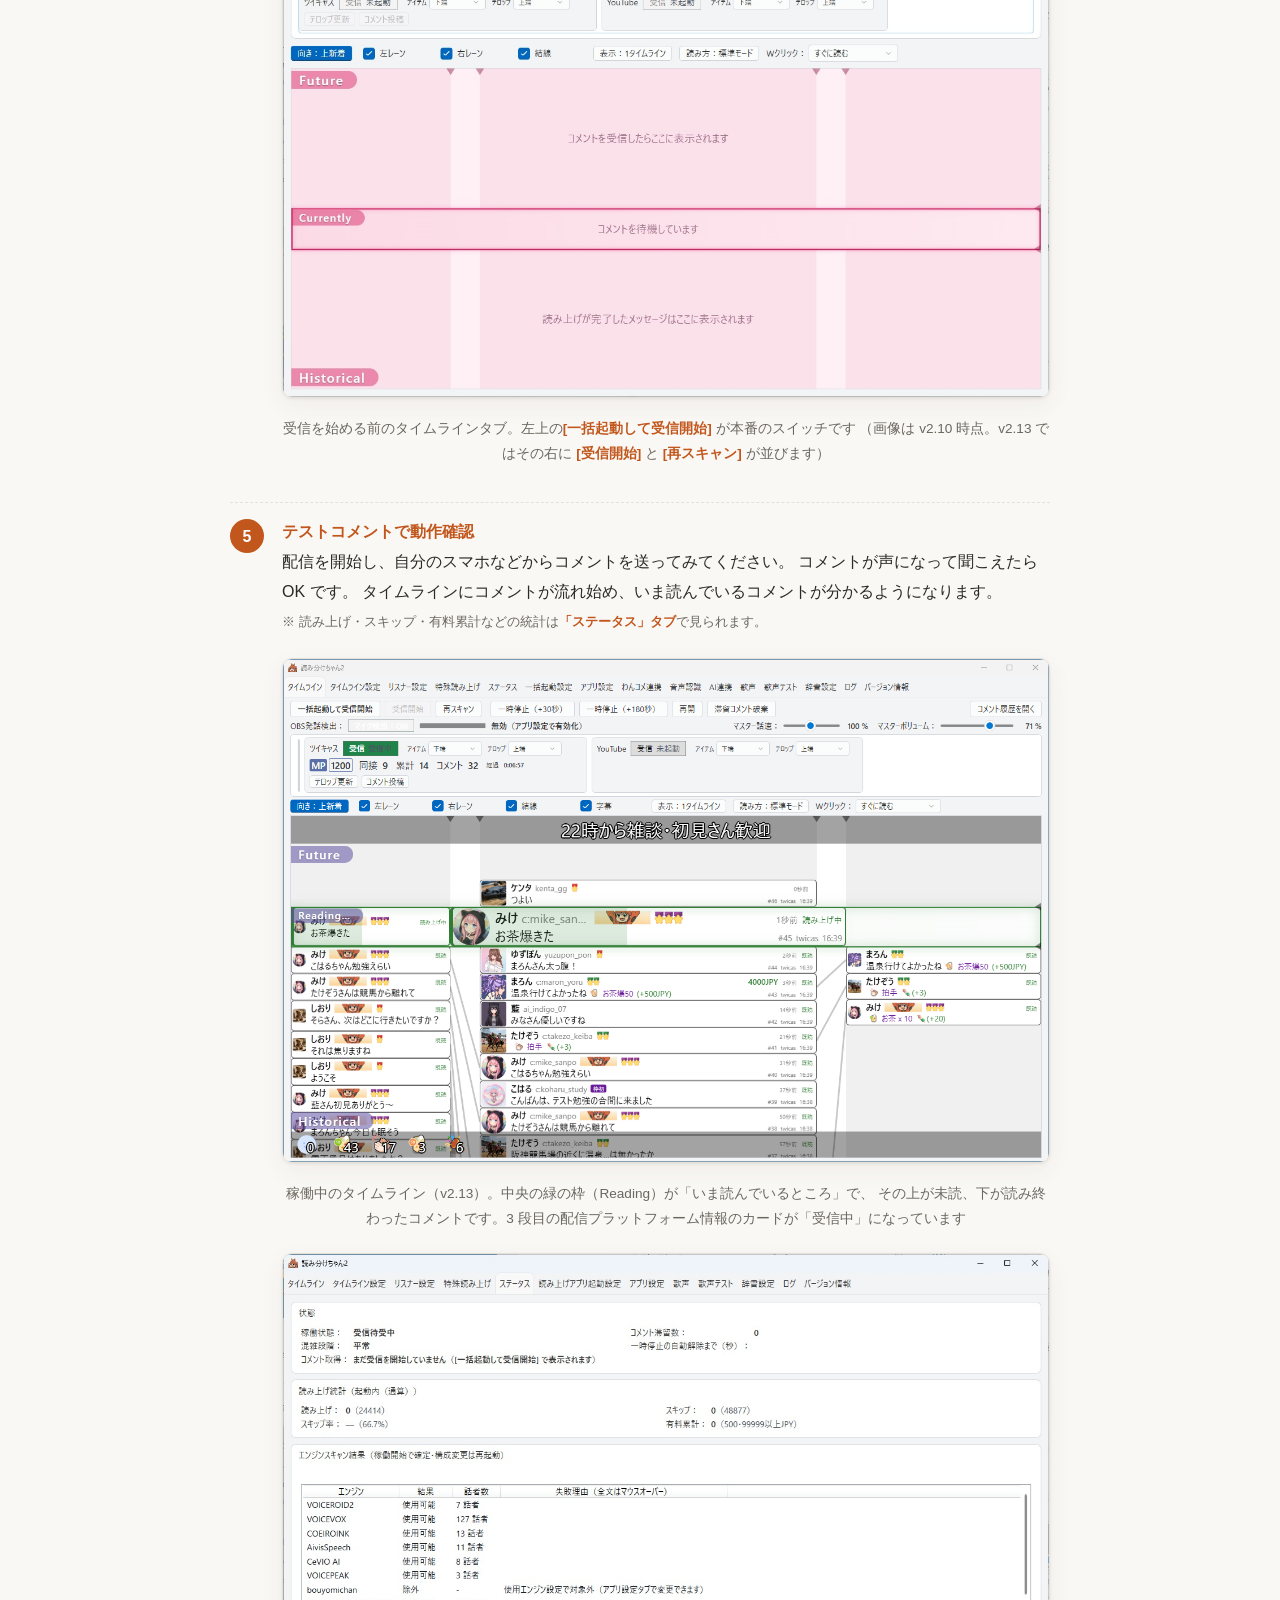
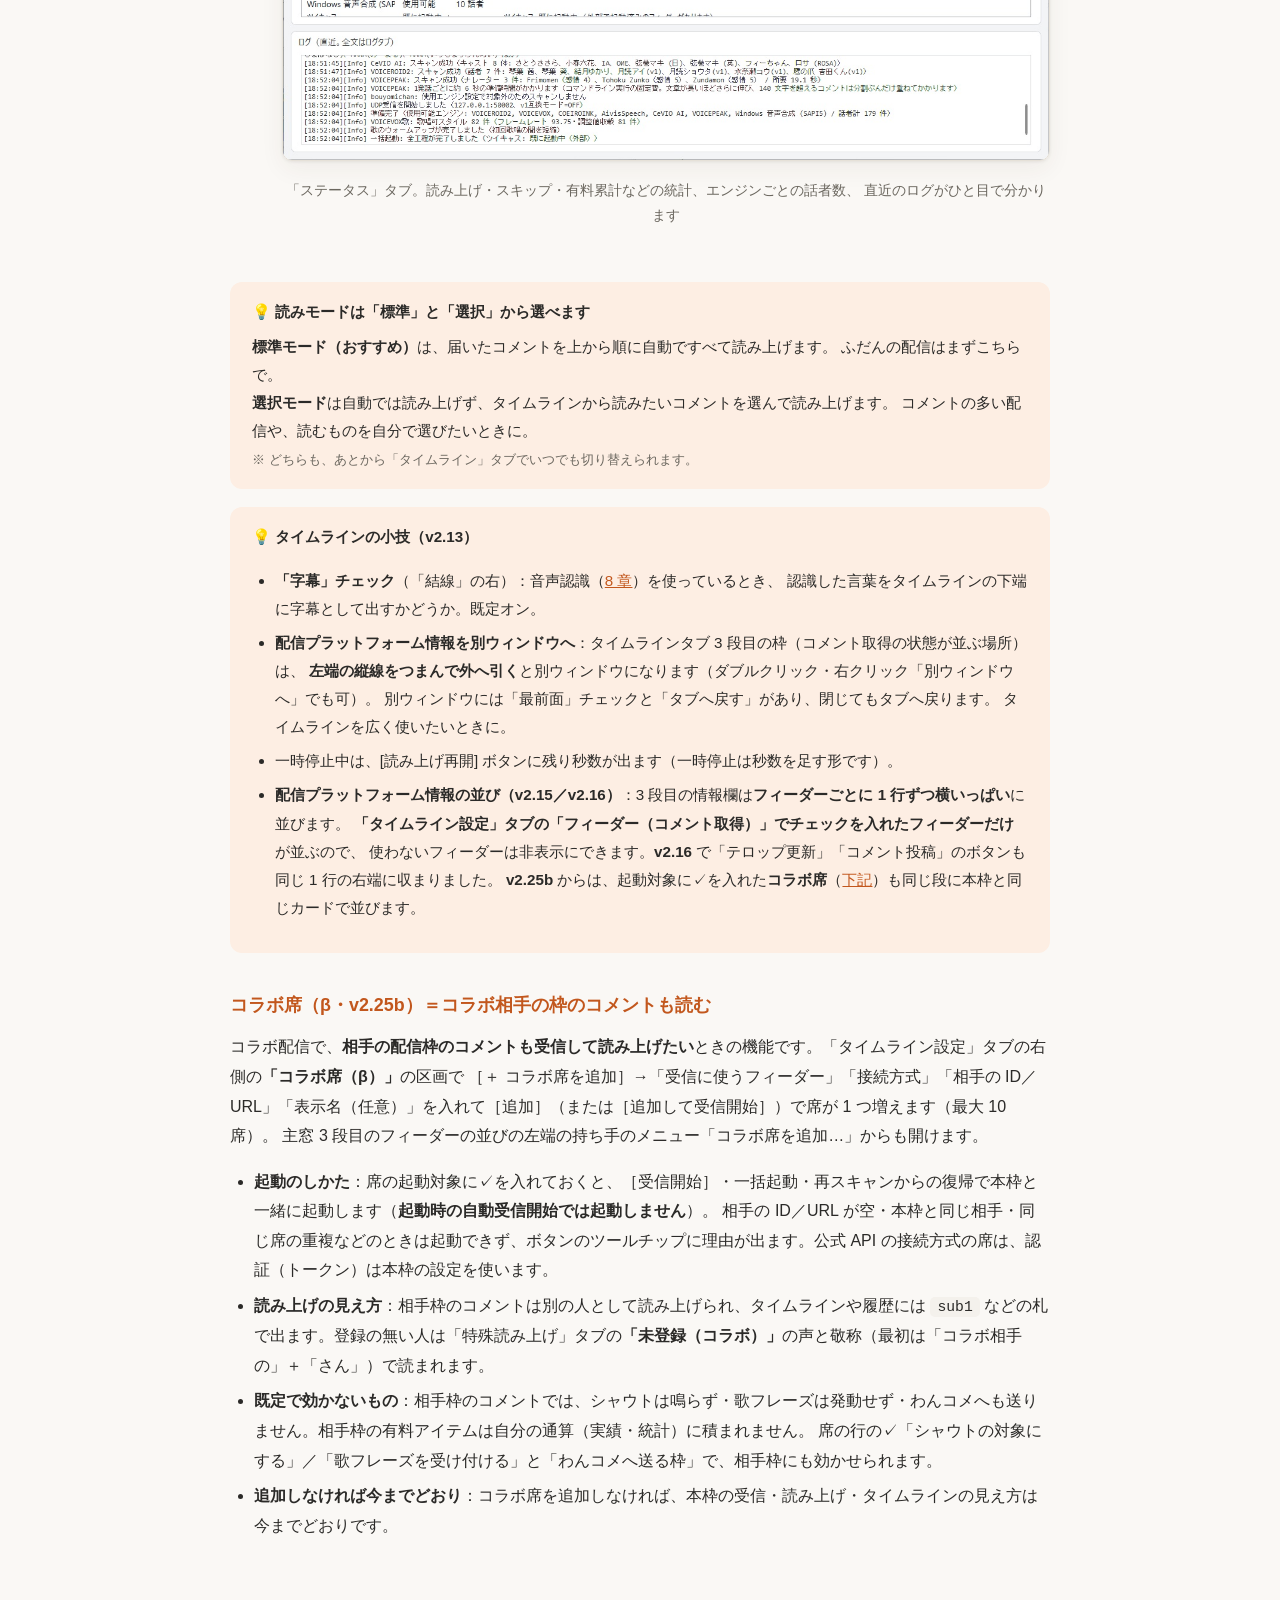
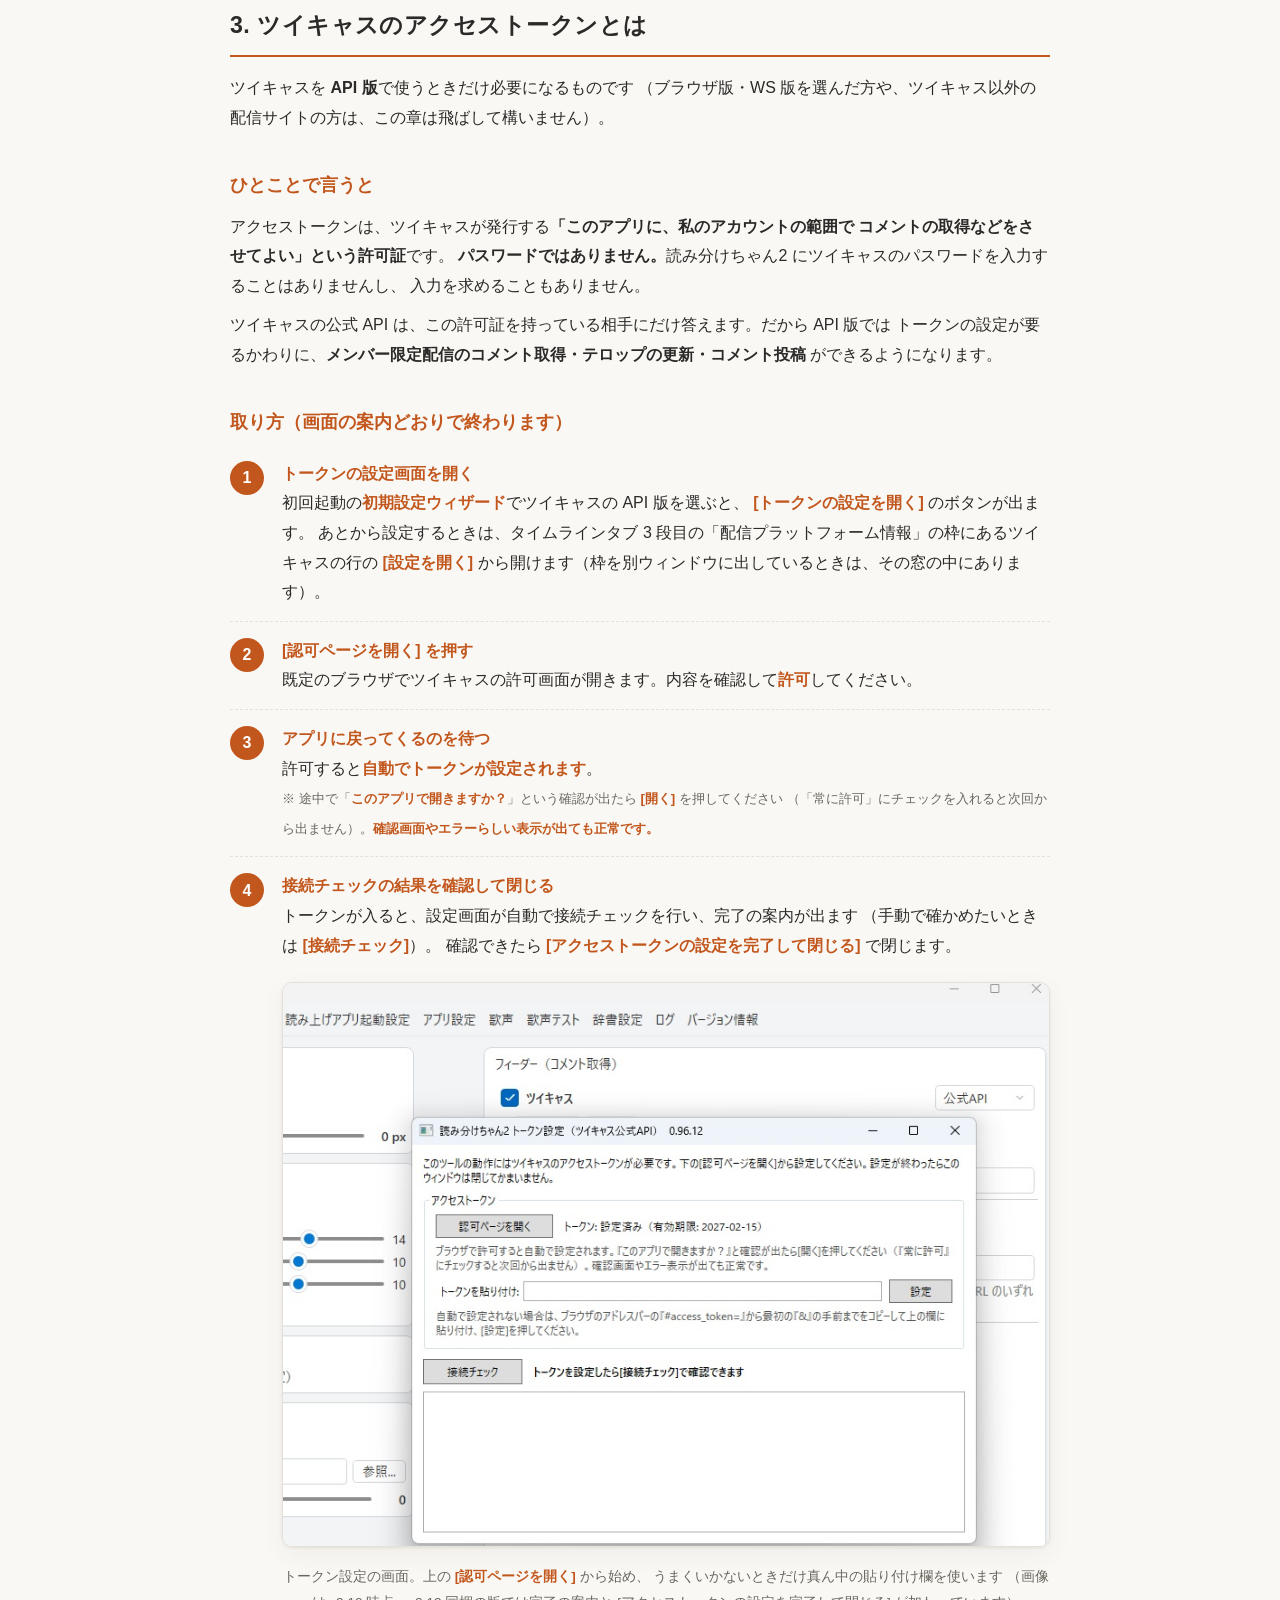
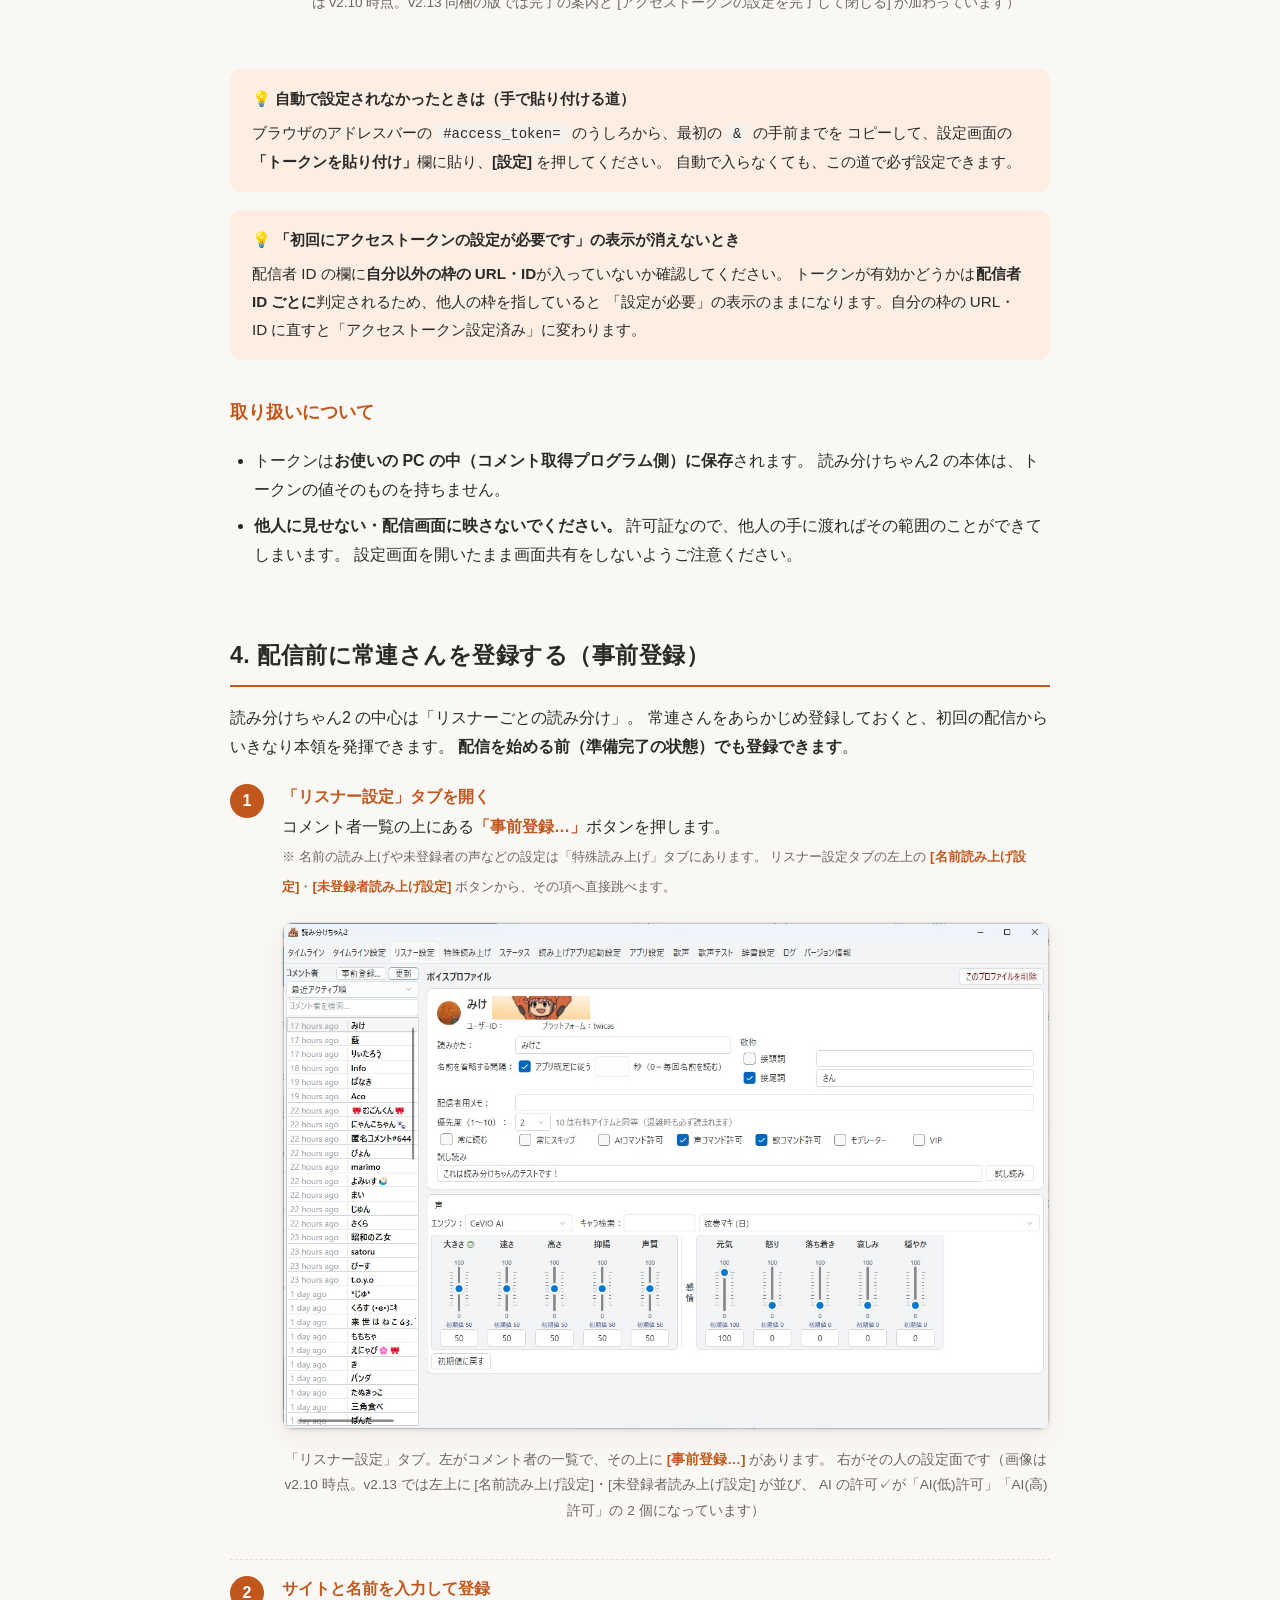
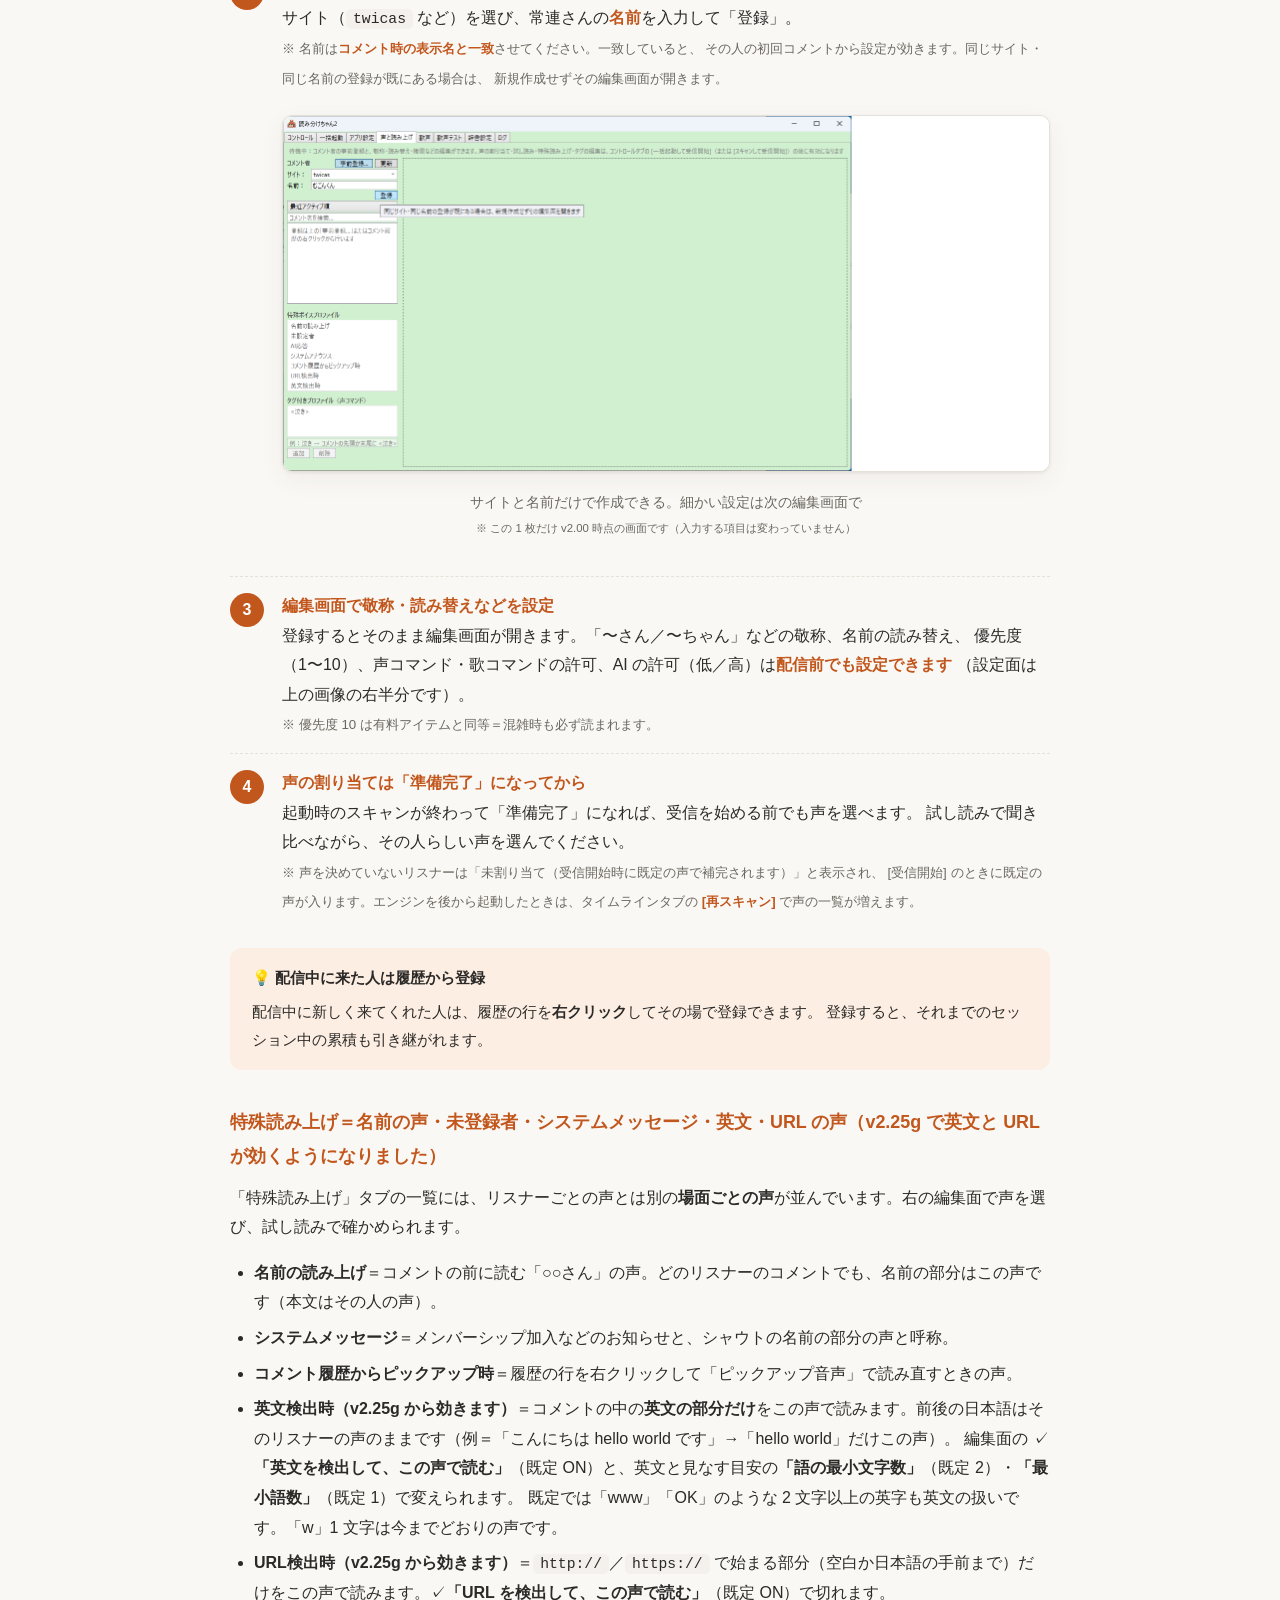
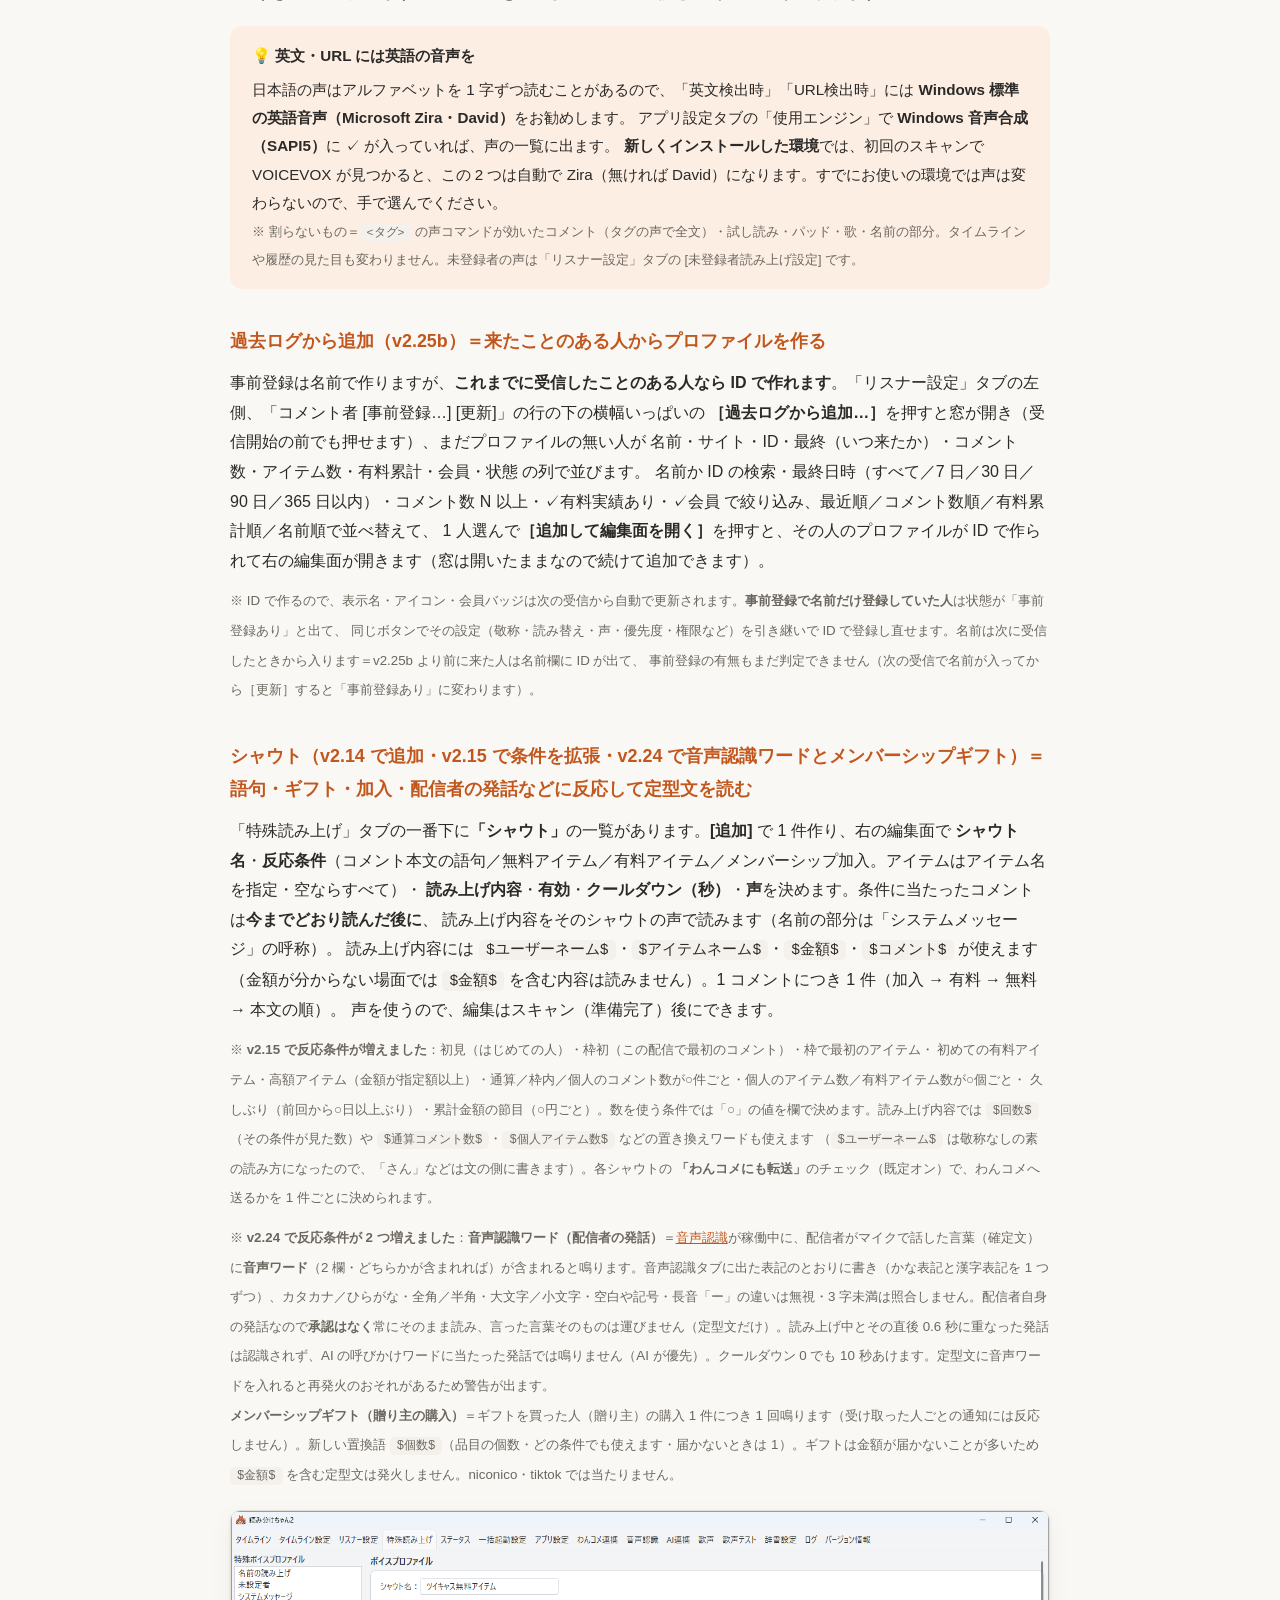
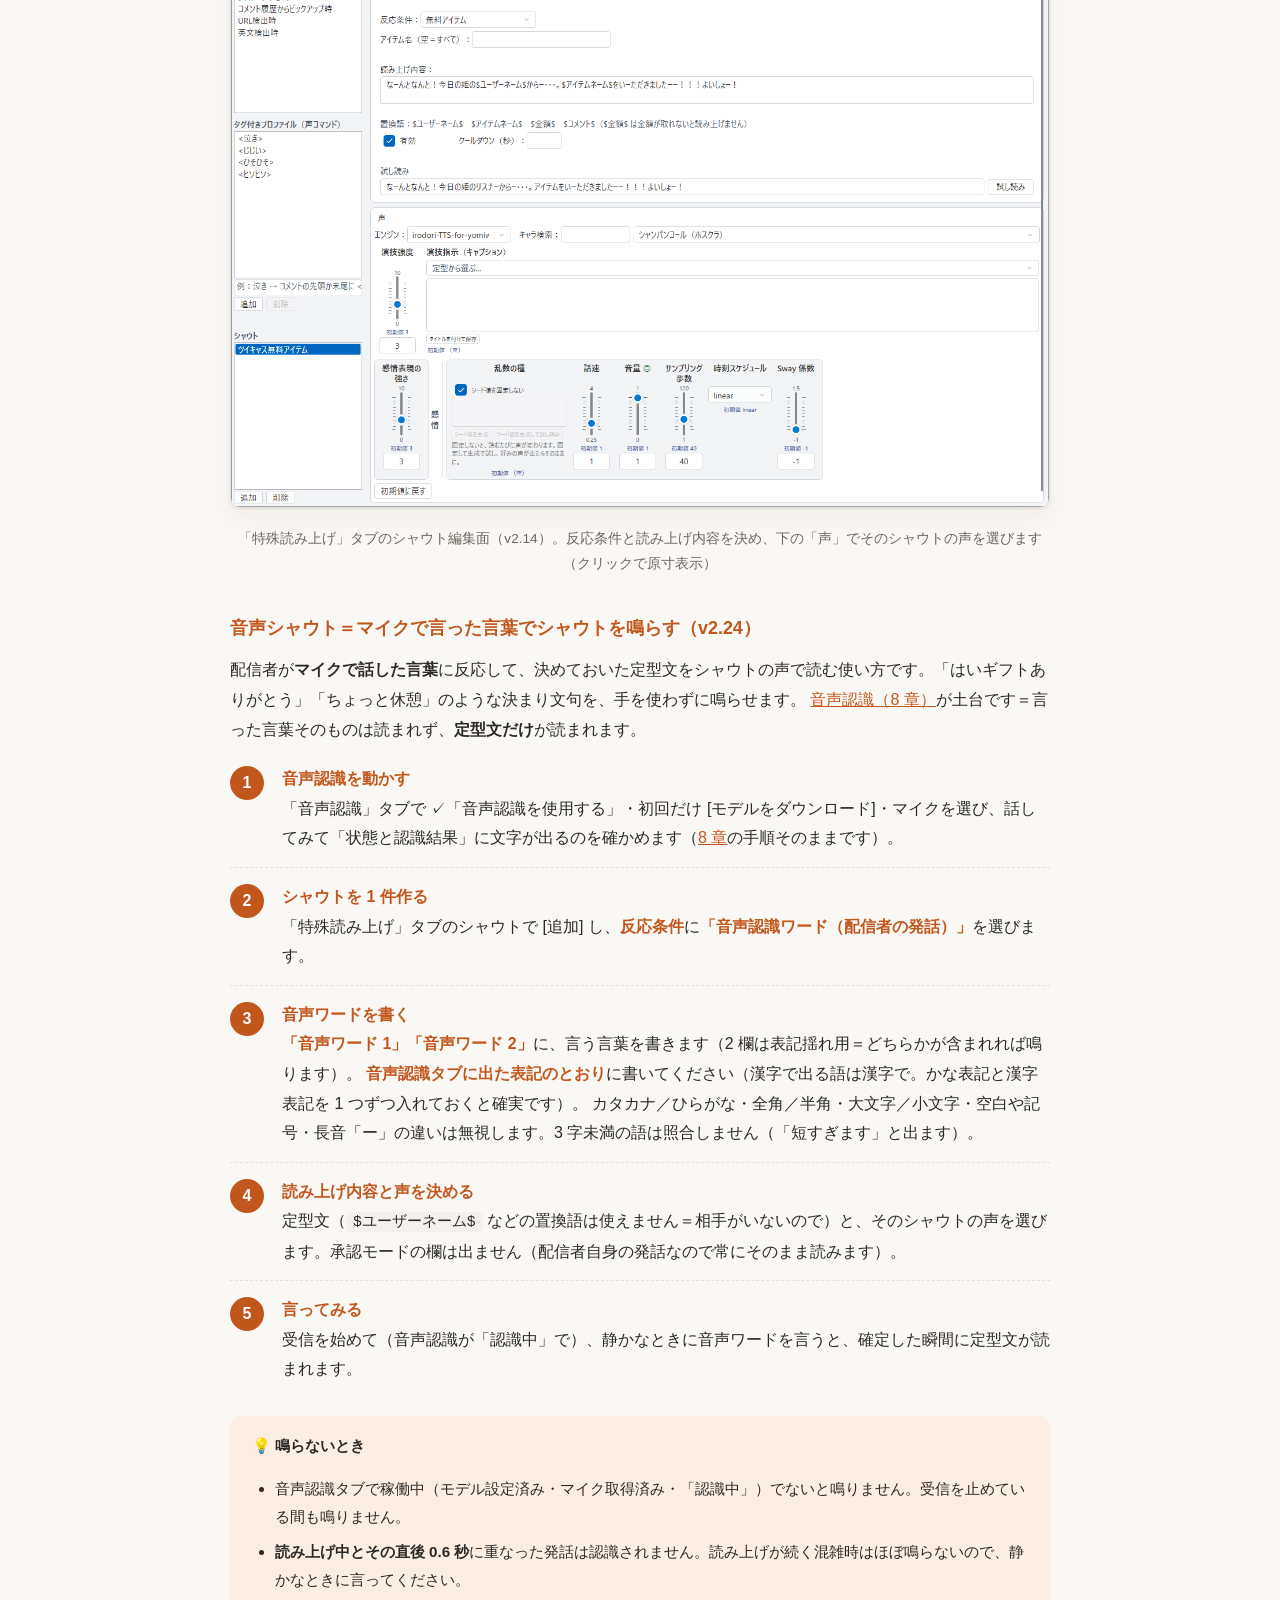
<file: streamer.html>
<!DOCTYPE html>
<html lang="ja">
<head>
<meta charset="UTF-8">
<meta name="viewport" content="width=device-width, initial-scale=1">
<title>配信者向けガイド — 読み分けちゃん2 v2.25c</title>
<meta name="description" content="読み分けちゃん2 v2.25g：配信者向けの導入・設定ガイド（特殊読み上げ・シャウト・OBS 接続・わんコメ連携・AI連携・音声認識を含む）">
<link rel="icon" href="assets/mascot.jpg">
<link rel="stylesheet" href="assets/style.css">
</head>
<body>
<div class="wrap">

<nav class="site-head">
  <a href="index.html">ホーム</a> ／
  <a href="streamer.html">配信者向けガイド</a> ／
  <a href="song.html">お歌ガイド</a>
</nav>

<header class="hero">
  <span class="badge">v2.25c・配信者向け</span>
  <h1>配信で使うまでの手引き</h1>
  <p class="tagline">すでにツイキャスなどで配信をしている方向けのガイドです。</p>
</header>

<p>このページでは、インストールから最初の配信で使うまでを順に案内します。
途中でつまずいたら、遠慮なく X <a href="https://x.com/yomiwakechan">@yomiwakechan</a> まで。
「分かりにくかった」という報告そのものが宝です。</p>

<ul>
  <li><a href="#install">1. インストール</a></li>
  <li><a href="#firstrun">2. 最初にやること（ツイキャス配信者向け）</a></li>
  <li><a href="#token">3. ツイキャスのアクセストークンとは</a></li>
  <li><a href="#preregister">4. 配信前に常連さんを登録する（事前登録）</a>／<a href="#special">特殊読み上げ</a>／<a href="#shout">シャウト</a>／<a href="#voice-shout">音声シャウト</a></li>
  <li><a href="#obs">5. OBS 接続でできること（マイク検出・パッドのシーン切替）と設定</a></li>
  <li><a href="#onecomme">6. わんコメ連携（v2.13 で追加）</a></li>
  <li><a href="#ai">7. AI連携（v2.13 で追加・ローカル LLM 推奨）</a></li>
  <li><a href="#asr">8. 音声認識＝マイクの声を文字にする（AI への呼びかけ・字幕・音声シャウト）</a></li>
  <li><a href="#update">9. 本体とコメント取得プログラムの更新</a></li>
  <li><a href="#irodori">10. irodori-tts 系の声を使うには</a></li>
  <li><a href="#wip">11. まだ発展途上の項目</a></li>
  <li><a href="#contact">12. 困ったら・気づいたら</a></li>
</ul>

<!-- ============================================================ -->
<h2 id="install">1. インストール</h2>

<ol class="steps">
  <li><b>VOICEVOX を入れておく（お勧め・無料）</b><br>
    多彩な声とお歌機能をフルに使うには、無料の音声合成ソフト
    <a href="https://voicevox.hiroshiba.jp/">VOICEVOX</a> をお勧めします。
    後から入れても構いません（何も入れなくても Windows 標準音声で最低限動きます）。<br>
    <small>※ <b>COEIROINK・AivisSpeech・棒読みちゃん</b>（いずれも無料）にも対応しています。
    VOICEROID2 / CeVIO AI / VOICEPEAK をお持ちの方はそれも使えます
    （VOICEPEAK は 1 回しゃべるたびに数秒の待ちが避けられないため、
    <b>配信のために新しく購入することはお勧めしません</b>）。
    感情や演技指示のできる <b>irodori-tts 系</b>の声は <a href="#irodori">10 章</a>へ（GPU 推奨）。</small></li>
  <li><b>インストーラをダウンロード</b><br>
    <a href="https://github.com/mugonkun/yomiwakechan_v2/releases/latest">最新版の配布ページを開く</a>と
    配布一覧が出ます。<b>Assets</b> にある yomiwakechan2-setup-v2.25c.exe（末尾が .exe のファイル）を選ぶとダウンロードが始まります。</li>
  <li><b>インストーラを実行</b><br>
    「Windows によって PC が保護されました」の青い画面が出たら、
    <b>「詳細情報」→「実行」</b>で進めてください
    （<a href="index.html#smartscreen">この警告について詳しく</a>）。
    管理者権限は不要で、完了するとデスクトップに「読み分けちゃん2」アイコンができます。</li>
</ol>

<div class="note">
  <span class="note-title">💡 アップデートは上書きインストール・設定は引き継がれます</span>
  設定・履歴・リスナーの台帳は <code>%LOCALAPPDATA%\yomiwakechan2\</code> などに保存され、
  上書きインストールやアンインストールでは消えません。
  <b>v2.10 からの更新は、アプリ設定・リスナー（コメント者）ごとのプロファイル・読み上げ辞書・歌フレーズ・実績が
  そのまま引き継がれます</b>（初期設定ウィザードは出ません）。<br>
  v2.10 からの今回の更新は、このページのインストーラを実行してください（アプリ内の [更新を確認] は v2.11 以降にある機能です）。
  v2.13 以降からは、アプリの<b>「バージョン情報」タブの [更新を確認]</b> でも更新できます（<a href="#update">9 章</a>）。
</div>

<div class="warn">
  <span class="warn-title">⚠ v2.1 より前（v2.00）をお使いだった方へ：アプリ設定は引き継がれません</span>
  <p>v2.1 以降は、<b>アプリ側の設定</b>（接続先・表示・動作などの設定）を v2.00 から引き継がず、
  初回起動時の<b>初期設定ウィザード</b>で設定し直す方式です。
  それまでの設定は自動でバックアップに退避されます（消えるわけではありません）。
  リスナーごとの設定は上のとおり引き継がれます。</p>
  <p><b>旧版への入れ戻しはしないでください。</b>
  新しい版で保存した設定ファイルを旧版に読ませると、設定やリスナーごとの通算が壊れることがあります。</p>
</div>

<!-- ============================================================ -->
<h2 id="firstrun">2. 最初にやること（ツイキャス配信者向け）</h2>

<ol class="steps">
  <li><b>読み分けちゃん2 を起動する（初回は設定ウィザードが開きます）</b><br>
    初回起動時には<b>初期設定ウィザード</b>が開きます。画面の案内に沿って、
    使う配信プラットフォーム・配信 ID・アクセストークン・読み上げスタイルを設定してください。
    ここで設定した内容は、あとから設定タブでいつでも変更できます。<br>
    ウィザードを終えると<b>「タイムライン」タブ</b>が開き、<b>音声エンジンのスキャンが自動で走ります</b>。
    スキャンの進捗の小窓が閉じて <b>[受信開始]</b> が押せるようになれば準備完了です
    （「ステータス」タブの稼働状態は「<b>準備完了（受信を開始していません）</b>」）。この時点で声の設定などを始められます
    （まだコメントの取得は始まっていません）。</li>
  <li><b>配信サイトと方式を選ぶ（v2.21a からは同梱の全ツールが並びます・v2.22a からは Kick・ミラティブも）</b><br>
    ウィザードの「配信プラットフォーム」には、同梱しているコメント取得ツールの配信サイトが並びます＝
    <b>ツイキャス・ニコニコ生放送・YouTube・Twitch・ふわっち・ミクチャ・Kick・ミラティブ</b>（v2.21 以前の版ではツイキャスと YouTube だけでした。Kick・ミラティブは v2.22a から）。<br>
    同じサイトに複数の方式があるときは、その下で方式を選びます＝<b>ツイキャス</b>は<b>ブラウザ版（おすすめ）</b>／公式API／WS版、
    <b>YouTube</b> は<b>ブラウザ版（おすすめ）</b>／ポーリング版。<br>
    <b>ブラウザ版</b>は、そのサイトにご自身でログインした状態で読む方式です（ウィザードの [ログイン画面を開く] でログインします。
    YouTube ブラウザ版はメンバー限定チャットも読めます）。
    <b>公式API</b>（ツイキャス）はアクセストークンの設定が必要で、取得の手順はウィザードが案内します（<a href="#token">アクセストークンとは何か</a>）。
    <b>WS版</b>／<b>ポーリング版</b>は設定なしで使えます（WS 版はメンバー限定配信には対応しません）。<br>
    <small>※ 入力欄に入れるもの＝ツイキャス：配信者 ID（表 ID・c: 付き ID・配信ページの URL のどれでも）／YouTube：動画 URL・動画 ID・@ハンドル・チャンネル URL のいずれか／
    ニコニコ生放送：ユーザー ID（数字）・ユーザーページの URL・番組 ID（lv…）・視聴ページの URL のいずれか／Twitch：チャンネル名／
    ふわっち・ミクチャ：ユーザー ID か配信 URL／Kick：チャンネル名（URL の末尾の名前）か https://kick.com/&lt;名前&gt;／
    ミラティブ：ユーザー ID（数字）・プロフィール URL・配信 URL のいずれか。</small></li>
  <li><b>配信 ID とエンジンを確認する（あとから変えるときはここ）</b><br>
    配信者 ID の入力欄は<b>「タイムライン設定」タブ</b>にあります
    （表 ID・c: 付き ID・配信ページの URL、どれを貼っても OK です）。<br>
    使う音声エンジン（VOICEVOX など）にチェックが入っているかは
    <b>「一括起動設定」タブ</b>で確認できます。
    起動✓を入れると使用エンジンにも自動で入ります。
    <figure>
      <a href="screenshots/webinstruct/v210screenshots/timelinesetting.jpg" target="_blank" rel="noopener"><img src="screenshots/webinstruct/v210screenshots/timelinesetting.jpg" alt="タイムライン設定タブ。右側に配信プラットフォームの欄（ツイキャス・YouTube）と配信者 ID の入力欄" loading="lazy"></a>
      <figcaption>「タイムライン設定」タブ。右側の欄に配信者 ID を入れます
      （ツイキャスの右のドロップダウンで方式〔ブラウザ版／公式API／WS版〕を切り替えます。画像は v2.10 時点）</figcaption>
    </figure>
    <figure>
      <a href="screenshots/webinstruct/v213screenshots/bulklaunch.png" target="_blank" rel="noopener"><img src="screenshots/webinstruct/v213screenshots/bulklaunch.png" alt="一括起動設定タブ。最上段に「起動時に一括起動する」のチェック、起動方式（インターバル起動）、連携アプリの段にわんコメと OBS Studio、エンジンの段に VOICEROID2・VOICEVOX・COEIROINK・AivisSpeech・irodori-TTS-for-yomiwakechan・CeVIO AI・棒読みちゃん・Irodori-TTS-Server のチェックと実行ファイルのパス" loading="lazy"></a>
      <figcaption>「一括起動設定」タブ。使うエンジンにチェックを入れておくと、一括起動でまとめて立ち上がります。
      最上段の「起動時に一括起動する」（既定オフ）と、連携アプリの段の わんコメ・OBS Studio は v2.13 で加わりました</figcaption>
    </figure></li>
  <li><b>タイムラインタブの [受信開始]（一括起動する方は [一括起動して受信開始]）を押す</b><br>
    上部の帯に <b>[一括起動して受信開始]</b>・<b>[受信開始]</b>・<b>[受信停止]</b>・<b>[再スキャン]</b> の 4 つのボタンがあります。<br>
    <b>[一括起動して受信開始]</b>：一括起動設定でチェックした音声エンジン・連携アプリを起こし、スキャンし直してから
    コメントの取得を始めます（エンジンをまだ起動していない方はこちら）。<br>
    <b>[受信開始]</b>：いまスキャンされているエンジンのまま、コメントの取得を始めます
    （エンジンを自分で起動してある方・Windows 標準音声だけで試す方はこちら）。<br>
    <b>[受信停止]</b>：チェックした配信プラットフォームのフィーダーを止めてから受信を閉じ、「準備完了」に戻ります。
    読み上げ待ちのコメントは捨てずに読み切り、[受信開始] でそのまま受信に戻れます。<br>
    3 段目の配信プラットフォーム情報のカードが「<b>受信中</b>」になれば成功です
    （「ステータス」タブの稼働状態は「受信待受中」）。<br>
    <small>※ エンジンを後から起動したときは <b>[再スキャン]</b> で取り直せます（受信中でも押せます。
    その場合は確認が出て、読み上げ待ちのコメントは破棄されます）。
    毎回同じ構成で配信する方は、一括起動設定タブ最上段で<b>「起動時に一括起動とスキャンまで行う」</b>を
    選ぶと、アプリの起動と同時にエンジンも起きます（受信開始まで自動で進めたい方は 3 つ目の「起動時に一括起動・スキャン・フィーダーの受信開始まで行う」）。<br>
    ※ コメント取得プログラムの初回起動時にも Windows の警告やファイアウォールの確認が出ることがあります。
    許可して進めてください。</small>
    <figure>
      <a href="screenshots/webinstruct/v210screenshots/startup.jpg" target="_blank" rel="noopener"><img src="screenshots/webinstruct/v210screenshots/startup.jpg" alt="タイムラインタブ（待機中・v2.10 時点）。左上に「一括起動して受信開始」ボタン、中央の帯に「コメントを待機しています」" loading="lazy"></a>
      <figcaption>受信を始める前のタイムラインタブ。左上の<b>[一括起動して受信開始]</b> が本番のスイッチです
      （画像は v2.10 時点。v2.13 ではその右に <b>[受信開始]</b> と <b>[再スキャン]</b> が並びます）</figcaption>
    </figure></li>
  <li><b>テストコメントで動作確認</b><br>
    配信を開始し、自分のスマホなどからコメントを送ってみてください。
    コメントが声になって聞こえたら OK です。
    タイムラインにコメントが流れ始め、いま読んでいるコメントが分かるようになります。<br>
    <small>※ 読み上げ・スキップ・有料累計などの統計は<b>「ステータス」タブ</b>で見られます。</small>
    <figure>
      <a href="screenshots/webinstruct/v213screenshots/timeline.png" target="_blank" rel="noopener"><img src="screenshots/webinstruct/v213screenshots/timeline.png" alt="稼働中のタイムラインタブ（v2.13）。上部の帯に [一括起動して受信開始]・[受信開始]・[再スキャン]、4 段目に「字幕」チェック、3 段目にツイキャスと YouTube の配信プラットフォーム情報。中央のレーンにコメントが流れ、緑の枠にいま読んでいるコメントが乗っている" loading="lazy"></a>
      <figcaption>稼働中のタイムライン（v2.13）。中央の緑の枠（Reading）が「いま読んでいるところ」で、
      その上が未読、下が読み終わったコメントです。3 段目の配信プラットフォーム情報のカードが「受信中」になっています</figcaption>
    </figure>
    <figure>
      <a href="screenshots/webinstruct/v210screenshots/status.jpg" target="_blank" rel="noopener"><img src="screenshots/webinstruct/v210screenshots/status.jpg" alt="ステータスタブ。稼働状態・読み上げ統計・エンジンスキャン結果・ログが表示されている" loading="lazy"></a>
      <figcaption>「ステータス」タブ。読み上げ・スキップ・有料累計などの統計、エンジンごとの話者数、
      直近のログがひと目で分かります</figcaption>
    </figure></li>
</ol>

<div class="note">
  <span class="note-title">💡 読みモードは「標準」と「選択」から選べます</span>
  <b>標準モード（おすすめ）</b>は、届いたコメントを上から順に自動ですべて読み上げます。
  ふだんの配信はまずこちらで。<br>
  <b>選択モード</b>は自動では読み上げず、タイムラインから読みたいコメントを選んで読み上げます。
  コメントの多い配信や、読むものを自分で選びたいときに。<br>
  <small>※ どちらも、あとから「タイムライン」タブでいつでも切り替えられます。</small>
</div>

<div class="note">
  <span class="note-title">💡 タイムラインの小技（v2.13）</span>
  <ul>
    <li><b>「字幕」チェック</b>（「結線」の右）：音声認識（<a href="#asr">8 章</a>）を使っているとき、
      認識した言葉をタイムラインの下端に字幕として出すかどうか。既定オン。</li>
    <li><b>配信プラットフォーム情報を別ウィンドウへ</b>：タイムラインタブ 3 段目の枠（コメント取得の状態が並ぶ場所）は、
      <b>左端の縦線をつまんで外へ引く</b>と別ウィンドウになります（ダブルクリック・右クリック「別ウィンドウへ」でも可）。
      別ウィンドウには「最前面」チェックと「タブへ戻す」があり、閉じてもタブへ戻ります。
      タイムラインを広く使いたいときに。</li>
    <li>一時停止中は、[読み上げ再開] ボタンに残り秒数が出ます（一時停止は秒数を足す形です）。</li>
    <li><b>配信プラットフォーム情報の並び（v2.15／v2.16）</b>：3 段目の情報欄は<b>フィーダーごとに 1 行ずつ横いっぱい</b>に並びます。
      <b>「タイムライン設定」タブの「フィーダー（コメント取得）」でチェックを入れたフィーダーだけ</b>が並ぶので、
      使わないフィーダーは非表示にできます。<b>v2.16</b> で「テロップ更新」「コメント投稿」のボタンも同じ 1 行の右端に収まりました。
      <b>v2.25b</b> からは、起動対象に✓を入れた<b>コラボ席</b>（<a href="#collab">下記</a>）も同じ段に本枠と同じカードで並びます。</li>
  </ul>
</div>

<h3 id="collab">コラボ席（β・v2.25b）＝コラボ相手の枠のコメントも読む</h3>
<p>コラボ配信で、<b>相手の配信枠のコメントも受信して読み上げたい</b>ときの機能です。「タイムライン設定」タブの右側の<b>「コラボ席（β）」</b>の区画で
［＋ コラボ席を追加］→「受信に使うフィーダー」「接続方式」「相手の ID／URL」「表示名（任意）」を入れて［追加］（または［追加して受信開始］）で席が 1 つ増えます（最大 10 席）。
主窓 3 段目のフィーダーの並びの左端の持ち手のメニュー「コラボ席を追加…」からも開けます。</p>
<ul>
  <li><b>起動のしかた</b>：席の起動対象に✓を入れておくと、［受信開始］・一括起動・再スキャンからの復帰で本枠と一緒に起動します（<b>起動時の自動受信開始では起動しません</b>）。
    相手の ID／URL が空・本枠と同じ相手・同じ席の重複などのときは起動できず、ボタンのツールチップに理由が出ます。公式 API の接続方式の席は、認証（トークン）は本枠の設定を使います。</li>
  <li><b>読み上げの見え方</b>：相手枠のコメントは別の人として読み上げられ、タイムラインや履歴には <code>sub1</code> などの札で出ます。登録の無い人は「特殊読み上げ」タブの<b>「未登録（コラボ）」</b>の声と敬称（最初は「コラボ相手の」＋「さん」）で読まれます。</li>
  <li><b>既定で効かないもの</b>：相手枠のコメントでは、シャウトは鳴らず・歌フレーズは発動せず・わんコメへも送りません。相手枠の有料アイテムは自分の通算（実績・統計）に積まれません。
    席の行の✓「シャウトの対象にする」／「歌フレーズを受け付ける」と「わんコメへ送る枠」で、相手枠にも効かせられます。</li>
  <li><b>追加しなければ今までどおり</b>：コラボ席を追加しなければ、本枠の受信・読み上げ・タイムラインの見え方は今までどおりです。</li>
</ul>

<!-- ============================================================ -->
<h2 id="token">3. ツイキャスのアクセストークンとは</h2>

<p>ツイキャスを <b>API 版</b>で使うときだけ必要になるものです
（ブラウザ版・WS 版を選んだ方や、ツイキャス以外の配信サイトの方は、この章は飛ばして構いません）。</p>

<h3>ひとことで言うと</h3>

<p>アクセストークンは、ツイキャスが発行する<b>「このアプリに、私のアカウントの範囲で
コメントの取得などをさせてよい」という許可証</b>です。
<b>パスワードではありません。</b>読み分けちゃん2 にツイキャスのパスワードを入力することはありませんし、
入力を求めることもありません。</p>

<p>ツイキャスの公式 API は、この許可証を持っている相手にだけ答えます。だから API 版では
トークンの設定が要るかわりに、<b>メンバー限定配信のコメント取得・テロップの更新・コメント投稿</b>
ができるようになります。</p>

<h3>取り方（画面の案内どおりで終わります）</h3>

<ol class="steps">
  <li><b>トークンの設定画面を開く</b><br>
    初回起動の<b>初期設定ウィザード</b>でツイキャスの API 版を選ぶと、
    <b>[トークンの設定を開く]</b> のボタンが出ます。
    あとから設定するときは、タイムラインタブ 3 段目の「配信プラットフォーム情報」の枠にあるツイキャスの行の
    <b>[設定を開く]</b> から開けます（枠を別ウィンドウに出しているときは、その窓の中にあります）。</li>
  <li><b>[認可ページを開く] を押す</b><br>
    既定のブラウザでツイキャスの許可画面が開きます。内容を確認して<b>許可</b>してください。</li>
  <li><b>アプリに戻ってくるのを待つ</b><br>
    許可すると<b>自動でトークンが設定されます</b>。<br>
    <small>※ 途中で「<b>このアプリで開きますか？</b>」という確認が出たら <b>[開く]</b> を押してください
    （「常に許可」にチェックを入れると次回から出ません）。<b>確認画面やエラーらしい表示が出ても正常です。</b></small></li>
  <li><b>接続チェックの結果を確認して閉じる</b><br>
    トークンが入ると、設定画面が自動で接続チェックを行い、完了の案内が出ます
    （手動で確かめたいときは <b>[接続チェック]</b>）。
    確認できたら <b>[アクセストークンの設定を完了して閉じる]</b> で閉じます。
    <figure>
      <a href="screenshots/webinstruct/v210screenshots/twicas_token.jpg" target="_blank" rel="noopener"><img src="screenshots/webinstruct/v210screenshots/twicas_token.jpg" alt="トークン設定（ツイキャス公式API）の画面。[認可ページを開く]・トークンの貼り付け欄・[接続チェック]" loading="lazy"></a>
      <figcaption>トークン設定の画面。上の <b>[認可ページを開く]</b> から始め、
      うまくいかないときだけ真ん中の貼り付け欄を使います
      （画像は v2.10 時点。v2.13 同梱の版では完了の案内と [アクセストークンの設定を完了して閉じる] が加わっています）</figcaption>
    </figure></li>
</ol>

<div class="note">
  <span class="note-title">💡 自動で設定されなかったときは（手で貼り付ける道）</span>
  ブラウザのアドレスバーの <code>#access_token=</code> のうしろから、最初の <code>&amp;</code> の手前までを
  コピーして、設定画面の<b>「トークンを貼り付け」</b>欄に貼り、<b>[設定]</b> を押してください。
  自動で入らなくても、この道で必ず設定できます。
</div>

<div class="note">
  <span class="note-title">💡 「初回にアクセストークンの設定が必要です」の表示が消えないとき</span>
  配信者 ID の欄に<b>自分以外の枠の URL・ID</b>が入っていないか確認してください。
  トークンが有効かどうかは<b>配信者 ID ごとに</b>判定されるため、他人の枠を指していると
  「設定が必要」の表示のままになります。自分の枠の URL・ID に直すと「アクセストークン設定済み」に変わります。
</div>

<h3>取り扱いについて</h3>
<ul>
  <li>トークンは<b>お使いの PC の中（コメント取得プログラム側）に保存</b>されます。
    読み分けちゃん2 の本体は、トークンの値そのものを持ちません。</li>
  <li><b>他人に見せない・配信画面に映さないでください。</b>
    許可証なので、他人の手に渡ればその範囲のことができてしまいます。
    設定画面を開いたまま画面共有をしないようご注意ください。</li>
</ul>

<!-- ============================================================ -->
<h2 id="preregister">4. 配信前に常連さんを登録する（事前登録）</h2>

<p>読み分けちゃん2 の中心は「リスナーごとの読み分け」。
常連さんをあらかじめ登録しておくと、初回の配信からいきなり本領を発揮できます。
<b>配信を始める前（準備完了の状態）でも登録できます</b>。</p>

<ol class="steps">
  <li><b>「リスナー設定」タブを開く</b><br>
    コメント者一覧の上にある<b>「事前登録…」</b>ボタンを押します。<br>
    <small>※ 名前の読み上げや未登録者の声などの設定は「特殊読み上げ」タブにあります。
    リスナー設定タブの左上の <b>[名前読み上げ設定]</b>・<b>[未登録者読み上げ設定]</b> ボタンから、その項へ直接跳べます。</small>
    <figure>
      <a href="screenshots/webinstruct/v210screenshots/voiceprofile.jpg" target="_blank" rel="noopener"><img src="screenshots/webinstruct/v210screenshots/voiceprofile.jpg" alt="リスナー設定タブ。左にコメント者の一覧と「事前登録…」ボタン、右に敬称・読み替え・優先度・声の設定" loading="lazy"></a>
      <figcaption>「リスナー設定」タブ。左がコメント者の一覧で、その上に <b>[事前登録…]</b> があります。
      右がその人の設定面です（画像は v2.10 時点。v2.13 では左上に [名前読み上げ設定]・[未登録者読み上げ設定] が並び、
      AI の許可✓が「AI(低)許可」「AI(高)許可」の 2 個になっています）</figcaption>
    </figure></li>
  <li><b>サイトと名前を入力して登録</b><br>
    サイト（<code>twicas</code> など）を選び、常連さんの<b>名前</b>を入力して「登録」。<br>
    <small>※ 名前は<b>コメント時の表示名と一致</b>させてください。一致していると、
    その人の初回コメントから設定が効きます。同じサイト・同じ名前の登録が既にある場合は、
    新規作成せずその編集画面が開きます。</small>
    <figure>
      <a href="screenshots/webinstruct/リスナー事前登録2.png" target="_blank" rel="noopener"><img src="screenshots/webinstruct/リスナー事前登録2.png" alt="事前登録の入力面。サイトと名前を入れて登録ボタンを押す" loading="lazy"></a>
      <figcaption>サイトと名前だけで作成できる。細かい設定は次の編集画面で
      <br><small>※ この 1 枚だけ v2.00 時点の画面です（入力する項目は変わっていません）</small></figcaption>
    </figure></li>
  <li><b>編集画面で敬称・読み替えなどを設定</b><br>
    登録するとそのまま編集画面が開きます。「〜さん／〜ちゃん」などの敬称、名前の読み替え、
    優先度（1〜10）、声コマンド・歌コマンドの許可、AI の許可（低／高）は<b>配信前でも設定できます</b>
    （設定面は上の画像の右半分です）。<br>
    <small>※ 優先度 10 は有料アイテムと同等＝混雑時も必ず読まれます。</small></li>
  <li><b>声の割り当ては「準備完了」になってから</b><br>
    起動時のスキャンが終わって「準備完了」になれば、受信を始める前でも声を選べます。
    試し読みで聞き比べながら、その人らしい声を選んでください。<br>
    <small>※ 声を決めていないリスナーは「未割り当て（受信開始時に既定の声で補完されます）」と表示され、
    [受信開始] のときに既定の声が入ります。エンジンを後から起動したときは、タイムラインタブの
    <b>[再スキャン]</b> で声の一覧が増えます。</small></li>
</ol>

<div class="note">
  <span class="note-title">💡 配信中に来た人は履歴から登録</span>
  配信中に新しく来てくれた人は、履歴の行を<b>右クリック</b>してその場で登録できます。
  登録すると、それまでのセッション中の累積も引き継がれます。
</div>

<h3 id="special">特殊読み上げ＝名前の声・未登録者・システムメッセージ・英文・URL の声（v2.25g で英文と URL が効くようになりました）</h3>
<p>「特殊読み上げ」タブの一覧には、リスナーごとの声とは別の<b>場面ごとの声</b>が並んでいます。右の編集面で声を選び、試し読みで確かめられます。</p>
<ul>
  <li><b>名前の読み上げ</b>＝コメントの前に読む「○○さん」の声。どのリスナーのコメントでも、名前の部分はこの声です（本文はその人の声）。</li>
  <li><b>システムメッセージ</b>＝メンバーシップ加入などのお知らせと、シャウトの名前の部分の声と呼称。</li>
  <li><b>コメント履歴からピックアップ時</b>＝履歴の行を右クリックして「ピックアップ音声」で読み直すときの声。</li>
  <li><b>英文検出時（v2.25g から効きます）</b>＝コメントの中の<b>英文の部分だけ</b>をこの声で読みます。前後の日本語はそのリスナーの声のままです（例＝「こんにちは hello world です」→「hello world」だけこの声）。
    編集面の ✓<b>「英文を検出して、この声で読む」</b>（既定 ON）と、英文と見なす目安の<b>「語の最小文字数」</b>（既定 2）・<b>「最小語数」</b>（既定 1）で変えられます。
    既定では「www」「OK」のような 2 文字以上の英字も英文の扱いです。「w」1 文字は今までどおりの声です。</li>
  <li><b>URL検出時（v2.25g から効きます）</b>＝<code>http://</code>／<code>https://</code> で始まる部分（空白か日本語の手前まで）だけをこの声で読みます。✓<b>「URL を検出して、この声で読む」</b>（既定 ON）で切れます。</li>
</ul>
<div class="note">
  <span class="note-title">💡 英文・URL には英語の音声を</span>
  日本語の声はアルファベットを 1 字ずつ読むことがあるので、「英文検出時」「URL検出時」には <b>Windows 標準の英語音声（Microsoft Zira・David）</b>をお勧めします。
  アプリ設定タブの「使用エンジン」で <b>Windows 音声合成（SAPI5）</b>に ✓ が入っていれば、声の一覧に出ます。
  <b>新しくインストールした環境</b>では、初回のスキャンで VOICEVOX が見つかると、この 2 つは自動で Zira（無ければ David）になります。すでにお使いの環境では声は変わらないので、手で選んでください。<br>
  <small>※ 割らないもの＝<code>&lt;タグ&gt;</code> の声コマンドが効いたコメント（タグの声で全文）・試し読み・パッド・歌・名前の部分。タイムラインや履歴の見た目も変わりません。未登録者の声は「リスナー設定」タブの [未登録者読み上げ設定] です。</small>
</div>

<h3 id="pastlog">過去ログから追加（v2.25b）＝来たことのある人からプロファイルを作る</h3>
<p>事前登録は名前で作りますが、<b>これまでに受信したことのある人なら ID で作れます</b>。「リスナー設定」タブの左側、「コメント者 [事前登録…] [更新]」の行の下の横幅いっぱいの
<b>［過去ログから追加…］</b>を押すと窓が開き（受信開始の前でも押せます）、まだプロファイルの無い人が 名前・サイト・ID・最終（いつ来たか）・コメント数・アイテム数・有料累計・会員・状態 の列で並びます。
名前か ID の検索・最終日時（すべて／7 日／30 日／90 日／365 日以内）・コメント数 N 以上・✓有料実績あり・✓会員 で絞り込み、最近順／コメント数順／有料累計順／名前順で並べ替えて、
1 人選んで<b>［追加して編集面を開く］</b>を押すと、その人のプロファイルが ID で作られて右の編集面が開きます（窓は開いたままなので続けて追加できます）。</p>
<p class="soft"><small>※ ID で作るので、表示名・アイコン・会員バッジは次の受信から自動で更新されます。<b>事前登録で名前だけ登録していた人</b>は状態が「事前登録あり」と出て、
同じボタンでその設定（敬称・読み替え・声・優先度・権限など）を引き継いで ID で登録し直せます。名前は次に受信したときから入ります＝v2.25b より前に来た人は名前欄に ID が出て、
事前登録の有無もまだ判定できません（次の受信で名前が入ってから［更新］すると「事前登録あり」に変わります）。</small></p>

<h3 id="shout">シャウト（v2.14 で追加・v2.15 で条件を拡張・v2.24 で音声認識ワードとメンバーシップギフト）＝語句・ギフト・加入・配信者の発話などに反応して定型文を読む</h3>
<p>「特殊読み上げ」タブの一番下に<b>「シャウト」</b>の一覧があります。<b>[追加]</b> で 1 件作り、右の編集面で
<b>シャウト名</b>・<b>反応条件</b>（コメント本文の語句／無料アイテム／有料アイテム／メンバーシップ加入。アイテムはアイテム名を指定・空ならすべて）・
<b>読み上げ内容</b>・<b>有効</b>・<b>クールダウン（秒）</b>・<b>声</b>を決めます。条件に当たったコメントは<b>今までどおり読んだ後に</b>、
読み上げ内容をそのシャウトの声で読みます（名前の部分は「システムメッセージ」の呼称）。
読み上げ内容には <code>$ユーザーネーム$</code>・<code>$アイテムネーム$</code>・<code>$金額$</code>・<code>$コメント$</code> が使えます
（金額が分からない場面では <code>$金額$</code> を含む内容は読みません）。1 コメントにつき 1 件（加入 → 有料 → 無料 → 本文の順）。
声を使うので、編集はスキャン（準備完了）後にできます。</p>
<p class="soft"><small>※ <b>v2.15 で反応条件が増えました</b>：初見（はじめての人）・枠初（この配信で最初のコメント）・枠で最初のアイテム・
初めての有料アイテム・高額アイテム（金額が指定額以上）・通算／枠内／個人のコメント数が○件ごと・個人のアイテム数／有料アイテム数が○個ごと・
久しぶり（前回から○日以上ぶり）・累計金額の節目（○円ごと）。数を使う条件では「○」の値を欄で決めます。読み上げ内容では
<code>$回数$</code>（その条件が見た数）や <code>$通算コメント数$</code>・<code>$個人アイテム数$</code> などの置き換えワードも使えます
（<code>$ユーザーネーム$</code> は敬称なしの素の読み方になったので、「さん」などは文の側に書きます）。各シャウトの
<b>「わんコメにも転送」</b>のチェック（既定オン）で、わんコメへ送るかを 1 件ごとに決められます。</small></p>
<p class="soft"><small>※ <b>v2.24 で反応条件が 2 つ増えました</b>：<b>音声認識ワード（配信者の発話）</b>＝<a href="#asr">音声認識</a>が稼働中に、配信者がマイクで話した言葉（確定文）に<b>音声ワード</b>（2 欄・どちらかが含まれれば）が含まれると鳴ります。音声認識タブに出た表記のとおりに書き（かな表記と漢字表記を 1 つずつ）、カタカナ／ひらがな・全角／半角・大文字／小文字・空白や記号・長音「ー」の違いは無視・3 字未満は照合しません。配信者自身の発話なので<b>承認はなく</b>常にそのまま読み、言った言葉そのものは運びません（定型文だけ）。読み上げ中とその直後 0.6 秒に重なった発話は認識されず、AI の呼びかけワードに当たった発話では鳴りません（AI が優先）。クールダウン 0 でも 10 秒あけます。定型文に音声ワードを入れると再発火のおそれがあるため警告が出ます。<br><b>メンバーシップギフト（贈り主の購入）</b>＝ギフトを買った人（贈り主）の購入 1 件につき 1 回鳴ります（受け取った人ごとの通知には反応しません）。新しい置換語 <code>$個数$</code>（品目の個数・どの条件でも使えます・届かないときは 1）。ギフトは金額が届かないことが多いため <code>$金額$</code> を含む定型文は発火しません。niconico・tiktok では当たりません。</small></p>
<figure>
  <a href="screenshots/webinstruct/v214screenshots/shout.png" target="_blank" rel="noopener"><img src="screenshots/webinstruct/v214screenshots/shout.png" alt="特殊読み上げタブ（v2.14）。左に特殊ボイスプロファイル・タグ付きプロファイル・シャウトの 3 つの一覧、右にシャウトの編集面（シャウト名・反応条件＝無料アイテム・読み上げ内容・置換語の案内・有効とクールダウン・試し読み・声）" loading="lazy"></a>
  <figcaption>「特殊読み上げ」タブのシャウト編集面（v2.14）。反応条件と読み上げ内容を決め、下の「声」でそのシャウトの声を選びます（クリックで原寸表示）</figcaption>
</figure>

<h3 id="voice-shout">音声シャウト＝マイクで言った言葉でシャウトを鳴らす（v2.24）</h3>
<p>配信者が<b>マイクで話した言葉</b>に反応して、決めておいた定型文をシャウトの声で読む使い方です。「はいギフトありがとう」「ちょっと休憩」のような決まり文句を、手を使わずに鳴らせます。
<a href="#asr">音声認識（8 章）</a>が土台です＝言った言葉そのものは読まれず、<b>定型文だけ</b>が読まれます。</p>
<ol class="steps">
  <li><b>音声認識を動かす</b><br>
    「音声認識」タブで ✓「音声認識を使用する」・初回だけ [モデルをダウンロード]・マイクを選び、話してみて「状態と認識結果」に文字が出るのを確かめます（<a href="#asr">8 章</a>の手順そのままです）。</li>
  <li><b>シャウトを 1 件作る</b><br>
    「特殊読み上げ」タブのシャウトで [追加] し、<b>反応条件</b>に<b>「音声認識ワード（配信者の発話）」</b>を選びます。</li>
  <li><b>音声ワードを書く</b><br>
    <b>「音声ワード 1」「音声ワード 2」</b>に、言う言葉を書きます（2 欄は表記揺れ用＝どちらかが含まれれば鳴ります）。
    <b>音声認識タブに出た表記のとおり</b>に書いてください（漢字で出る語は漢字で。かな表記と漢字表記を 1 つずつ入れておくと確実です）。
    カタカナ／ひらがな・全角／半角・大文字／小文字・空白や記号・長音「ー」の違いは無視します。3 字未満の語は照合しません（「短すぎます」と出ます）。</li>
  <li><b>読み上げ内容と声を決める</b><br>
    定型文（<code>$ユーザーネーム$</code> などの置換語は使えません＝相手がいないので）と、そのシャウトの声を選びます。承認モードの欄は出ません（配信者自身の発話なので常にそのまま読みます）。</li>
  <li><b>言ってみる</b><br>
    受信を始めて（音声認識が「認識中」で）、静かなときに音声ワードを言うと、確定した瞬間に定型文が読まれます。</li>
</ol>
<div class="note">
  <span class="note-title">💡 鳴らないとき</span>
  <ul>
    <li>音声認識タブで稼働中（モデル設定済み・マイク取得済み・「認識中」）でないと鳴りません。受信を止めている間も鳴りません。</li>
    <li><b>読み上げ中とその直後 0.6 秒</b>に重なった発話は認識されません。読み上げが続く混雑時はほぼ鳴らないので、静かなときに言ってください。</li>
    <li>AI の呼びかけワードに当たった発話では鳴りません（AI が優先）。クールダウンが 0 でも、同じシャウトは 10 秒あけます。</li>
    <li>定型文の中に音声ワードを入れると、読み上げた声をマイクが拾って再発火するおそれがあるため警告が出ます。</li>
  </ul>
</div>

<!-- ============================================================ -->
<h2 id="obs">5. OBS 接続でできること（マイク検出・パッドのシーン切替）と設定</h2>

<p>読み分けちゃん2 は OBS Studio と <b>WebSocket</b> でつなげます。つなぐと、次の 2 つができるようになります。</p>
<ul>
  <li><b>マイク検出（声かぶり防止）</b>＝自分がマイクで話している間、読み上げが待ってくれます。いま読んでいる 1 件は読み切り、次のコメントから待ちます。</li>
  <li><b>パッドの OBS シーン切替</b>（<a href="#obs-scene">この章の後半</a>）＝「パッド」タブのボタンやタイムライン面のパッド帯から、OBS の番組シーンを切り替えます。<b>この機能は OBS に接続していないと使えません</b>（シーンだけのパッドは押せなくなります）。</li>
</ul>
<p>接続の設定は 1 か所です＝「アプリ設定」タブの「OBS 発話検出」の欄の<b>接続先・ポート・パスワード</b>を、マイク検出とシーン切替の両方で使います（どちらを使うかは、それぞれの ✓ で決めます）。
まず下の「OBS 側の準備」で WebSocket サーバーを有効にし、読み分けちゃん2 側に接続情報を入れてください。</p>

<p class="soft"><small>※ どちらもオプションです（既定 OFF）。OBS を使っていない方は飛ばして構いません。読み分けちゃん2 が OBS へ書き込むのは「シーンを切り替える」だけで、OBS の設定・ソース・フィルタには触れません。</small></p>

<h3>OBS 側の準備</h3>
<ol class="steps">
  <li><b>WebSocket サーバーを有効にする</b><br>
    OBS のメニュー「ツール」→「WebSocket サーバー設定」を開き、
    <b>「WebSocket サーバーを有効にする」</b>にチェックを入れます。</li>
  <li><b>接続情報を控える</b><br>
    同じ画面の<b>「接続情報を表示」</b>を押すと、ポート番号とパスワードが確認できます。
    パスワードをコピーしておきます。
    <figure>
      <a href="screenshots/webinstruct/v210screenshots/OBSsettings_obs.jpg" target="_blank" rel="noopener"><img src="screenshots/webinstruct/v210screenshots/OBSsettings_obs.jpg" alt="OBS の WebSocket サーバー設定。サーバーポート 4455、認証を有効にする、サーバーパスワード" loading="lazy"></a>
      <figcaption>OBS 側の「WebSocket サーバー設定」。ポート番号（既定 4455）とパスワードをここで確認します</figcaption>
    </figure></li>
  <li><b>マイクにノイズゲートを入れる（推奨）</b><br>
    マイク音源の「フィルタ」に<b>ノイズゲート</b>を追加しておくと、検出の精度が上がります。
    読み分けちゃん2 は<b>フィルタ通過後の音量</b>で「話している」を判定するので、
    感度の調整（しきい値）は OBS のノイズゲート側で行ってください。</li>
</ol>

<h3>読み分けちゃん2 側の設定</h3>
<ol class="steps">
  <li><b>「アプリ設定」タブで OBS 発話検出を有効にする</b><br>
    機能を有効にし、ホスト・ポート・パスワード（さきほど控えたもの）を入力します。
    <figure>
      <a href="screenshots/webinstruct/v210screenshots/OBSsettings.jpg" target="_blank" rel="noopener"><img src="screenshots/webinstruct/v210screenshots/OBSsettings.jpg" alt="アプリ設定タブの OBS 発話検出。接続先・対象の入力名・パスワード・抑制開始までの遅延・解除までの遅延" loading="lazy"></a>
      <figcaption>読み分けちゃん2 側の設定。<b>対象の入力名</b>は OBS でのマイク音源の名前に合わせます</figcaption>
    </figure></li>
  <li><b>遅延を好みに合わせる</b><br>
    <b>リリース遅延</b>＝話し終えてから読み上げが再開するまでの間（既定 2 秒）、
    <b>アタック遅延</b>＝話し始めてから読み上げが止まるまでの間（既定 0 秒）。
    まずは既定のままで大丈夫です。</li>
  <li><b>準備完了（受信開始の前）からタイムラインタブでオン・オフ（v2.24）</b><br>
    <b>「タイムライン」タブ</b>の上部にある<b>OBS 発話検出</b>のトグルで、その場で切り替えられます。
    つながっていれば、隣の状態欄に「接続済み（監視中）」と表示されます
    （マイクのレベルメーターも出るので、喋って振れれば検出が効いています）。
    アプリ設定で有効にしていないときは「無効（アプリ設定で有効化）」と出ます。<br>    <b>v2.24 から</b>、準備完了（受信開始の前）でも OBS に接続できていれば「接続済み（監視中）」と出てトグルを押せます（これまでは受信開始まで待機中の表示でした）。まだつながっていないときは「待機中（［再スキャン］で接続します）」、OBS 側から切断されたときは自動で再接続せず「OBS 側で切断されました（［再スキャン］で再接続）」と出ます＝［再スキャン］で再接続してください。</li>
</ol>

<div class="note">
  <span class="note-title">💡 挙動のポイント</span>
  <ul>
    <li>読み上げの<b>途中でぶつ切りにはなりません</b>。いま読んでいる 1 件は最後まで読み切り、
      次のコメントから待ちます。</li>
    <li>OBS を後から起動しても、自動でつながります。</li>
    <li>OBS の設定を読み分けちゃん2 が書き換えることはありません。</li>
  </ul>
</div>

<div class="note">
  <span class="note-title">💡 OBS Studio を一括起動に含める（v2.13）</span>
  「一括起動設定」タブの<b>連携アプリ</b>の段で OBS Studio にチェックを入れると、[一括起動して受信開始] で
  OBS も一緒に起動します（既定はオフ）。<br>
  <b>※ OBS 側で「起動時に自動的に配信を開始」を有効にしている場合、一括起動で配信が始まります。
  アプリを終了しても OBS は閉じません。</b>
</div>

<h3 id="obs-scene">パッドで OBS のシーンを切り替える（v2.23）</h3>
<p><b>OBS との接続が必要です</b>（上の「OBS 側の準備」と接続情報の入力）。「パッド」タブのボタンを押したとき（即時型）や、キュー型の読み上げが始まったときに、OBS の番組シーンを切り替える機能です（キュー型の「同時」はシーンが声より少し先に変わることがあります）。
マイク検出とは<b>別の接続</b>で動くので、マイク検出が OFF のままでも使えます（接続先とパスワードの設定は共通です）。</p>
<ol class="steps">
  <li><b>OBS 側の準備</b>は上の「OBS 側の準備」の 1〜2 と同じです（WebSocket サーバーを有効にし、パスワードを控えます）。</li>
  <li><b>「アプリ設定」タブの「OBS シーン切替（パッド）」で ✓ を入れる</b><br>
    「OBS 発話検出」の欄のすぐ下にあります。接続先とパスワードは上の「OBS 発話検出」の欄に入れてください（発話検出の ✓ は入れなくて構いません）。
    反映は次回の [再スキャン] からです。</li>
  <li><b>パッドに「OBS シーン」を設定する</b><br>
    「パッド」タブでパッドの［編集］を開き、「OBS シーン」の区画で ✓「OBS のシーンを切り替える」・シーン名（OBS に接続中は一覧から選べます）・
    切り替えるタイミング（即時型＝「録音した声と同時／声の開始から N 秒後／声の後」・キュー型＝「読み上げと同時／読み上げ開始から N 秒後／読み上げの後」）を選びます。シーンだけのパッド（「戻る」用など）も作れます。</li>
  <li><b>押して確かめる</b><br>
    パッドタブの右上に「OBS：現在「○○」」の 1 行が出ていれば接続できています。押すと結果 1 行に「→「○○」へ送りました」（声と組み合わせたパッドは「→「○○」へ声に合わせて送ります」）と出て、OBS 側で番組が切り替わると右上の 1 行が追います（Studio Mode 中は [トランジション] で番組に出したときに追います）。</li>
</ol>
<div class="note">
  <span class="note-title">💡 シーン切替のポイント</span>
  <ul>
    <li><b>Studio Mode 中はプレビューに置きます</b>。番組は直接変えないので、OBS の [トランジション] で出してください。</li>
    <li>シーン名は OBS の表記と完全一致です。OBS 側で改名・削除すると切り替わらなくなります（編集面の状態 1 行で先に警告し、押して失敗すると結果 1 行と右上の 1 行に出ます）。</li>
    <li>押すと配信画面が即座に変わります。OBS が未接続のときは、シーンだけのパッドは押せなくなり、声などと組み合わせたパッドは鳴ってシーンだけ切り替えません（再接続後に遅れて切り替わることはありません）。</li>
    <li>読み分けちゃん2 が OBS へ送るのは「シーンを切り替える」だけです。OBS の設定・ソース・フィルタ・トランジションには書き込みません。</li>
  </ul>
</div>

<p class="soft"><small>※ <b>v2.25b のパッド</b>＝編集面の末尾（「OBS シーン」の下）の「画像（タイルの背景）」で、タイルの背景に画像（PNG・JPEG・BMP・GIF）を敷けます（短辺を合わせて中央を敷く・パスだけを保存＝ファイルを動かすと背景が敷かれなくなります）（<a href="index.html#whatsnew-v225">v2.25b の更新内容</a>）。</small></p>
<p class="soft"><small>※ <b>v2.25c のパッド</b>＝タイムライン面（配信画面）の下寄りに半透明の帯が重なり、押せるパッドが正方形のボタンで並びます。そこから押してもタブの盤と同じ動き（効果音・録音した声・順番待ちの読み上げ・わんコメ・OBS シーン切替）です。タイムラインタブの ✓「パッド」（字幕の右・初期値 ON）で表示／非表示。押せないパッド（待機中・中身が足りない など）は帯に出ません。帯の上ではタイムラインの操作はできません。</small></p>

<h3>おまけ：履歴ウィンドウを配信画面に載せる</h3>
<p>読み上げ履歴は別ウィンドウで表示でき、罫線をオフにしたフラットな見た目にもできます。
OBS の<b>ウィンドウキャプチャ</b>で配信画面に載せれば、コメント表示としても使えます。</p>
<p class="soft"><small>※ 既知の事象：OBS のウィンドウキャプチャは、アプリを再起動するとキャプチャが
外れることがあります。外れたら OBS 側でソースのウィンドウを選び直してください。</small></p>

<!-- ============================================================ -->
<h2 id="onecomme">6. わんコメ連携（v2.13 で追加）</h2>

<p>コメント表示ツール「わんコメ」をお使いの方向けの機能です。
<b>読み上げの開始にあわせて、そのコメントをわんコメへ送ります</b>。表示のデザインや演出（WordParty）は
わんコメ側の設定がそのまま使われます。</p>

<ul>
  <li><b>いまの資産を捨てなくていい</b>：OBS のシーン・テンプレート・WordParty の演出はそのまま、
    読み上げだけを読み分けちゃん2 に差し替えられます。</li>
  <li><b>読み上げと表示が同期する</b>：読み分けちゃん2 が読んでいるコメントが、そのときわんコメの画面に出ます
    （混雑して読み飛ばしたコメントも、既定では送られます）。</li>
  <li>ギフトはアイテムの画像・アイテム名・本文・（+🍡ポイント）の形で、メンバーシップの表示（会員バッジ）も
    わんコメ側に引き継がれます。</li>
</ul>

<h3>つなぎ方（5 步）</h3>
<ol class="steps">
  <li><b>わんコメ側で、送出先の枠を用意する</b><br>
    読み分けちゃん2 からのコメントを受ける枠を、わんコメの枠一覧に作っておきます。</li>
  <li><b>その枠の「書き出し」をオンにする</b><br>
    わんコメの枠一覧のトグルで、用意した枠の「書き出し」を ON にします。</li>
  <li><b>わんコメは配信枠に「接続」しない</b><br>
    わんコメ側でも配信枠に接続していると、投稿時と読み上げ時の 2 回表示されます。
    コメントの取得は読み分けちゃん2 に任せてください。</li>
  <li><b>読み分けちゃん2 の「わんコメ連携」タブで有効にし、枠を選ぶ</b><br>
    <b>「わんコメ連携を有効にする（読み上げ開始時に送出）」</b>にチェックを入れ、
    接続先（既定のままで OK）を確認して <b>[枠一覧を取得]</b> → <b>送出先の枠</b>を選びます。
    「スキップしたコメント（ギフト含む）も送出する」は既定オンです。</li>
  <li><b>[テスト送信] で表示を確認する</b><br>
    テスト文言を入れて <b>[テスト送信]</b>。わんコメ側の枠に表示されれば完了です。</li>
</ol>

<p class="soft"><small>※ <b>v2.14 から、送るメッセージの種類を選べます</b>（同じタブのチェック・すべて既定オン）：
AI の応答（AI連携タブで選んだ画像つき）・システムメッセージ・メンバーシップ通知・シャウト（読み分けちゃんのアイコンつき）・
配信の受信開始／切断の通知（ツイキャス・YouTube・ニコニコ生放送はサイト名、その他は英字の識別名で）・配信者の発話（音声認識・名前欄は既定「配信者」）。
リスナーのコメントの送り方は変わりません。<br>
<b>v2.21 から</b>、来場・フォロー・延長・ニコニ広告などの<b>出来事通知</b>は、タイムライン設定タブ「出来事通知」で種類ごとに<b>「わんコメへ送る」</b>を選べます（既定オフ・金額やギフトの印は載せません）。</small></p>

<figure>
  <a href="screenshots/webinstruct/v214screenshots/onecomme-kinds.png" target="_blank" rel="noopener"><img src="screenshots/webinstruct/v214screenshots/onecomme-kinds.png" alt="わんコメ連携タブ（v2.14）。連携設定に送出の種類のチェック 6 つ（AI の応答・システムメッセージ・メンバーシップ通知・シャウト・配信の受信開始/切断の通知・配信者の発話と名前欄）が並ぶ" loading="lazy"></a>
  <figcaption>「わんコメ連携」タブ（v2.14）。送るメッセージの種類をチェックで選べます（クリックで原寸表示）</figcaption>
</figure>

<figure>
  <a href="screenshots/webinstruct/v213screenshots/onecomme.png" target="_blank" rel="noopener"><img src="screenshots/webinstruct/v213screenshots/onecomme.png" alt="わんコメ連携タブ。「わんコメ連携を有効にする」と「スキップしたコメントも送出する」のチェック、接続先ホストとポート、送出先の枠と [枠一覧を取得]、テスト文言と [テスト送信]、使い方の注意とわんコメ側の枠一覧のトグルの画像" loading="lazy"></a>
  <figcaption>「わんコメ連携」タブ。上から連携設定（元栓・送出先の枠）、接続状態（[テスト送信]）、使い方の注意。
  注意の中の画像が、わんコメ側の枠一覧で「書き出し」を ON にした状態です</figcaption>
</figure>

<div class="warn">
  <span class="warn-title">⚠ 使い方の注意（アプリ内の表示と同じ内容）</span>
  <p>わんコメ側では配信枠に「接続」せず、送出先枠の「書き出し」のみ ON にしてください
  （接続すると投稿時と読み上げ時の 2 回表示されます）。枠の用意・「書き出し」ON は
  わんコメ側で手動で行ってください。</p>
  <p><b>配信でわんコメを利用する場合はわんコメの利用規約に従ってください
  （無料利用ではクレジット表示が必要です）。</b></p>
</div>

<p class="soft"><small>※ わんコメを一括起動に含めることもできます（「一括起動設定」タブの連携アプリの段・既定オフ。
起動✓を入れるとわんコメ連携も有効になります）。わんコメは別の作者の製品です。
連携の不具合は読み分けちゃん2 側（X @yomiwakechan）へお知らせください。</small></p>

<p class="soft"><small>※ v2.25b のコラボ席の相手枠のコメントは、既定ではわんコメへ送りません（席の「わんコメへ送る枠」で指定します）。</small></p>

<!-- ============================================================ -->
<h2 id="ai">7. AI連携（v2.13 で追加・ローカル LLM 推奨）</h2>

<p>コメントや配信者の声に AI が答えて、その答えを読み上げる機能です。
AI は<b>何体でも作れて同時に動きます</b>。AI ごとに接続先・モデル・キャラ設定・声と敬称・名前・アイコンを持てるので、
「性格の違う AI が 2 体いる配信」のようなこともできます。</p>

<div class="note">
  <span class="note-title">💡 まずはローカル LLM（LM Studio など）をお勧めします</span>
  お使いの PC の中で動く LLM に接続すれば、<b>会話は外部に送られず、利用料金もかからず、API キーの管理も要りません</b>
  （アプリ内でも「外部への送信はありません」と表示されます）。
  クラウドの接続先（Gemini／Groq／OpenRouter／DeepSeek／OpenAI／Anthropic／xAI）も使えますが、
  その場合は下の<a href="#ai-notice">注意</a>を必ずお読みください。
</div>

<h3>呼び方＝「発火ワード」と「呼びかけワード」</h3>
<ul>
  <li><b>コメントから</b>：AI の呼び名（<b>発火ワード</b>）で始まるコメントに AI が答えます
    （例「めうちゃん！今日なに食べた？」）。<code>[AI]</code> のような記法はありません。
    発火ワードは AI ごとに複数書けます（1 行に 1 つ）。</li>
  <li><b>マイクから</b>：配信者が声で呼ぶ言葉（<b>呼びかけワード</b>）は発火ワードとは別の欄です
    （書き言葉と話し言葉で呼び名を変えられます）。声で呼ぶには<a href="#asr">音声認識（8 章）</a>が必要です。</li>
  <li>1 つのコメント・1 回の呼びかけは、いちばん長く一致した 1 体だけに届きます。会話の窓は AI ごとなので、
    別々の会話が混ざりません。</li>
  <li><b>リスナーごとの許可</b>：リスナー設定の「AI(低)許可」「AI(高)許可」で、その人が呼べる AI のレベルを決めます
    （常連さんだけに高レベルの AI を開ける、など）。許可のないリスナーの呼びかけは、ふつうのコメントとして読み上げられます。</li>
</ul>

<h3>LM Studio でつなぐ（5 步）</h3>
<ol class="steps">
  <li><b>LM Studio を入れる</b><br>
    LM Studio をインストールします。</li>
  <li><b>モデルをダウンロードする</b><br>
    おすすめは <b>openai/gpt-oss-20b</b>（約 12GB）。120B クラスは Windows で不安定になりやすいためお勧めしません。</li>
  <li><b>サーバーをオンにする</b><br>
    LM Studio の Developer（サーバー）画面でサーバーを ON にします。既定の <code>127.0.0.1:1234</code> は
    読み分けちゃん2 のローカル接続先の既定と同じなので、設定の変更は不要です。</li>
  <li><b>読み分けちゃん2 の「AI連携」タブで接続先「ローカル」を選ぶ</b><br>
    「この機能について」を読んで<b>「同意して使用する」</b>にチェックを入れると、下の AI の一覧と設定が使えるようになります。
    AI を追加（または移行された 1 体を選択）し、接続先をローカルにします。</li>
  <li><b>[モデル一覧を取得] → モデルを選ぶ → [接続テスト]</b><br>
    接続テストが成功すると、接続先が返すコンテキスト長（LM Studio では読み込み中のモデルの実際の窓）が自動で設定に入ります。
    あとは発火ワード・キャラ設定・声を決めれば、コメントで呼びかけて試せます。</li>
</ol>

<figure>
  <a href="screenshots/webinstruct/v213screenshots/ai-tab.png" target="_blank" rel="noopener"><img src="screenshots/webinstruct/v213screenshots/ai-tab.png" alt="AI連携タブ。上の帯に「AI連携を使用する」と「同意して使用する」のチェック、配信者の名前とトークン数。左に AI の一覧（めうちゃん・Gemini 2・Grok）、右に接続先ローカル（127.0.0.1:1234・モデル openai/gpt-oss-20b）の接続設定と会話の設定" loading="lazy"></a>
  <figcaption>「AI連携」タブ。左の一覧で AI を選び、右の「AI接続設定」で接続先をローカル（<code>http://127.0.0.1:1234/v1</code>）にして
  [モデル一覧を取得] → モデルを選ぶ → [接続テスト]。成功するとコンテキスト長が自動で入ります（画像では 69376）。
  発火ワード・キャラ設定・声は「基本と人格設定」「声の設定」のタブで決めます</figcaption>
</figure>

<p class="soft"><small>参考（作者の環境・Ryzen AI MAX+ 395／Radeon 8060S／RAM 64GB・gpt-oss-20b）：接続テスト 1.4 秒、
質問から回答まで 1.9 秒（39 字）。会話が満杯になっても 1.4〜2.8 秒で頭打ちでした。クラウドの既定モデルは思考時間込みで
10 秒前後かかることがあります。</small></p>

<h3 id="ai-notice">クラウドの AI サービスに接続するときの注意（アプリ内の「この機能について」と同じ内容）</h3>

<div class="warn">
  <span class="warn-title">⚠ 送信される内容・料金・免責</span>
  <p>AI連携を有効にすると、AI への呼びかけ（発火ワードで始まるコメント）の本文・配信者の呼びかけ・直近の会話が、
  選んだ接続先（外部の AI サービス）へ送信されます。送信した内容が学習に使われるかどうかは接続先の規約によります
  （無料枠では学習に使われることがあります）。配信で扱う内容にご注意ください。</p>
  <p>⚠ API キーを設定すると、接続先によっては利用量に応じた料金が発生します。
  無料枠の条件や料金の仕組みを理解してからキーを設定してください
  （利用量の管理と支払いは、キーを発行した配信者自身の契約です。アプリ側に上限装置はありません）。
  「無料枠」のある接続先でも、アカウントに支払い方法（クレジットカード等）を設定していると
  課金が発生することがあります＝課金設定のないアカウント以外は「無料」とは言い切れません。
  また、API キーが第三者に知られると、あなたの契約で勝手に AI を使われる恐れがあります。
  キーを人に教えたり、設定画面やファイルを配信に映したりしないでください。</p>
  <p>AI連携は、次の同意のもとで提供されます：AI連携の利用により生じたいかなる結果
  （API の利用料金、API キーの漏えい、AI の発言内容、外部サービスの規約変更・障害などを含みます）
  についても、読み分けちゃんの制作者は一切の責任を負いません。</p>
</div>

<h3>料金の仕組み（理解したい方向け）</h3>
<ul>
  <li><b>毎回の送信に何が載るか</b>：キャラ設定などのシステムプロンプト＋直近の会話（既定で最大 10 往復）＋
    文脈として含める設定にしたコメントや発話＋今回の質問。AI サービスのサーバーは会話を覚えていないので、
    アプリが毎回過去の会話を送り直すことで連続性が生まれます。<b>「1 回の質問」でもこの全部が入力として数えられる</b>のが出発点です。</li>
  <li><b>重くなる設定の順</b>：①「通常のコメントも文脈に含める」（毎回最大 50 件を再送・いちばん効く）
    ②「配信者の発話も文脈に含める」③会話の往復数を増やす ④キャラ設定を長く書く。
    会話が続くほど・ダイヤルを開くほど、1 問あたりの入力は増えます。</li>
  <li><b>割引の仕組み</b>：多くの接続先は「前回と同じ書き出し部分」を自動で割り引きます。アプリは送信の先頭が動きにくい形で送っているため
    割引が乗りやすく、<b>表示上のトークン数がそのまま満額の請求とは限りません</b>（正確な請求は接続先の管理画面が正です）。</li>
  <li><b>80% クリア</b>：送る量が接続先のコンテキスト長の 8 割に達すると、その AI の会話をまるごと空にして
    「（AI名）のコンテキストWindowがいっぱいになったので会話をクリアします」と読み上げます。
    放っておくと入力が上限まで膨らみ続けるのを止める装置で、損ではありません。</li>
  <li><b>アプリ内の数字</b>：AI連携タブの「今回の配信／前回の配信／累計」と「直近の送信 n トークン（残り %）」は
    接続先が申告した利用量の合計で、目安です。金額への換算は接続先・モデルごとに違うため、アプリでは行いません。</li>
</ul>

<p class="soft"><small>※ AI連携タブの「送信内容をログに残す（テスト用・API キーは伏せます）」は既定オフです。
オンにすると AI へ送った会話の本文が手元のファイルに残ります。ログを人に渡すときはご注意ください。<br>
※ 接続先の既定 URL・既定モデルは AI連携タブの [プロバイダ一覧を更新] で、アプリを入れ替えずに最新にできます。<br>
※ v2.10 で AI の設定（<code>[AI]</code> 時代の接続先・鍵）を入れていた方は、初回起動で自動的に AI 1 体へ引き継がれます。
<code>[AI]</code> は使えなくなり、発火ワードで呼びかける形に変わりました。</small></p>

<!-- ============================================================ -->
<h2 id="asr">8. 音声認識＝マイクの声を文字にする（AI への呼びかけ・字幕・音声シャウト）</h2>

<div class="note">
  <span class="note-title">💡 「マイクから文字起こし」でできること</span>
  <ul>
    <li><b>AI を声で呼ぶ</b>＝「○○、今日の天気は？」のように話しかけると、その AI が答えて読み上げます（<a href="#ai">7 章</a>）。</li>
    <li><b>字幕</b>＝話した言葉がタイムライン面（配信画面）の下端に 1 行の字幕として出ます（途中は薄く、確定で通常の色、数秒で消えます）。</li>
    <li><b>音声シャウト</b>＝決めた言葉を言うと、定型文をシャウトの声で読みます（<a href="#voice-shout">4 章 音声シャウト</a>）。</li>
  </ul>
  文字化は<b>お使いの PC の中だけ</b>で行い、外部には送りません（API キーも不要・CPU で動きます）。初回に約 121MB のモデルを取得するだけで使えます。
</div>

<p>配信者のマイクの声を、<b>お使いの PC の中だけで</b>文字にする機能です。外部には送りません・API キーも不要・CPU で動きます。
文字にした言葉は<b>読み上げには使いません</b>。使い道は 3 つ——<a href="#ai">AI</a> への呼びかけと、タイムラインの字幕、そして <a href="#shout">シャウトの「音声認識ワード」</a>（v2.24＝言った言葉に反応して定型文を読みます。言葉そのものは読みません）です。</p>

<ol class="steps">
  <li><b>「音声認識」タブで <b>「音声認識を使用する（配信者のマイクをローカルで文字起こしします）」</b>にチェック</b><br>
    既定はオフです。</li>
  <li><b>初回だけモデルをダウンロードする</b><br>
    <b>[モデルをダウンロード（約121MB・初回のみ）]</b> を押します。取得したモデルは PC 内に保存され、次回からは不要です
    （フォルダを手で指定することもできます）。</li>
  <li><b>マイクを選ぶ</b><br>
    「マイク：」で使うマイクを選びます（一覧の先頭「（既定のデバイス）」のままなら Windows の既定の録音デバイス）。</li>
  <li><b>話してみる</b><br>
    同じタブの「状態と認識結果」に、話している途中の文字と確定した文字が出ます。
    <b>「認識したテキストをタイムラインに表示する」</b>とタイムラインタブの<b>「字幕」</b>チェックがオンなら、
    タイムラインの下端にも字幕として出ます（途中は薄い色、確定で通常の色、確定から数秒で消えます）。</li>
</ol>

<figure>
  <a href="screenshots/webinstruct/v213screenshots/asr.png" target="_blank" rel="noopener"><img src="screenshots/webinstruct/v213screenshots/asr.png" alt="音声認識タブ。「音声認識を使用する」のチェック、モデルフォルダと [モデルをダウンロード]、マイクの選択、「認識したテキストをタイムラインに表示する」、状態と認識結果の欄に「認識中」" loading="lazy"></a>
  <figcaption>「音声認識」タブ。元栓のチェック、モデルフォルダ（初回は [モデルをダウンロード]）、マイクの選択、
  タイムラインへの表示チェック。下の「状態と認識結果」が「認識中」なら動いています</figcaption>
</figure>

<div class="note">
  <span class="note-title">💡 AI を声で呼ぶ</span>
  AI連携タブの各 AI にある「配信者からの呼びかけワード（音声）」で始まる発話が、その AI に届きます。
  声の文字化は PC の中で完結し、AI へ送られるのは選んだ接続先だけです（ローカル LLM なら外へは出ません）。
</div>

<p class="soft"><small>※ 音声認識には sherpa-onnx（Apache License 2.0）・ReazonSpeech k2 v2（Apache License 2.0）・
Silero VAD（MIT License）を使用しています。各ライセンスの全文はダウンロードされるモデル一式に同梱されます。</small></p>

<!-- ============================================================ -->
<h2 id="update">9. 本体とコメント取得プログラムの更新</h2>

<p>v2.13 からは、新しい版が出たときに<b>アプリの中から更新</b>できます。更新そのものは<b>手動</b>です。
<b>v2.19 からは起動のたびに 1 回だけ新しい版を自動で確認し</b>、あれば「更新のお知らせ」のポップアップ（v2.19a からは更新の概要つき）が出ます
（[はい] で「バージョン情報」タブが開きます。止めたいときは同じタブの✓「起動時に更新を確認する」を外してください）。</p>

<ol class="steps">
  <li><b>本体：「バージョン情報」タブの [更新を確認]</b><br>
    新しい版があれば内容を示し、もう一度押すとインストーラを取得（改ざんがないことを検分）して起動します。
    インストーラの完了画面のチェックを入れたままにすると、本体が再起動します。<br>
    <small>※ 受信中に押すと「再起動が必要」と明示されます。そのまま続けると受信を止めて更新します。
    失敗したときは一行の状態文で知らせます。うまくいかないときは、取得したインストーラ
    （<code>%LOCALAPPDATA%\yomiwakechan2\updates\</code>）を手で実行するか、このページから落として上書きインストールしてください。</small></li>
  <li><b>コメント取得プログラム：同じタブの [更新]</b><br>
    「コメント取得の部品（フィーダー）」の一覧の各行にある [更新] を押すと、配布されている版と照合して、
    違えば差し替えます。起動中の個体は止めて差し替え、差し替えられなければ次回起動時に適用します（再起動を案内します）。<br>
    <small>※ [更新] は<b>導入済み</b>のプログラムの版の差し替えだけです。新しい配信サイトのプログラム（v2.20／v2.21 で加わった Twitch・ふわっち・ミクチャ・ツイキャス ブラウザ版・ニコニコ生放送、v2.22a で加わった Kick・ミラティブ）は、
    配布ページのインストーラで上書きインストールすると入ります。</small></li>
</ol>

<figure>
  <a href="screenshots/webinstruct/v213screenshots/versions.png" target="_blank" rel="noopener"><img src="screenshots/webinstruct/v213screenshots/versions.png" alt="バージョン情報タブ。本体 v2.13 と [更新を確認]、コメント取得の部品の一覧（ツイキャス WS 版 0.96.12・公式 API 0.96.16・YouTube 0.96.03 と、開発用のシナリオ再生）にそれぞれ [更新]" loading="lazy"></a>
  <figcaption>「バージョン情報」タブ。本体の [更新を確認] と、コメント取得の部品ごとの [更新]
  （一番上の「シナリオ再生」は開発用の部品で、配布版には出ません）</figcaption>
</figure>

<div class="note">
  <span class="note-title">💡 覚えておくこと</span>
  <ul>
    <li>更新後も設定・リスナーの台帳はそのまま引き継がれます。</li>
    <li><b>旧版への入れ戻しはしないでください。</b>新しい版が書いた設定を旧版は知らないため、壊れることがあります。</li>
    <li>配布経路以外で入れたコメント取得プログラム（開発ビルドや手コピー）は、最初に使うとき一度だけ
      「承認済み配布元から導入されたものではありません」と確認します。ふつうにインストールした方には出ません。</li>
  </ul>
</div>

<h3 id="rights">権利者の表示（v2.25b）</h3>
<p>同じ「バージョン情報」タブの「本体」欄に、<b>権利者（X アカウント @mugonkun の所有者）の著作権の行</b>と、解析・再配布は利用規約 第2条 で禁止されている旨の行、
その下に「来歴の署名: 検証済み（…）」の 1 行が出ます（配布版が作者の作った版であることを示す印＝読み上げや設定の動作には影響しません。検証できなくても起動や読み上げは止まりません）。</p>

<h3 id="bugreport">不具合の報告（v2.18a から・v2.24a で配信の生ログを添付できます）</h3>

<p>同じ「バージョン情報」タブの<b>「不具合の報告」</b>で、開発者に送る報告ファイル（zip）を作れます。
起きたこと（いつ・何をしたら・どうなったか）を欄に書いて <b>[報告ファイルを作成]</b> を押すと、
<code>%LOCALAPPDATA%\yomiwakechan2\reports\</code> に zip が 1 つできます（[保存先を開く] で開けます）。</p>
<ul>
  <li><b>入るもの</b>：欄に書いた内容・本体と PC の環境（版・OS・メモリ・画面の倍率など）・エンジンの検出結果・
    AI の接続先の種類とモデル名・設定ファイルの日付とサイズ・ログ（「ログを含める（ログ画面の写し・起動ログ・計測ログ）」✓のとき）。
    「AI 送信ログ（ai-requests.log）も含める」は✓を入れたときだけ入ります。<br>
    <b>v2.24a から</b>：「配信の生ログを含める（2 つまで）」で選んだコメント取得ツールの生ログ（<code>logs\raw-&lt;名前&gt;.log</code>・1 つのツールにつき最大約 5MB＝2 つで約 10MB）も入ります（[報告ファイルを作成] を押すと確認が出ます。「いいえ」なら作りません。生ログが残っていないときや、報告ファイル全体が上限 20MB を超えるときは入りません。生ログに対応した版＝v2.22a 以降の同梱版のツールだけ並びます）。</li>
  <li><b>生ログを残す／残さない（v2.24a）</b>：「タイムライン設定」タブ右側「フィーダー（コメント取得）」の各ツールの席（起動対象の✓の下）の ✓「生ログを残す（不具合の報告に添付できます）」で決めます（<b>既定は ON</b>・OFF にすると次にそのツールを起動したときから残しません）。生ログは手元の <code>logs</code> フォルダに残るだけで、自動では外に出ません（1 つのツールにつき最大約 5MB・古い分は自動で入れ替わります）。</li>
  <li><b>入らないもの</b>：設定ファイルの中身（API キーなど）。パスに含まれるユーザー名は伏せられます。</li>
  <li><b>送る前に中身を確認してください</b>：ログ画面の写しには、視聴者の名前やコメントの一部が含まれることがあります。<b>配信の生ログを含めたときは、視聴者の ID・表示名・コメント本文が受信したままの形で</b>開発者に渡ります（[送信] の確認にもその旨が出ます）＝不具合に関係する配信だけを選んでください。</li>
  <li><b>自動で送信されることはありません。</b><b>[送信]</b> を押すと、送り先と送る物を示す確認が出て、「はい」を選んだときだけ開発者へ送られます。
    送信できないときは、「<a href="#contact">12. 困ったら・気づいたら</a>」の X で状況をお知らせください（ファイルの受け取り方をご案内します）。</li>
</ul>

<!-- ============================================================ -->
<h2 id="irodori">10. irodori-tts 系の声を使うには</h2>

<p>irodori-tts は、<b>感情や演技指示（自由文のプロンプト）で声色を作れる</b>音声合成です。
読み分けちゃん2 では 2 つの経路に対応しています。どちらも<b>別途インストールが必要</b>で、<b>GPU を推奨</b>します。</p>

<div class="warn">
  <span class="warn-title">⚠ 動作環境について</span>
  <p>GPU（GeForce RTX シリーズ／Radeon）推奨。CPU でも動作し実配信でも使えますが、実用的ではありません
  （短い文が 1〜2 秒で読まれれば GPU で動いています。十数秒かかるなら CPU で動いています）。
  複数の GPU のどれを使うかは irodori-tts 側の設定で決まり、読み分けちゃん2 からは変更できません。</p>
</div>

<h3>経路 A：irodori-TTS-for-yomiwakechan（配布版・お勧め）</h3>
<p><b>Python の環境構築なしで、irodori-tts を配信の声にできます。</b></p>
<ol class="steps">
  <li><b>配布ページからインストーラを入手する</b><br>
    <a href="https://mugonkun.github.io/irodori-tts-for-yomiwakechan/">https://mugonkun.github.io/irodori-tts-for-yomiwakechan/</a><br>
    GPU に合わせて <b>CUDA 版</b>（GeForce RTX など NVIDIA）か <b>Radeon 版</b>（AMD）を選びます。
    導入手順と動作環境の詳細は配布ページをご覧ください。</li>
  <li><b>インストールする</b><br>
    画面の案内に従って進めます。初回はモデルのダウンロードに時間がかかります。</li>
  <li><b>読み分けちゃん2 で使う</b><br>
    読み分けちゃん2 を起動（または <b>[再スキャン]</b>）すると、インストール先を自動で見つけて
    「一括起動設定」タブに「irodori-TTS-for-yomiwakechan」の席が埋まります。チェックを入れれば一括起動で一緒に起動します
    （初回起動のウィザードでも、見つかっていれば候補に並びます）。</li>
</ol>
<ul>
  <li>配布版は上流の Irodori-TTS の作者とは無関係の<b>非公式・別プロダクト</b>です。問い合わせは配布ページへ。
    出力には非可聴の透かしが乗ります。CPU ではとても遅くなります。</li>
</ul>

<h3>経路 B：Irodori-TTS-Server（コマンドライン導入）</h3>
<p>Irodori-TTS-Server をお使いの方は、そのまま 9 番目のエンジン「Irodori-TTS」として使えます。読み分けちゃん2 の一括起動設定で、実行ファイルまたは Server のフォルダ・起動オプション・作業フォルダを
指定します（精度は既定 bf16）。</p>
<p class="soft"><small>※ Server の導入はコマンドラインで行い、ダウンロードは合計 5〜6GB＋初回のモデル約 2.9GB、
所要 15〜30 分ほどです。GPU 用の起動スクリプト（bat）から起動するのがお勧めです。
導入手順の詳しい案内はこのページには載せていません——環境構築を避けたい方は経路 A をお使いください。</small></p>

<h3>声の作り方（両経路共通）</h3>
<ul>
  <li>リスナー設定・特殊読み上げの声の編集面で、話者を選ぶ代わりに<b>演技指示（自由文）</b>とパラメータで声色を決めます。
    参照音声（wav）をプロファイルに指定することもできます。</li>
  <li><b>シード</b>は空なら毎回少し揺らぎ、数値を入れると固定されます。配布版の編集面では<b>「シード値を生成して試し読み」</b>で
    好みの声が出るまで試せます。各スライダーの説明はツールチップにあります（分からない項目は初期値のままで大丈夫です）。</li>
</ul>

<!-- ============================================================ -->
<h2 id="wip">11. まだ発展途上の項目</h2>

<p>正直にお伝えしておきます。以下は把握済みで、順に育てているところです。
「ここで困った」の報告は大歓迎です。</p>

<ul>
  <li><b>ニコニコ生放送・Twitch・ふわっち・ミクチャ・ツイキャス ブラウザ版への対応は v2.20／v2.21 で、Kick・ミラティブへの対応は v2.22a で加わったばかりです。</b>
    実際の配信での検証はまだ十分ではありません。読み上げや表示がおかしいときは「バージョン情報」タブの「不具合の報告」からお知らせください。</li>
  <li><b>コラボ席・過去ログから追加・コメントのバインド・パッドの背景画像（v2.25b）、CeVIO CS7 対応・タイムライン面のパッド帯・シャウトの試し読みの［打ち切り］（v2.25c）、英文・URL の読み分けと新規環境の英語音声（v2.25g）は加わったばかりです。</b>実際の配信での検証はまだ十分ではありません。
    コラボ席の相手枠のコメントでは、既定ではシャウト・歌フレーズ・わんコメ送出が効きません（席ごとの✓で変えられます）。</li>
  <li><b>YouTube のコメント取得は生まれたてです。</b>ツイキャスに比べてテストの蓄積が浅いため、
    取得まわりで不自然な挙動があればぜひ教えてください。</li>
  <li><b>長い歌はコメントの文字数上限で途切れます。</b>v2.25b からは分けて送った譜面をつなげて歌えます＝コメントの最後に <code>+</code>（半角）か <code>＋</code>（全角）を付けると、
    同じ人の次のコメントとくっ付いて 1 件として歌います（16 件まで・<a href="index.html#whatsnew-v225">v2.25b の更新内容</a>）。</li>
  <li><b>メンバーシップは把握・表示まで。</b>未登録のリスナーの優先度への自動反映は、まだ検討中です
    （登録済みのリスナーは優先度で守れます）。</li>
  <li><b>CeVIO は AI 版に対応。</b>CeVIO CS への対応は今後の課題です。</li>
  <li><b>irodori-tts 系は GPU が前提です。</b>CPU では動きますが、配信で実用的な速さは出ません。</li>
  <li><b>AI連携・音声認識は v2.13 で加わったばかりです。</b>接続先ごとの癖や、マイク環境による認識のばらつきは
    実際の配信で育てているところです。</li>
  <li><b>まれに、終了時にウィンドウが残ることがあります。</b>再現条件を調査中です。
    残ってしまったらタスクマネージャーから終了してください。</li>
</ul>

<!-- ============================================================ -->
<h2 id="contact">12. 困ったら・気づいたら</h2>

<p>動かない・分かりにくい・こうだったら嬉しい——どんなことでも、
X <a href="https://x.com/yomiwakechan">@yomiwakechan</a> へお寄せください。
配信で直接伝えてもらうのも大歓迎です。</p>

<p>報告の際、差し支えなければ以下があると助かります：</p>
<ul>
  <li>何をしたら・何が起きたか（起きた時刻もあると助かります）</li>
  <li>お使いのバージョン（<b>「バージョン情報」タブ</b>で確認できます）</li>
  <li>「バージョン情報」タブの<a href="#bugreport">「不具合の報告」</a>で作った報告ファイルを [送信] で送っていただくと、原因の特定が早くなります</li>
  <li>お使いの音声エンジン（VOICEVOX / COEIROINK / AivisSpeech / 棒読みちゃん / irodori-tts 系 / VOICEROID2 / CeVIO AI / VOICEPEAK / Windows 標準）</li>
  <li>画面の表示やログのスクリーンショット（AI の送信内容ログや API キーは映さないでください）</li>
</ul>

<figure>
  <a href="screenshots/webinstruct/v213screenshots/versions.png" target="_blank" rel="noopener"><img src="screenshots/webinstruct/v213screenshots/versions.png" alt="バージョン情報タブ。本体 v2.13 と [更新を確認]、コメント取得の部品の一覧（ツイキャス WS 版 0.96.12・公式 API 0.96.16・YouTube 0.96.03 と、開発用のシナリオ再生）にそれぞれ [更新]" loading="lazy"></a>
  <figcaption>「バージョン情報」タブ。本体の版と、同梱のコメント取得プログラムの版が分かります</figcaption>
</figure>

<footer class="site-foot">
  <p><a href="index.html">← ホームへ戻る</a></p>
  <p>読み分けちゃん2 v2.19a</p>
  <p>作者（本ソフトの権利者）：X アカウント <a href="https://x.com/mugonkun">@mugonkun</a> の所有者</p>
</footer>

</div>
</body>
</html>
</file>
<file: assets/style.css>
/* 読み分けちゃん2 — 先行テスター版 案内ページ共通スタイル */

:root {
  --bg: #faf8f5;
  --bg-card: #ffffff;
  --text: #2b2a28;
  --text-soft: #6b675f;
  --accent: #c2571d;        /* 暖色系（読み上げ＝声の温度感） */
  --accent-soft: #fdeee3;
  --accent-text: #ffffff;   /* accent 地の上の文字（ダークでは濃色＝コントラスト確保） */
  --line: #e6e1d8;
  --badge-bg: #fff3e0;
  --badge-text: #a34a15;
  --code-bg: #f4f1ec;
  --warn-bg: #eef4fb;
  --warn-line: #b9d2ec;
  --shadow: 0 1px 3px rgba(60, 50, 40, .08), 0 8px 24px rgba(60, 50, 40, .06);
}

@media (prefers-color-scheme: dark) {
  :root {
    --bg: #1d1b18;
    --bg-card: #26231f;
    --text: #ece8e1;
    --text-soft: #a8a299;
    --accent: #e87a45;
    --accent-soft: #3a2a1e;
    --accent-text: #1d1b18;
    --line: #3a362f;
    --badge-bg: #3a2a1e;
    --badge-text: #f0a878;
    --code-bg: #302c26;
    --warn-bg: #22293a;
    --warn-line: #3c4a66;
    --shadow: 0 1px 3px rgba(0, 0, 0, .4);
  }
}

* { box-sizing: border-box; }

html { scroll-behavior: smooth; }

body {
  margin: 0;
  background: var(--bg);
  color: var(--text);
  font-family: "Hiragino Kaku Gothic ProN", "Hiragino Sans", "Noto Sans JP",
    "Yu Gothic UI", Meiryo, sans-serif;
  line-height: 1.85;
  font-size: 16px;
  -webkit-text-size-adjust: 100%;
}

.wrap {
  max-width: 860px;
  margin: 0 auto;
  padding: 0 20px 80px;
}

/* ---------- ヘッダー ---------- */

.site-head {
  padding: 14px 0 0;
  font-size: .9rem;
}
.site-head a { color: var(--text-soft); text-decoration: none; }
.site-head a:hover { color: var(--accent); }

.hero {
  text-align: center;
  padding: 56px 0 40px;
}

.badge {
  display: inline-block;
  background: var(--badge-bg);
  color: var(--badge-text);
  border: 1px solid var(--accent);
  border-radius: 999px;
  padding: 4px 18px;
  font-size: .85rem;
  font-weight: 600;
  letter-spacing: .08em;
}

.mascot {
  width: 190px;
  max-width: 60%;
  border-radius: 20px;
  box-shadow: var(--shadow);
  margin-bottom: 14px;
}

.hero h1 {
  font-size: 2.1rem;
  margin: 18px 0 6px;
  letter-spacing: .02em;
}

.hero .tagline {
  font-size: 1.1rem;
  color: var(--text-soft);
  margin: 0 0 4px;
}

.hero-shots {
  display: grid;
  grid-template-columns: 1fr 1fr;
  gap: 12px;
  margin: 26px 0 4px;
}
.hero-shots a {
  display: block;
  aspect-ratio: 8 / 5;
  overflow: hidden;
  border-radius: 10px;
  border: 1px solid var(--line);
  box-shadow: var(--shadow);
}
.hero-shots img {
  width: 100%;
  height: 100%;
  object-fit: cover;
  object-position: left top;
  cursor: zoom-in;
  display: block;
}
.hero-shots-note {
  font-size: .82rem;
  color: var(--text-soft);
  margin: 0 0 4px;
}
@media (max-width: 560px) {
  .hero-shots { grid-template-columns: 1fr; }
}

.thanks {
  max-width: 620px;
  margin: 22px auto 0;
  text-align: left;
  background: var(--accent-soft);
  border-radius: 12px;
  padding: 18px 24px;
  font-size: .95rem;
}

.hero-lead {
  max-width: 620px;
  margin: 10px auto 0;
  font-size: 1.05rem;
}
.hero-links {
  display: flex;
  flex-wrap: wrap;
  gap: 14px 22px;
  align-items: center;
  justify-content: center;
  margin: 18px 0 0;
}
.hero-links .dl-button { padding: 12px 32px; font-size: 1.05rem; }
.hero-guide { font-weight: 700; }

/* ---------- 見出し・本文 ---------- */

h2 {
  font-size: 1.45rem;
  margin: 64px 0 16px;
  padding-bottom: 8px;
  border-bottom: 2px solid var(--accent);
  letter-spacing: .02em;
}

h3 {
  font-size: 1.12rem;
  margin: 36px 0 10px;
  color: var(--accent);
}

p { margin: 10px 0; }

a { color: var(--accent); }

ul, ol { padding-left: 1.5em; }
li { margin: 6px 0; }

small, .soft { color: var(--text-soft); }

code, .kbd {
  background: var(--code-bg);
  border-radius: 5px;
  padding: 2px 7px;
  font-family: Consolas, "BIZ UDGothic", monospace;
  font-size: .92em;
}

pre {
  background: var(--code-bg);
  border-radius: 10px;
  padding: 14px 18px;
  overflow-x: auto;
  line-height: 1.7;
}
pre code { background: none; padding: 0; }

hr { border: none; border-top: 1px solid var(--line); margin: 48px 0; }

/* ---------- カード・グリッド ---------- */

.cards {
  display: grid;
  grid-template-columns: repeat(auto-fit, minmax(280px, 1fr));
  gap: 18px;
  margin: 24px 0;
}

.card {
  background: var(--bg-card);
  border: 1px solid var(--line);
  border-radius: 14px;
  padding: 24px 26px;
  box-shadow: var(--shadow);
}

a.card {
  display: block;
  text-decoration: none;
  color: var(--text);
  transition: transform .12s ease, border-color .12s ease;
}
a.card:hover {
  transform: translateY(-2px);
  border-color: var(--accent);
}
.card h3 { margin-top: 0; }
.card .go {
  display: inline-block;
  margin-top: 10px;
  color: var(--accent);
  font-weight: 600;
}

.feature-grid {
  display: grid;
  grid-template-columns: repeat(auto-fit, minmax(240px, 1fr));
  gap: 12px;
  margin: 20px 0;
  padding: 0;
  list-style: none;
}
.feature-grid li {
  background: var(--bg-card);
  border: 1px solid var(--line);
  border-radius: 10px;
  padding: 14px 16px;
  margin: 0;
  font-size: .95rem;
}
.feature-grid li > b:first-child { display: block; margin-bottom: 2px; }  /* 見出しの b だけ段にする（本文中の b は行内のまま） */

/* ---------- ダウンロードボタン ---------- */

.dl-box { text-align: center; margin: 28px 0; }

.dl-button {
  display: inline-block;
  background: var(--accent);
  color: var(--accent-text);
  font-size: 1.15rem;
  font-weight: 700;
  text-decoration: none;
  border-radius: 12px;
  padding: 16px 44px;
  box-shadow: var(--shadow);
  transition: opacity .12s ease;
}
.dl-button:hover { opacity: .88; }
.dl-note { font-size: .85rem; color: var(--text-soft); margin-top: 10px; }

/* ---------- 注意ボックス ---------- */

.note, .warn {
  border-radius: 12px;
  padding: 16px 22px;
  margin: 18px 0;
  font-size: .95rem;
}
.note {
  background: var(--accent-soft);
}
.warn {
  background: var(--warn-bg);
  border: 1px solid var(--warn-line);
}
.warn .warn-title, .note .note-title {
  font-weight: 700;
  display: block;
  margin-bottom: 6px;
}

/* ---------- 手順 ---------- */

ol.steps { counter-reset: step; list-style: none; padding-left: 0; }
ol.steps > li {
  counter-increment: step;
  position: relative;
  padding: 4px 0 14px 52px;
  margin: 0;
}
ol.steps > li::before {
  content: counter(step);
  position: absolute;
  left: 0; top: 6px;
  width: 34px; height: 34px;
  border-radius: 50%;
  background: var(--accent);
  color: var(--accent-text);
  font-weight: 700;
  display: flex;
  align-items: center;
  justify-content: center;
}
ol.steps > li + li { border-top: 1px dashed var(--line); padding-top: 14px; }
ol.steps > li + li::before { top: 16px; }
ol.steps b { color: var(--accent); }

/* ---------- スクリーンショット ---------- */

figure {
  margin: 22px 0;
  text-align: center;
}
figure img {
  max-width: 100%;
  border-radius: 10px;
  border: 1px solid var(--line);
  box-shadow: var(--shadow);
}
figcaption {
  font-size: .85rem;
  color: var(--text-soft);
  margin-top: 8px;
}
figure a img { cursor: zoom-in; }

/* ---------- 表 ---------- */

.table-scroll { overflow-x: auto; }
table {
  border-collapse: collapse;
  width: 100%;
  margin: 16px 0;
  font-size: .95rem;
  background: var(--bg-card);
}
th, td {
  border: 1px solid var(--line);
  padding: 8px 14px;
  text-align: left;
  vertical-align: top;
}
th { background: var(--code-bg); }

/* ---------- フッター ---------- */

.site-foot {
  margin-top: 80px;
  padding-top: 24px;
  border-top: 1px solid var(--line);
  font-size: .85rem;
  color: var(--text-soft);
  text-align: center;
}
.site-foot p { margin: 4px 0; }

@media (max-width: 520px) {
  .hero h1 { font-size: 1.6rem; }
  h2 { font-size: 1.25rem; }
}

/* ---------- 更新のお知らせ（最新版への導線） ---------- */

.update-flash {
  background: var(--accent-soft);
  border-left: 4px solid var(--accent);
  border-radius: 0 10px 10px 0;
  padding: 14px 20px;
  margin: 22px 0;
  font-size: .95rem;
}
</file>
